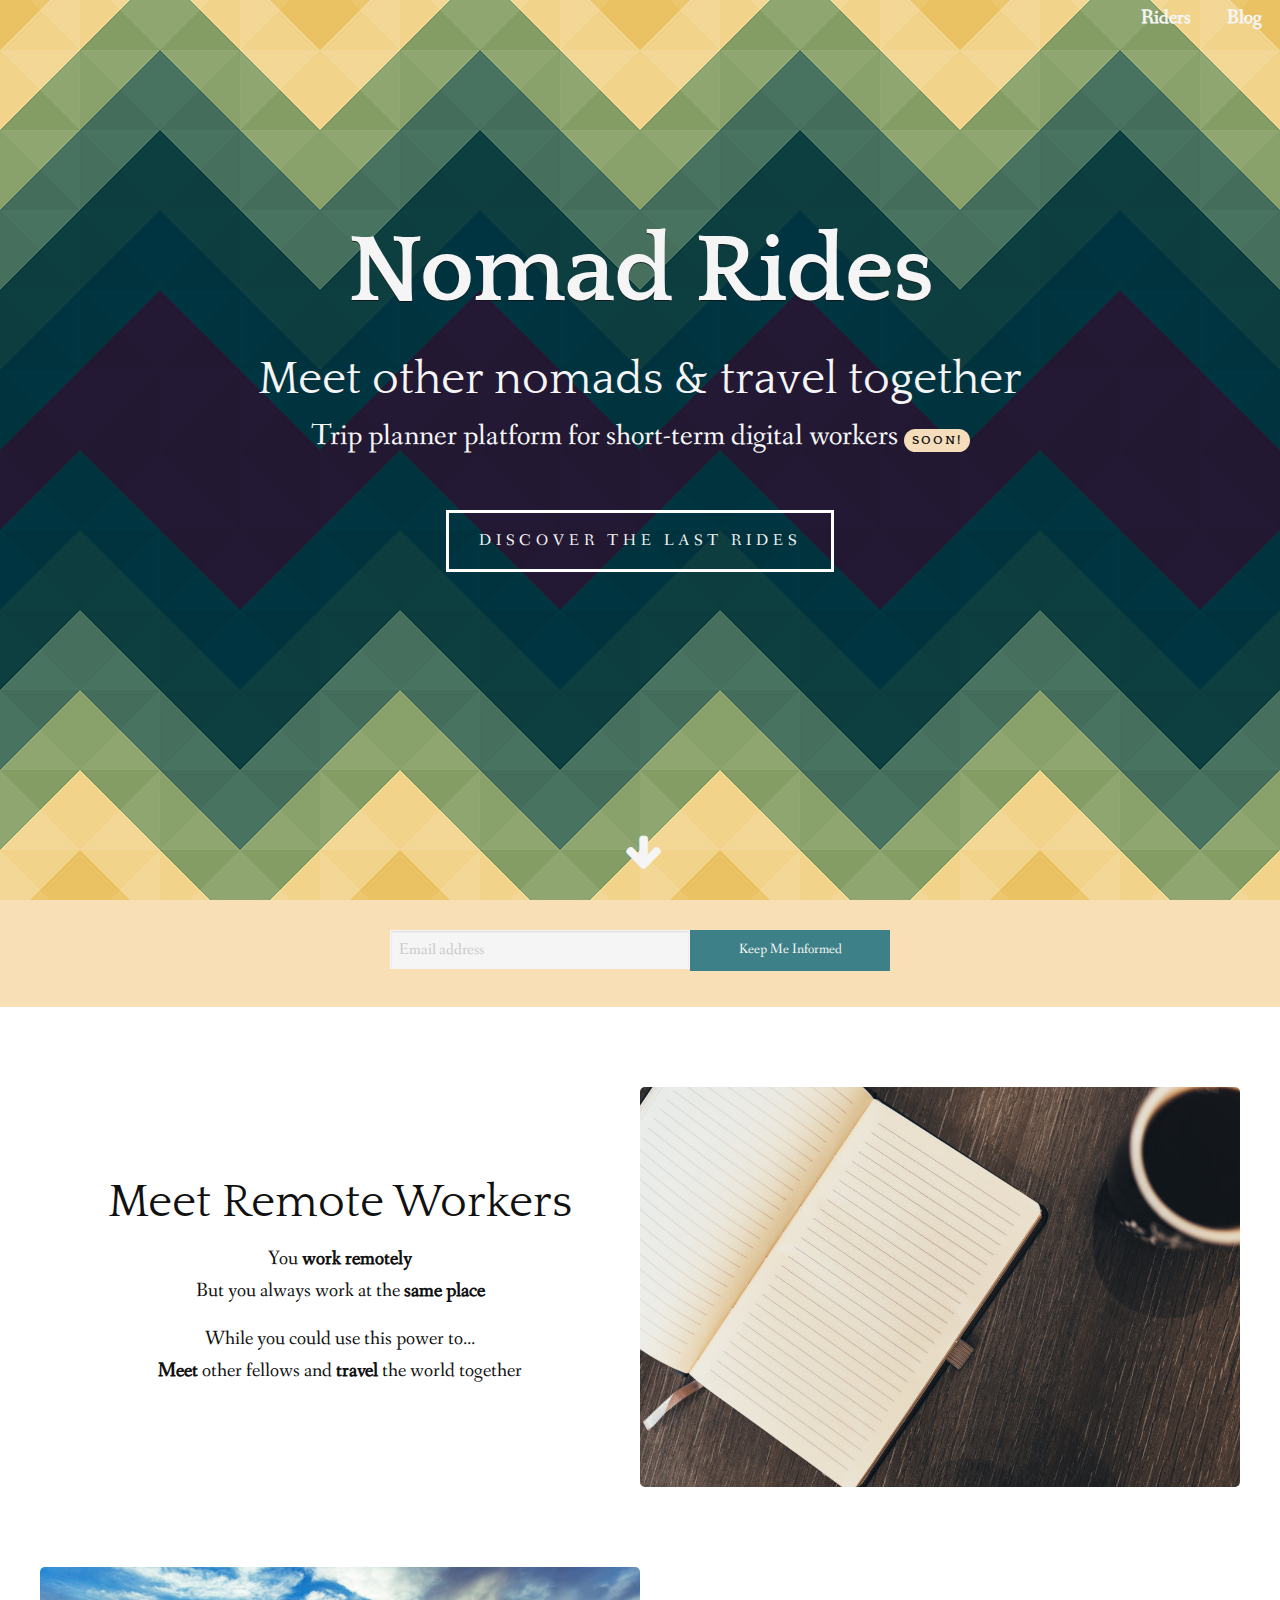
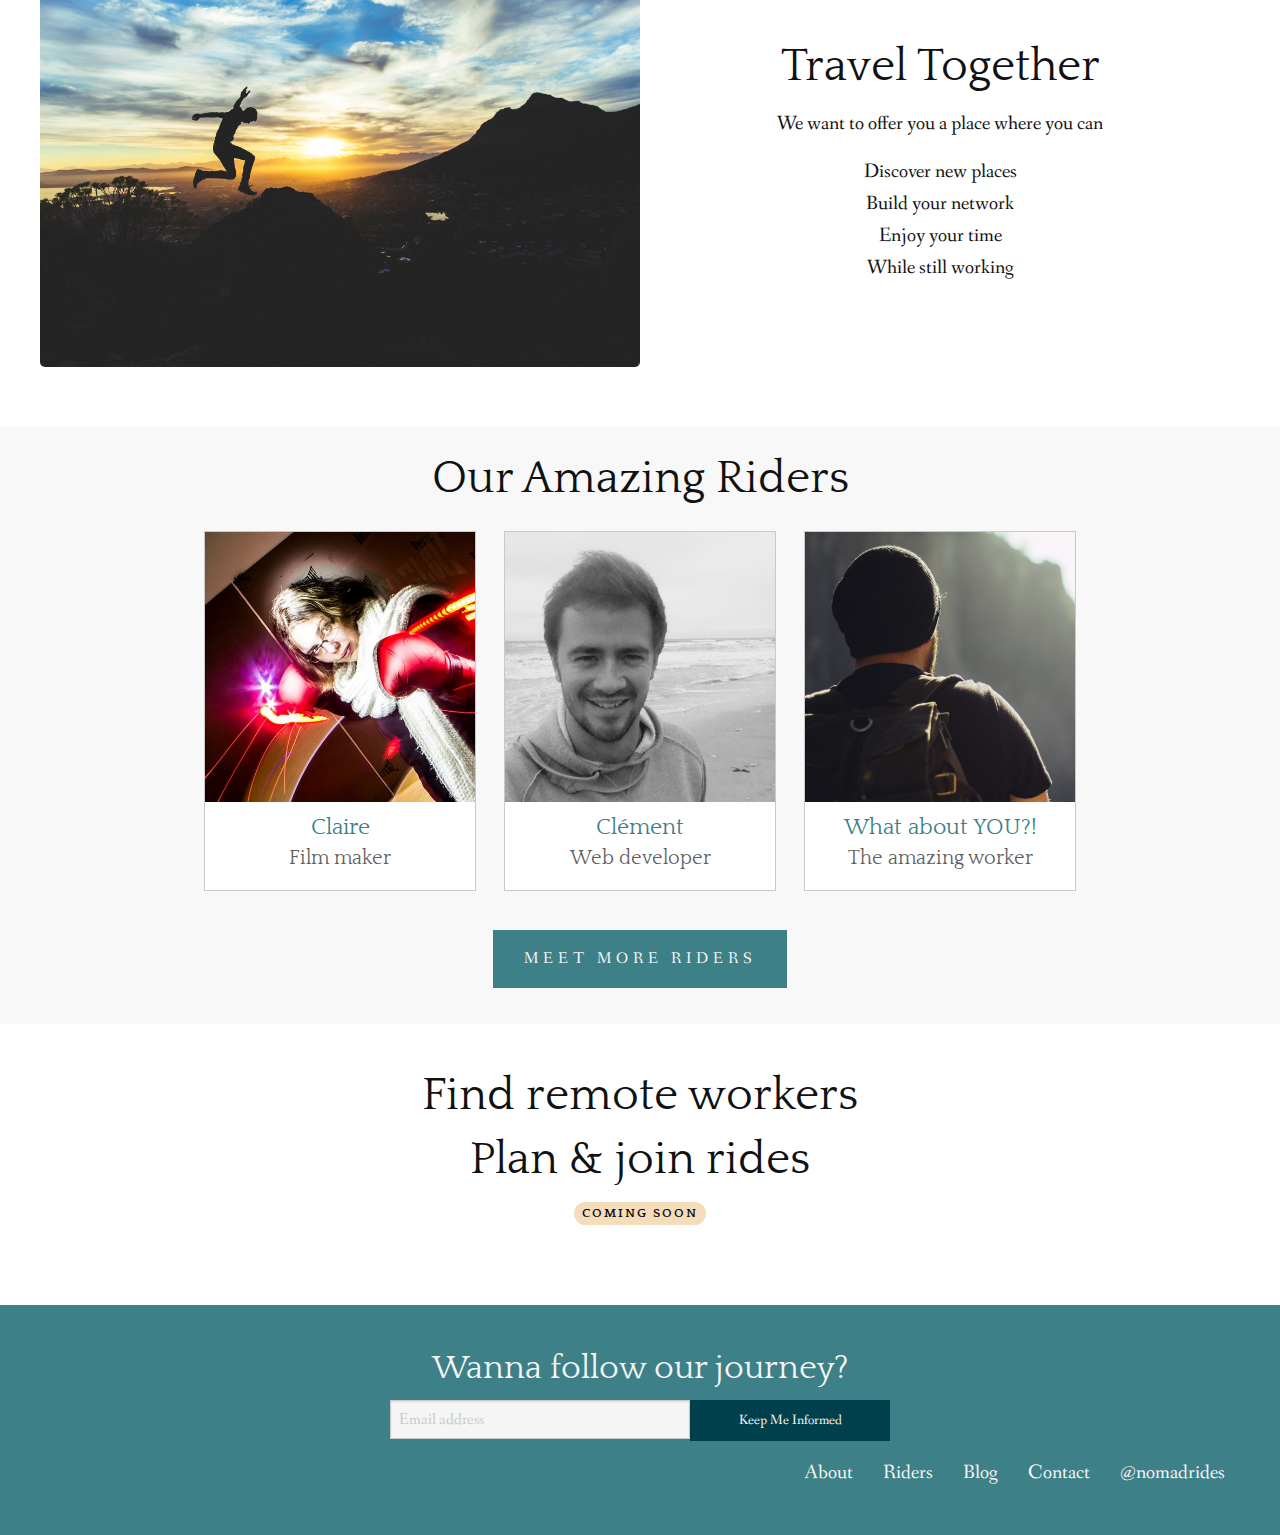
<file: index.html>
<!DOCTYPE html><html><head><link href="/assets/images/logo-75d45f53.jpg" rel=icon type="image/jpg"/><meta charset=utf-8 /><meta content="IE=edge,chrome=1" http-equiv=X-UA-Compatible /><meta content="width=device-width, initial-scale=1.0" name=viewport /><title>Meet nomads and travel together - Nomad Rides</title><meta content="Trip planner platform for short-term digital workers. Propose, join & organise rides with other remote workers." name=description /><meta content="Lille, Nord" name="geo.placename"/><meta content="50.629250;3.057256" name="geo.position"/><meta content=FR-59 name="geo.region"/><meta content="Meet nomads and travel together" itemprop=name /><meta content="Trip planner platform for short-term digital workers. Propose, join & organise rides with other remote workers." itemprop=description /><meta content="http://nomadrides.com/assets/images/home/notebook-02581d99.jpg" itemprop=image /><meta content="Nomad Rides" property="og:site_name"/><meta content="Meet nomads and travel together" property="og:title"/><meta content="Trip planner platform for short-term digital workers. Propose, join & organise rides with other remote workers." property="og:description"/><meta content="http://nomadrides.com/assets/images/home/notebook-02581d99.jpg" property="og:image"/><meta content=website property="og:type"/><meta content="http://nomadrides.com/" property="og:url"/><meta content="Meet nomads and travel together" itemprop=name /><meta content="Trip planner platform for short-term digital workers. Propose, join & organise rides with other remote workers." itemprop=description /><meta content="http://nomadrides.com/assets/images/home/notebook-02581d99.jpg" itemprop=image /><meta content=summary_large_image name="twitter:card"/><meta content="@nomadrides" name="twitter:site"/><meta content="Meet nomads and travel together" name="twitter:title"/><meta content="Trip planner platform for short-term digital workers. Propose, join & organise rides with other remote workers." name="twitter:description"/><meta content="http://nomadrides.com/assets/images/home/notebook-02581d99.jpg" name="twitter:image"/><link href="/blog/feed.xml" rel=alternate title="Nomad Rides" type="application/rss+xml"/><link href="//fonts.googleapis.com/css?family=Quattrocento:400,700|Fanwood+Text" rel=stylesheet /><link href="//maxcdn.bootstrapcdn.com/font-awesome/4.3.0/css/font-awesome.min.css" rel=stylesheet /><link href="/assets/stylesheets/all-450f544a.css" rel=stylesheet /></head><body class="index home--index"><div class=l-hero><div class=top-bar><div class=top-bar-right><ul class="menu align-right"><li><a href="/riders">Riders</a></li><li><a href="/blog">Blog</a></li></ul></div></div><div class="row align-middle baseline"><div class="large-12 columns"><h1>Nomad Rides</h1><h2 class=show-for-medium>Meet other nomads & travel together</h2><p class=sub-baseline>Trip planner platform for short-term digital workers <span class=label-coming-soon>SOON!</span></p><p><a class="button ghost fat" href="/blog">Discover the last rides</a></p></div></div><div class="row show-for-medium"><div class="large-12 columns"><p><a class=learn-more-link href="#pitch"><i class="fa fa-arrow-down"></i></a></p></div></div></div><div class="l-section--intro show-for-medium"><div class=row><div class="small-12 columns newsletter--form"> <div id=mc_embed_signup> <form action="//cecilitse.us10.list-manage.com/subscribe/post?u=f77e0a5b25c5500f2d37c34fe&amp;id=2d41df52e5" method=post id=mc-embedded-subscribe-form name=mc-embedded-subscribe-form class=validate target=_blank novalidate> <div id=mc_embed_signup_scroll> <div class="row collapse large-collapse medium-collapse align-center"> <div class="small-12 medium-3 columns mc-field-group"> <input type=email value="" name=EMAIL class=email id=mce-EMAIL placeholder="Email address"> </div> <div class="small-12 medium-2 columns"> <input type=submit value="Keep Me Informed" name=subscribe id=mc-embedded-subscribe class="button expanded postfix"> </div> </div> <div id=mce-responses class=row> <div class="small-12 columns"> <div class=response id=mce-error-response style="display:none"></div> <div class=response id=mce-success-response style="display:none"></div> </div> </div> <div style="position: absolute; left: -5000px;"><input name=b_f77e0a5b25c5500f2d37c34fe_2d41df52e5 tabindex=-1 value=""></div> </div> </form> </div> </div></div></div><div class=l-section--pitch id=pitch><div class="row collapse l-section--content"><div class="small-12 medium-6 columns"><h2>Meet Remote Workers</h2><ul class=no-bullet><li>You <strong>work remotely</strong></li><li>But you always work at the <strong>same place</strong></li></ul><ul class=no-bullet><li>While you could use this power to...</li><li><strong>Meet </strong>other fellows and <strong>travel </strong>the world together </li></ul></div><div class="small-12 medium-6 columns"><img alt="Remote working in coffee shop" class="image round" src="/assets/images/home/notebook-02581d99.jpg"/></div></div></div><div class=l-section--pitch><div class="row collapse l-section--content"><div class="small-12 medium-6 medium-order-2 columns"><h2>Travel Together</h2><p>We want to offer you a place where you can </p><ul class=no-bullet><li>Discover new places</li><li>Build your network</li><li>Enjoy your time</li><li>While still working</li></ul></div><div class="small-12 medium-6 medium-order-1 columns"><img alt="Travel with remote workers" class="image round" src="/assets/images/home/travel-63aefe9e.jpg"/></div></div></div><div class=l-section--riders id=riders><div class=row><div class="small-12 columns text-center"><h2>Our Amazing Riders</h2></div></div><div class="row align-center"><div class="small-12 medium-4 large-3 columns"><div class=l-rider><div class=biography-container><img alt="Claire Jeandroz, film maker" src="/assets/images/riders/claire-4a7d57e4.jpg"/><div class=biography><p>She launched in 2009 an association dedicated to teaching the art of film making.</p> </div></div><div class=details><h3><a href="http://lesfilmsdesdeuxmains.com/">Claire</a></h3><p class=activity>Film maker</p></div></div></div><div class="small-12 medium-4 large-3 columns"><div class=l-rider><div class=biography-container><img alt="Clément, Le Wagon alumni" src="/assets/images/riders/clement-13271a3b.jpg"/><div class=biography><p>He decided to learn Ruby on Rails and now he is passionated about web development.</p> </div></div><div class=details><h3><a href="http://clemldy.com/">Clément</a></h3><p class=activity>Web developer</p></div></div></div><div class="small-12 medium-4 large-3 columns"><div class=l-rider><div class=biography-container><img alt="Travel with us" src="/assets/images/riders/traveler-e3a00f21.jpg"/><div class=biography><p>Join us in this adventure! </p></div></div><div class=details><h3>What about YOU?!</h3><p class=activity>The amazing worker</p></div></div></div></div><div class=row><div class="small-12 columns text-center"><a class="button fat" href="/riders">Meet more riders</a></div></div></div><div class="row l-section--pitch"><div class="small-12 columns text-center"><p class=vador>Find remote workers <br/>Plan & join rides </p><span class=label-coming-soon>COMING SOON</span></div></div><div class=l-footer><div class=row><div class="small-12 columns newsletter--form"><div class=row><div class="small-12 columns text-center"><p class=maul>Wanna follow our journey?</p></div></div> <div id=mc_embed_signup> <form action="//cecilitse.us10.list-manage.com/subscribe/post?u=f77e0a5b25c5500f2d37c34fe&amp;id=2d41df52e5" method=post id=mc-embedded-subscribe-form name=mc-embedded-subscribe-form class=validate target=_blank novalidate> <div id=mc_embed_signup_scroll> <div class="row collapse large-collapse medium-collapse align-center"> <div class="small-12 medium-3 columns mc-field-group"> <input type=email value="" name=EMAIL class=email id=mce-EMAIL placeholder="Email address"> </div> <div class="small-12 medium-2 columns"> <input type=submit value="Keep Me Informed" name=subscribe id=mc-embedded-subscribe class="button expanded postfix"> </div> </div> <div id=mce-responses class=row> <div class="small-12 columns"> <div class=response id=mce-error-response style="display:none"></div> <div class=response id=mce-success-response style="display:none"></div> </div> </div> <div style="position: absolute; left: -5000px;"><input name=b_f77e0a5b25c5500f2d37c34fe_2d41df52e5 tabindex=-1 value=""></div> </div> </form> </div> </div></div><footer class=row><div class="large-12 columns"><ul class="inline-list text-right"><li><a href="/about.html">About</a></li><li><a href="/riders">Riders</a></li><li><a href="/blog">Blog</a></li><li><a href="#email-protection-url@abznqevqrf.pbz">Contact</a></li><li><a href="https://twitter.com/nomadrides/">@nomadrides</a></li></ul></div></footer></div><script src="/assets/javascripts/all-414a9b36.js"></script> <script src='//s3.amazonaws.com/downloads.mailchimp.com/js/mc-validate.js'></script><script>(function($) {window.fnames = new Array(); window.ftypes = new Array();fnames[0]='EMAIL';ftypes[0]='email';fnames[1]='FNAME';ftypes[1]='text';fnames[2]='LNAME';ftypes[2]='text';}(jQuery));var $mcj = jQuery.noConflict(true);</script> <script src='//s3.amazonaws.com/downloads.mailchimp.com/js/mc-validate.js'></script><script>(function($) {window.fnames = new Array(); window.ftypes = new Array();fnames[0]='EMAIL';ftypes[0]='email';fnames[1]='FNAME';ftypes[1]='text';fnames[2]='LNAME';ftypes[2]='text';}(jQuery));var $mcj = jQuery.noConflict(true);</script> <script type="text/javascript">!function(){try{var a,b,c,d,g=document.getElementsByTagName("a");for(c=0;g.length-c;c++)try{b=g[c].getAttribute("href"),b&&b.indexOf("#email-protection-")>-1&&b.length>19&&(a="",d=19+b.indexOf("#email-protection-"),b.length>d&&(a=b.substr(18).replace(/[a-zA-Z]/g,function(a){return String.fromCharCode(("Z">=a?90:122)>=(a=a.charCodeAt(0)+13)?a:a-26)})),g[c].setAttribute("href","mailto:"+a))}catch(h){}}catch(h){}}();</script>
</body></html>
</file>
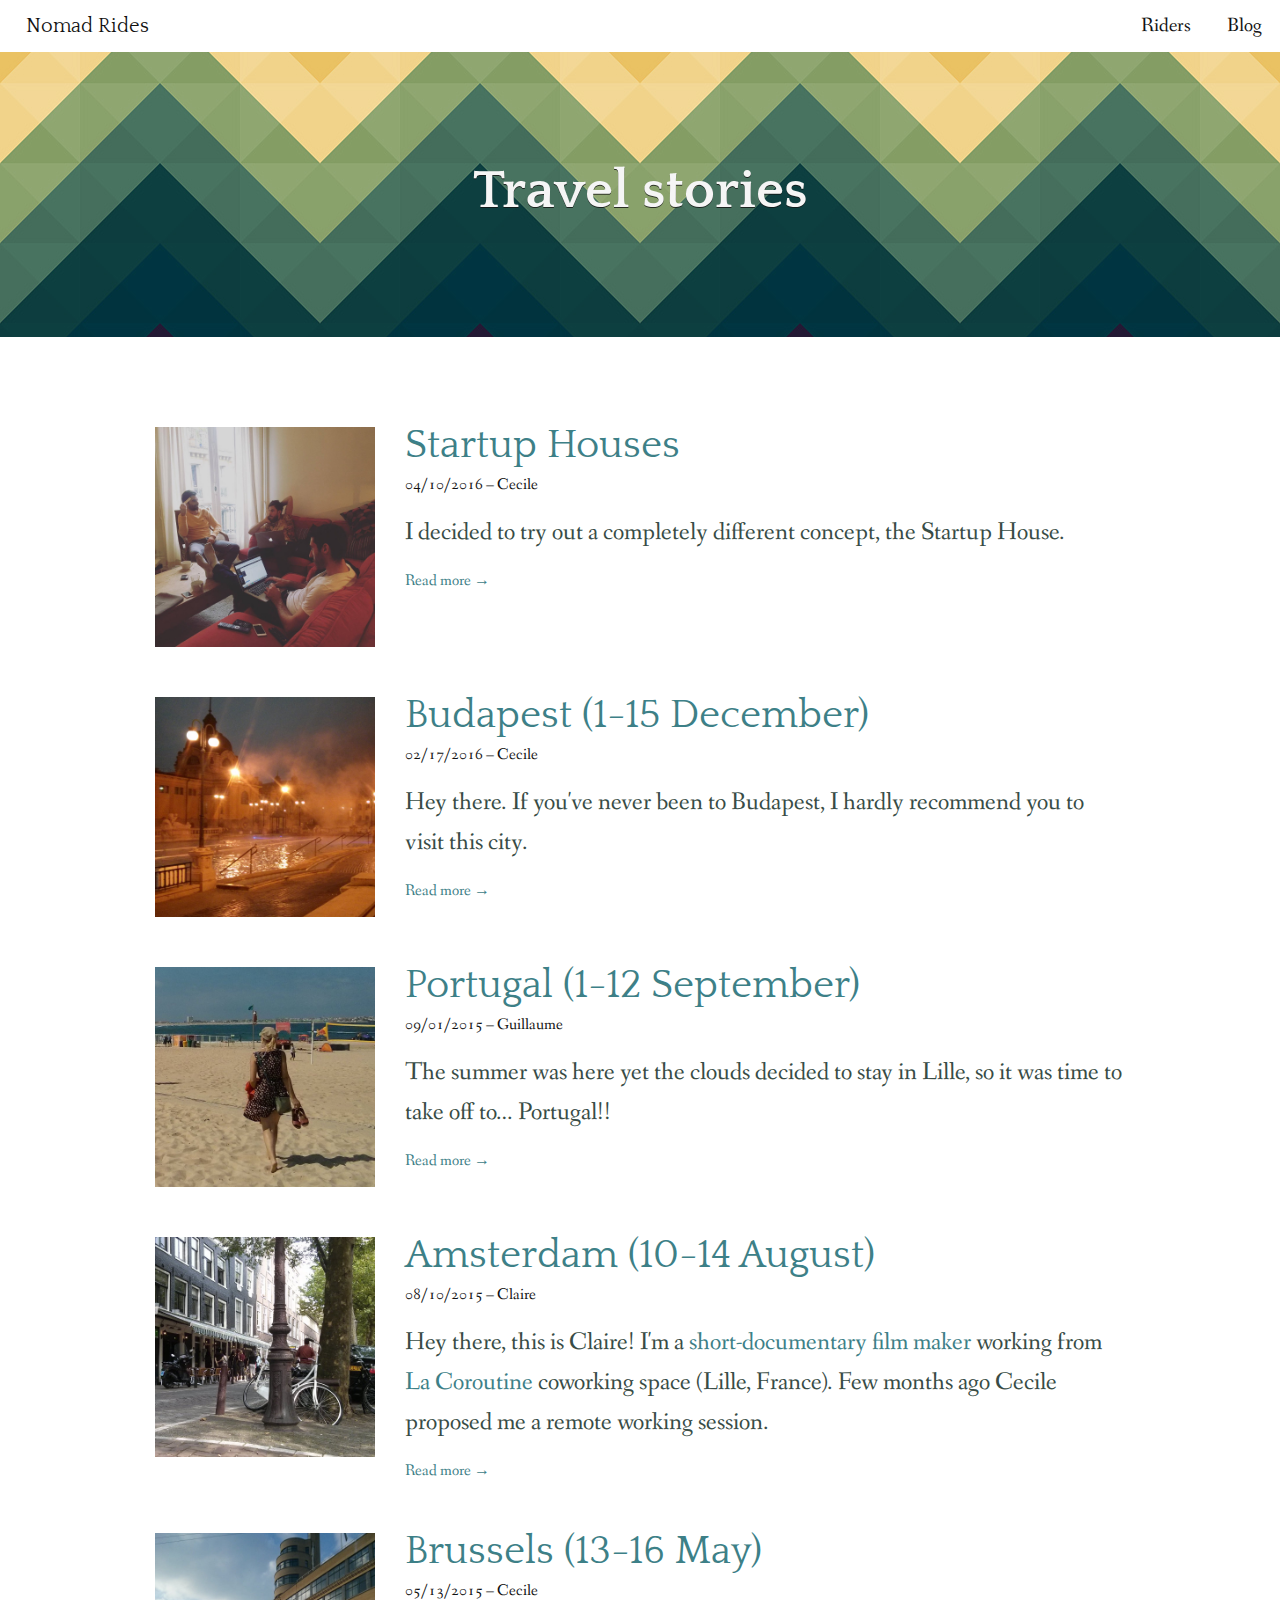
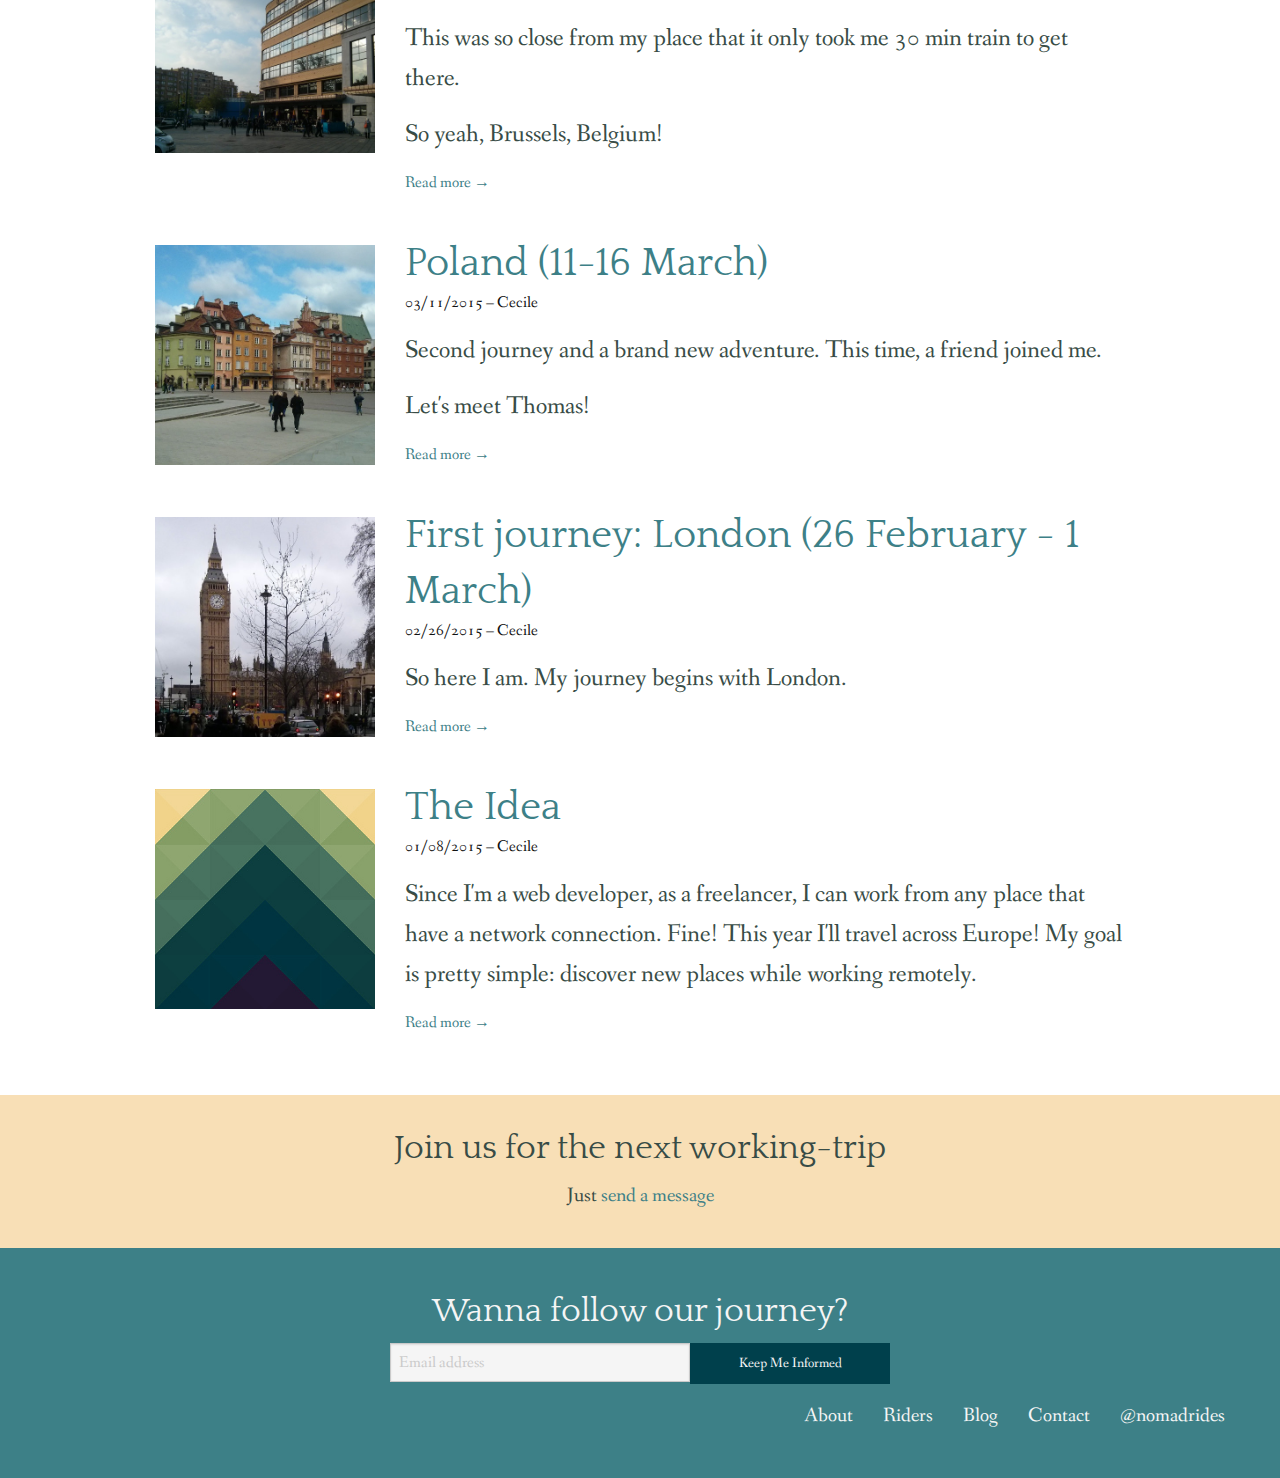
<file: blog/index.html>
<!DOCTYPE html><html><head><link href="/assets/images/logo-75d45f53.jpg" rel=icon type="image/jpg"/><meta charset=utf-8 /><meta content="IE=edge,chrome=1" http-equiv=X-UA-Compatible /><meta content="width=device-width, initial-scale=1.0" name=viewport /><title>All our nomad travel stories - Nomad Rides</title><meta content="Discover all the working destinations we've been so far!" name=description /><meta content="Lille, Nord" name="geo.placename"/><meta content="50.629250;3.057256" name="geo.position"/><meta content=FR-59 name="geo.region"/><meta content="All our nomad travel stories" itemprop=name /><meta content="Discover all the working destinations we've been so far!" itemprop=description /><meta content="http://nomadrides.com/assets/images/logo-75d45f53.jpg" itemprop=image /><meta content="Nomad Rides" property="og:site_name"/><meta content="All our nomad travel stories" property="og:title"/><meta content="Discover all the working destinations we've been so far!" property="og:description"/><meta content="http://nomadrides.com/assets/images/logo-75d45f53.jpg" property="og:image"/><meta content=website property="og:type"/><meta content="http://nomadrides.com/blog/" property="og:url"/><meta content="All our nomad travel stories" itemprop=name /><meta content="Discover all the working destinations we've been so far!" itemprop=description /><meta content="http://nomadrides.com/assets/images/logo-75d45f53.jpg" itemprop=image /><meta content=summary_large_image name="twitter:card"/><meta content="@nomadrides" name="twitter:site"/><meta content="All our nomad travel stories" name="twitter:title"/><meta content="Discover all the working destinations we've been so far!" name="twitter:description"/><meta content="http://nomadrides.com/assets/images/logo-75d45f53.jpg" name="twitter:image"/><link href="/blog/feed.xml" rel=alternate title="Nomad Rides" type="application/rss+xml"/><link href="//fonts.googleapis.com/css?family=Quattrocento:400,700|Fanwood+Text" rel=stylesheet /><link href="//maxcdn.bootstrapcdn.com/font-awesome/4.3.0/css/font-awesome.min.css" rel=stylesheet /><link href="/assets/stylesheets/all-450f544a.css" rel=stylesheet /><link rel=alternate type="application/atom+xml" title="Atom Feed" href="/blog/feed.xml"/></head><body class="blog blog_index "><div class=l-navbar><div class=top-bar><div class=top-bar-left><ul class="dropdown menu" data-dropdown-menu=""><li class=menu-text><a class="title acolyte" href="/">Nomad Rides</a></li></ul></div><div class=top-bar-right><span data-hide-for=medium data-responsive-toggle=responsive-menu><button class="menu-icon dark" data-toggle="" type=button></button></span><ul class="menu show-for-medium"><li><a class="name acolyte" href="/riders">Riders</a></li><li><a class="name acolyte" href="/blog">Blog</a></li></ul></div></div><div class=show-for-small-only id=responsive-menu><div class=row><ul class=menu><li><a class="name acolyte" href="/riders">Riders</a></li><li><a class="name acolyte" href="/blog">Blog</a></li></ul></div></div></div><div class=l-banner><div class=row><div class="small-12 columns"><h1>Travel stories</h1></div></div></div><div class="l-page l-blog-article"><div class="row align-center"><div class="small-12 medium-10 columns"><div class=row><div class="small-12 columns"><div class=row><div class="small-12 medium-3 columns l-blog-cover"><img alt="Startup Houses" src="/assets/images/blog/articles/2016-04-10-startup-house/working-from-living-room-a9e54e49.jpg"/></div><div class="small-12 medium-9 columns"><h2><a href="/blog/2016-04-10-startup-house.html">Startup Houses</a></h2><time datetime="2016-04-10 00:00:00 +0200" pubdate="">04/10/2016 </time>– <span class=l-blog-author>Cecile </span><p><p>I decided to try out a completely different concept, the Startup House. </p><a href="/blog/2016-04-10-startup-house.html">Read more →</a></div></div><div class=row><div class="small-12 medium-3 columns l-blog-cover"><img alt="Budapest (1-15 December)" src="/assets/images/blog/articles/2016-02-17-budapest/budapest-therms-ff732259.jpg"/></div><div class="small-12 medium-9 columns"><h2><a href="/blog/2016-02-17-budapest.html">Budapest (1-15 December)</a></h2><time datetime="2016-02-17 00:00:00 +0100" pubdate="">02/17/2016 </time>– <span class=l-blog-author>Cecile </span><p><p>Hey there. If you've never been to Budapest, I hardly recommend you to visit this city. </p><a href="/blog/2016-02-17-budapest.html">Read more →</a></div></div><div class=row><div class="small-12 medium-3 columns l-blog-cover"><img alt="Portugal (1-12 September)" src="/assets/images/blog/articles/2015-09-01-portugal/baleal-beach-0926d389.jpg"/></div><div class="small-12 medium-9 columns"><h2><a href="/blog/2015-09-01-portugal.html">Portugal (1-12 September)</a></h2><time datetime="2015-09-01 00:00:00 +0200" pubdate="">09/01/2015 </time>– <span class=l-blog-author>Guillaume </span><p><p>The summer was here yet the clouds decided to stay in Lille, so it was time to take off to… Portugal!! </p><a href="/blog/2015-09-01-portugal.html">Read more →</a></div></div><div class=row><div class="small-12 medium-3 columns l-blog-cover"><img alt="Amsterdam (10-14 August)" src="/assets/images/blog/articles/2015-08-10-amsterdam/amsterdam-streets-b28818bd.jpg"/></div><div class="small-12 medium-9 columns"><h2><a href="/blog/2015-08-10-amsterdam.html">Amsterdam (10-14 August)</a></h2><time datetime="2015-08-10 00:00:00 +0200" pubdate="">08/10/2015 </time>– <span class=l-blog-author>Claire </span><p><p>Hey there, this is Claire! I'm a <a href="http://www.lesfilmsdesdeuxmains.com/">short-documentary film maker</a> working from <a href="http://lacoroutine.org/">La Coroutine</a> coworking space (Lille, France). Few months ago Cecile proposed me a remote working session. </p><a href="/blog/2015-08-10-amsterdam.html">Read more →</a></div></div><div class=row><div class="small-12 medium-3 columns l-blog-cover"><img alt="Brussels (13-16 May)" src="/assets/images/blog/articles/2015-05-13-brussels/brussels-flagey-building-c5664ff9.jpg"/></div><div class="small-12 medium-9 columns"><h2><a href="/blog/2015-05-13-brussels.html">Brussels (13-16 May)</a></h2><time datetime="2015-05-13 00:00:00 +0200" pubdate="">05/13/2015 </time>– <span class=l-blog-author>Cecile </span><p><p>This was so close from my place that it only took me 30 min train to get there.</p> <p>So yeah, Brussels, Belgium!</p> <p></p><a href="/blog/2015-05-13-brussels.html">Read more →</a></div></div><div class=row><div class="small-12 medium-3 columns l-blog-cover"><img alt="Poland (11-16 March)" src="/assets/images/blog/articles/2015-03-11-poland/visiting-warsaw-a2307819.jpg"/></div><div class="small-12 medium-9 columns"><h2><a href="/blog/2015-03-11-poland.html">Poland (11-16 March)</a></h2><time datetime="2015-03-11 00:00:00 +0100" pubdate="">03/11/2015 </time>– <span class=l-blog-author>Cecile </span><p><p>Second journey and a brand new adventure. This time, a friend joined me.</p> <p>Let's meet Thomas!</p> <p></p><a href="/blog/2015-03-11-poland.html">Read more →</a></div></div><div class=row><div class="small-12 medium-3 columns l-blog-cover"><img alt="First journey: London (26 February - 1 March)" src="/assets/images/blog/articles/2015-02-26-london/london-big-ben-8e7b96dc.jpg"/></div><div class="small-12 medium-9 columns"><h2><a href="/blog/2015-02-26-london.html">First journey: London (26 February - 1 March)</a></h2><time datetime="2015-02-26 00:00:00 +0100" pubdate="">02/26/2015 </time>– <span class=l-blog-author>Cecile </span><p><p>So here I am. My journey begins with London.</p> <p></p><a href="/blog/2015-02-26-london.html">Read more →</a></div></div><div class=row><div class="small-12 medium-3 columns l-blog-cover"><img alt="The Idea" src="/assets/images/blog/default_cover-75d45f53.jpg"/></div><div class="small-12 medium-9 columns"><h2><a href="/blog/2015-01-08-the-idea.html">The Idea</a></h2><time datetime="2015-01-08 00:00:00 +0100" pubdate="">01/08/2015 </time>– <span class=l-blog-author>Cecile </span><p><p>Since I'm a web developer, as a freelancer, I can work from any place that have a network connection. Fine! This year I'll travel across Europe! My goal is pretty simple: discover new places while working remotely.</p> <p></p><a href="/blog/2015-01-08-the-idea.html">Read more →</a></div></div></div></div></div></div></div><div class=l-blog-join-me><div class=row><div class="smal-12 columns"><p class=maul>Join us for the next working-trip</p><p>Just <a href="#email-protection-url@abznqevqrf.pbz">send a message</a></p></div></div></div><div class=l-footer><div class=row><div class="small-12 columns newsletter--form"><div class=row><div class="small-12 columns text-center"><p class=maul>Wanna follow our journey?</p></div></div> <div id=mc_embed_signup> <form action="//cecilitse.us10.list-manage.com/subscribe/post?u=f77e0a5b25c5500f2d37c34fe&amp;id=2d41df52e5" method=post id=mc-embedded-subscribe-form name=mc-embedded-subscribe-form class=validate target=_blank novalidate> <div id=mc_embed_signup_scroll> <div class="row collapse large-collapse medium-collapse align-center"> <div class="small-12 medium-3 columns mc-field-group"> <input type=email value="" name=EMAIL class=email id=mce-EMAIL placeholder="Email address"> </div> <div class="small-12 medium-2 columns"> <input type=submit value="Keep Me Informed" name=subscribe id=mc-embedded-subscribe class="button expanded postfix"> </div> </div> <div id=mce-responses class=row> <div class="small-12 columns"> <div class=response id=mce-error-response style="display:none"></div> <div class=response id=mce-success-response style="display:none"></div> </div> </div> <div style="position: absolute; left: -5000px;"><input name=b_f77e0a5b25c5500f2d37c34fe_2d41df52e5 tabindex=-1 value=""></div> </div> </form> </div> </div></div><footer class=row><div class="large-12 columns"><ul class="inline-list text-right"><li><a href="/about.html">About</a></li><li><a href="/riders">Riders</a></li><li><a href="/blog">Blog</a></li><li><a href="#email-protection-url@abznqevqrf.pbz">Contact</a></li><li><a href="https://twitter.com/nomadrides/">@nomadrides</a></li></ul></div></footer></div><script src="/assets/javascripts/all-414a9b36.js"></script> <script src='//s3.amazonaws.com/downloads.mailchimp.com/js/mc-validate.js'></script><script>(function($) {window.fnames = new Array(); window.ftypes = new Array();fnames[0]='EMAIL';ftypes[0]='email';fnames[1]='FNAME';ftypes[1]='text';fnames[2]='LNAME';ftypes[2]='text';}(jQuery));var $mcj = jQuery.noConflict(true);</script> <script type="text/javascript">!function(){try{var a,b,c,d,g=document.getElementsByTagName("a");for(c=0;g.length-c;c++)try{b=g[c].getAttribute("href"),b&&b.indexOf("#email-protection-")>-1&&b.length>19&&(a="",d=19+b.indexOf("#email-protection-"),b.length>d&&(a=b.substr(18).replace(/[a-zA-Z]/g,function(a){return String.fromCharCode(("Z">=a?90:122)>=(a=a.charCodeAt(0)+13)?a:a-26)})),g[c].setAttribute("href","mailto:"+a))}catch(h){}}catch(h){}}();</script>
</body></html>
</file>
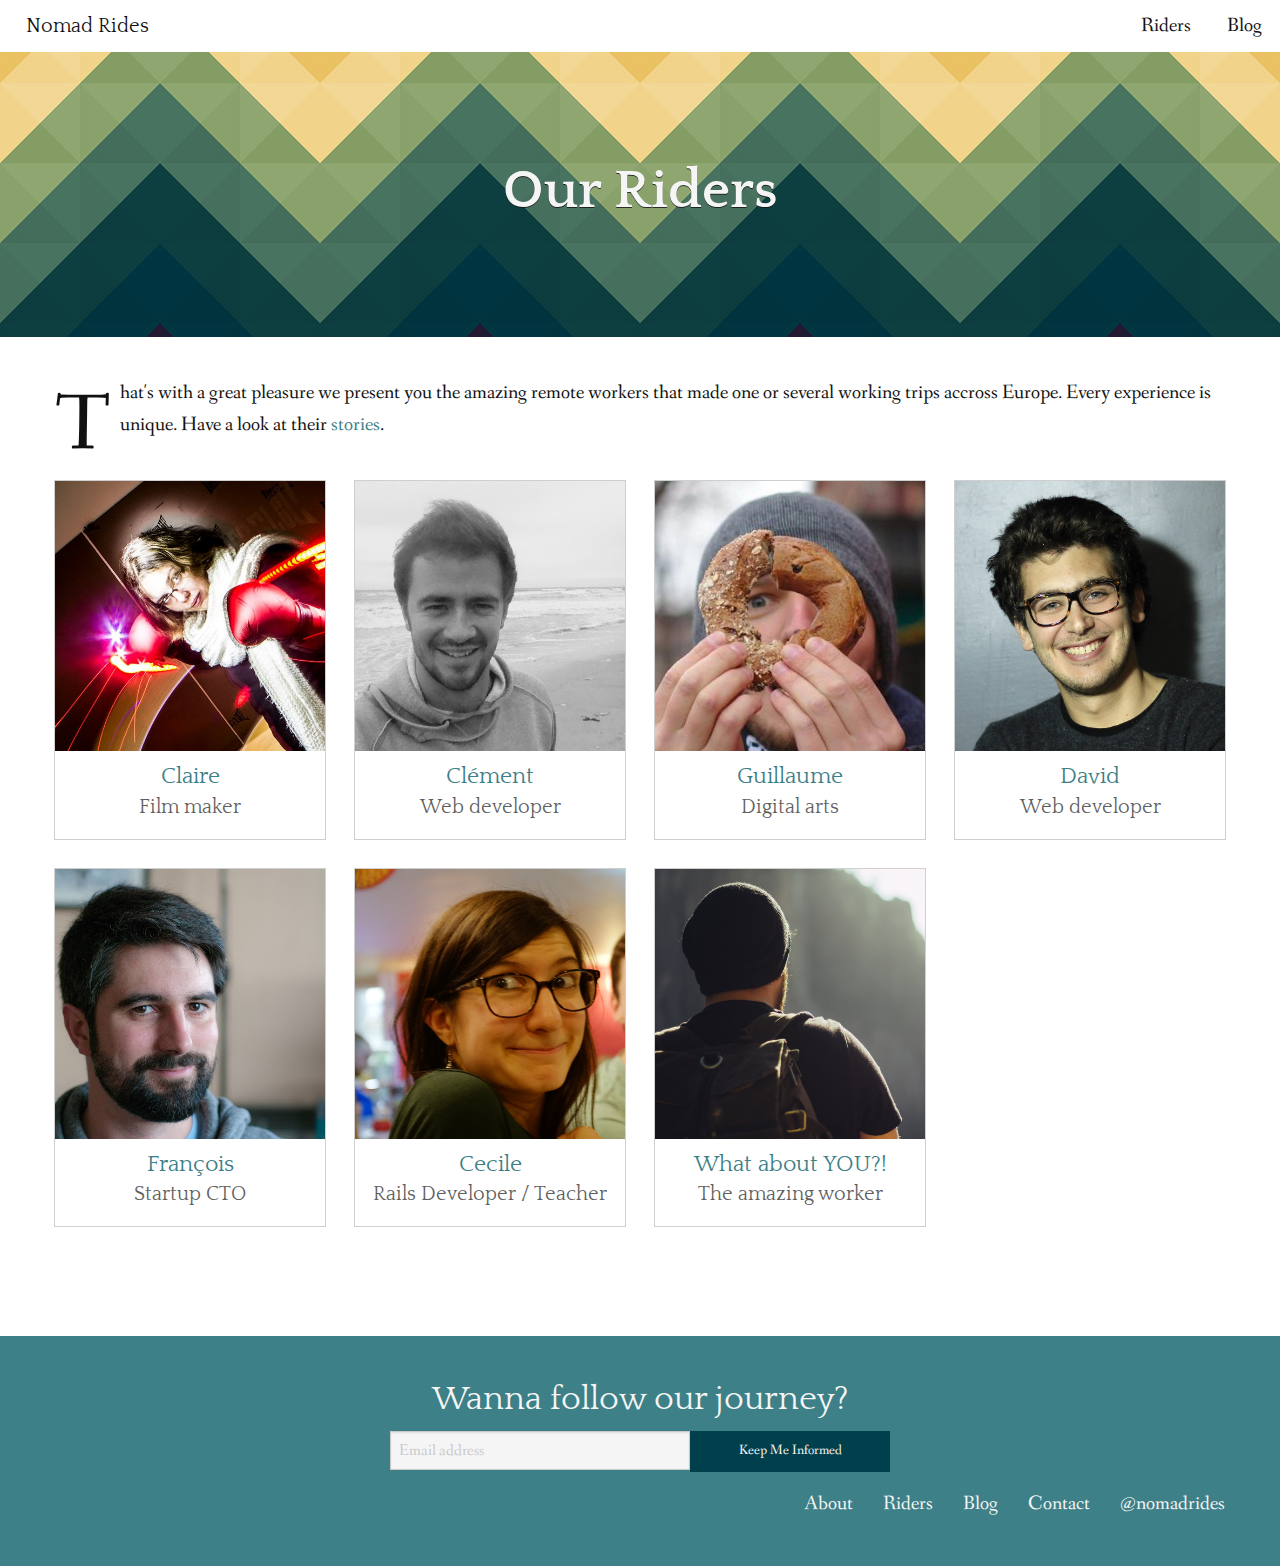
<file: riders/index.html>
<!DOCTYPE html><html><head><link href="/assets/images/logo-75d45f53.jpg" rel=icon type="image/jpg"/><meta charset=utf-8 /><meta content="IE=edge,chrome=1" http-equiv=X-UA-Compatible /><meta content="width=device-width, initial-scale=1.0" name=viewport /><title>Amazing people that work remotely from new places. - Nomad Rides</title><meta content="Meet all the workers that once tried remote working travels." name=description /><meta content="Lille, Nord" name="geo.placename"/><meta content="50.629250;3.057256" name="geo.position"/><meta content=FR-59 name="geo.region"/><meta content="Amazing people that work remotely from new places." itemprop=name /><meta content="Meet all the workers that once tried remote working travels." itemprop=description /><meta content="http://nomadrides.com/assets/images/riders/on-the-rails-to-4e77017b.jpg" itemprop=image /><meta content="Nomad Rides" property="og:site_name"/><meta content="Amazing people that work remotely from new places." property="og:title"/><meta content="Meet all the workers that once tried remote working travels." property="og:description"/><meta content="http://nomadrides.com/assets/images/riders/on-the-rails-to-4e77017b.jpg" property="og:image"/><meta content=website property="og:type"/><meta content="http://nomadrides.com/riders/" property="og:url"/><meta content="Amazing people that work remotely from new places." itemprop=name /><meta content="Meet all the workers that once tried remote working travels." itemprop=description /><meta content="http://nomadrides.com/assets/images/riders/on-the-rails-to-4e77017b.jpg" itemprop=image /><meta content=summary_large_image name="twitter:card"/><meta content="@nomadrides" name="twitter:site"/><meta content="Amazing people that work remotely from new places." name="twitter:title"/><meta content="Meet all the workers that once tried remote working travels." name="twitter:description"/><meta content="http://nomadrides.com/assets/images/riders/on-the-rails-to-4e77017b.jpg" name="twitter:image"/><link href="/blog/feed.xml" rel=alternate title="Nomad Rides" type="application/rss+xml"/><link href="//fonts.googleapis.com/css?family=Quattrocento:400,700|Fanwood+Text" rel=stylesheet /><link href="//maxcdn.bootstrapcdn.com/font-awesome/4.3.0/css/font-awesome.min.css" rel=stylesheet /><link href="/assets/stylesheets/all-450f544a.css" rel=stylesheet /></head><body class="riders riders_index "><div class=l-navbar><div class=top-bar><div class=top-bar-left><ul class="dropdown menu" data-dropdown-menu=""><li class=menu-text><a class="title acolyte" href="/">Nomad Rides</a></li></ul></div><div class=top-bar-right><span data-hide-for=medium data-responsive-toggle=responsive-menu><button class="menu-icon dark" data-toggle="" type=button></button></span><ul class="menu show-for-medium"><li><a class="name acolyte" href="/riders">Riders</a></li><li><a class="name acolyte" href="/blog">Blog</a></li></ul></div></div><div class=show-for-small-only id=responsive-menu><div class=row><ul class=menu><li><a class="name acolyte" href="/riders">Riders</a></li><li><a class="name acolyte" href="/blog">Blog</a></li></ul></div></div></div><div class=l-banner><div class=row><div class="small-12 columns"><h1>Our Riders</h1></div></div></div><div class=l-page><div class=row><div class="medium-12 columns"><p class=l-riders--intro>That's with a great pleasure we present you the amazing remote workers that made one or several working trips accross Europe. Every experience is unique. Have a look at their <a href="/blog">stories</a>. </p></div></div><div class=row><div class="small-12 medium-6 large-3 columns"><div class=l-rider><div class=biography-container><img alt="Claire Jeandroz, film maker" src="/assets/images/riders/claire-4a7d57e4.jpg"/><div class=biography><p>She launched in 2009 an association dedicated to teaching the art of film making.</p> </div></div><div class=details><h3><a href="http://lesfilmsdesdeuxmains.com/">Claire</a></h3><p class=activity>Film maker</p></div></div></div><div class="small-12 medium-6 large-3 columns"><div class=l-rider><div class=biography-container><img alt="Clément, Le Wagon alumni" src="/assets/images/riders/clement-13271a3b.jpg"/><div class=biography><p>He decided to learn Ruby on Rails and now he is passionated about web development.</p> </div></div><div class=details><h3><a href="http://clemldy.com/">Clément</a></h3><p class=activity>Web developer</p></div></div></div><div class="small-12 medium-6 large-3 columns"><div class=l-rider><div class=biography-container><img alt="Guillaume, digital arts" src="/assets/images/riders/guillaume-a678d5c0.jpg"/><div class=biography><p>Backpacker, traveler, he also co-founded La Coroutine, coworking space in Lille, France.</p> </div></div><div class=details><h3><a href="http://lacoroutine.org/en.html">Guillaume</a></h3><p class=activity>Digital arts</p></div></div></div><div class="small-12 medium-6 large-3 columns"><div class=l-rider><div class=biography-container><img alt="David, Le Wagon alumni" src="/assets/images/riders/david-1062bf4e.jpg"/><div class=biography><p>Learned how to code & launched a web app that helps judges to manage tennis tournaments.</p> </div></div><div class=details><h3><a href="http://www.wetennis.fr/">David</a></h3><p class=activity>Web developer</p></div></div></div><div class="small-12 medium-6 large-3 columns"><div class=l-rider><div class=biography-container><img alt="François, Talkus co-founder" src="/assets/images/riders/francois-91da9a14.jpg"/><div class=biography><p>He co-founded Talkus, an embedded website chat tool connected to Slack.</p> </div></div><div class=details><h3><a href="https://www.talkus.io/">François</a></h3><p class=activity>Startup CTO</p></div></div></div><div class="small-12 medium-6 large-3 columns"><div class=l-rider><div class=biography-container><img alt="Cecile, remote working addict" src="/assets/images/riders/cecile-35c6ed71.jpg"/><div class=biography><p>Cecile is visiting Europe while working remotely for her clients. She decided to get on board folks in her trips! </p> </div></div><div class=details><h3><a href="http://cecilitse.org/">Cecile</a></h3><p class=activity>Rails Developer / Teacher</p></div></div></div><div class="small-12 medium-6 large-3 columns"><div class=l-rider><div class=biography-container><img alt="Travel with us" src="/assets/images/riders/traveler-e3a00f21.jpg"/><div class=biography><p>Join us in this adventure! </p></div></div><div class=details><h3>What about YOU?!</h3><p class=activity>The amazing worker</p></div></div></div></div></div><div class=l-footer><div class=row><div class="small-12 columns newsletter--form"><div class=row><div class="small-12 columns text-center"><p class=maul>Wanna follow our journey?</p></div></div> <div id=mc_embed_signup> <form action="//cecilitse.us10.list-manage.com/subscribe/post?u=f77e0a5b25c5500f2d37c34fe&amp;id=2d41df52e5" method=post id=mc-embedded-subscribe-form name=mc-embedded-subscribe-form class=validate target=_blank novalidate> <div id=mc_embed_signup_scroll> <div class="row collapse large-collapse medium-collapse align-center"> <div class="small-12 medium-3 columns mc-field-group"> <input type=email value="" name=EMAIL class=email id=mce-EMAIL placeholder="Email address"> </div> <div class="small-12 medium-2 columns"> <input type=submit value="Keep Me Informed" name=subscribe id=mc-embedded-subscribe class="button expanded postfix"> </div> </div> <div id=mce-responses class=row> <div class="small-12 columns"> <div class=response id=mce-error-response style="display:none"></div> <div class=response id=mce-success-response style="display:none"></div> </div> </div> <div style="position: absolute; left: -5000px;"><input name=b_f77e0a5b25c5500f2d37c34fe_2d41df52e5 tabindex=-1 value=""></div> </div> </form> </div> </div></div><footer class=row><div class="large-12 columns"><ul class="inline-list text-right"><li><a href="/about.html">About</a></li><li><a href="/riders">Riders</a></li><li><a href="/blog">Blog</a></li><li><a href="#email-protection-url@abznqevqrf.pbz">Contact</a></li><li><a href="https://twitter.com/nomadrides/">@nomadrides</a></li></ul></div></footer></div><script src="/assets/javascripts/all-414a9b36.js"></script> <script src='//s3.amazonaws.com/downloads.mailchimp.com/js/mc-validate.js'></script><script>(function($) {window.fnames = new Array(); window.ftypes = new Array();fnames[0]='EMAIL';ftypes[0]='email';fnames[1]='FNAME';ftypes[1]='text';fnames[2]='LNAME';ftypes[2]='text';}(jQuery));var $mcj = jQuery.noConflict(true);</script> <script type="text/javascript">!function(){try{var a,b,c,d,g=document.getElementsByTagName("a");for(c=0;g.length-c;c++)try{b=g[c].getAttribute("href"),b&&b.indexOf("#email-protection-")>-1&&b.length>19&&(a="",d=19+b.indexOf("#email-protection-"),b.length>d&&(a=b.substr(18).replace(/[a-zA-Z]/g,function(a){return String.fromCharCode(("Z">=a?90:122)>=(a=a.charCodeAt(0)+13)?a:a-26)})),g[c].setAttribute("href","mailto:"+a))}catch(h){}}catch(h){}}();</script>
</body></html>
</file>
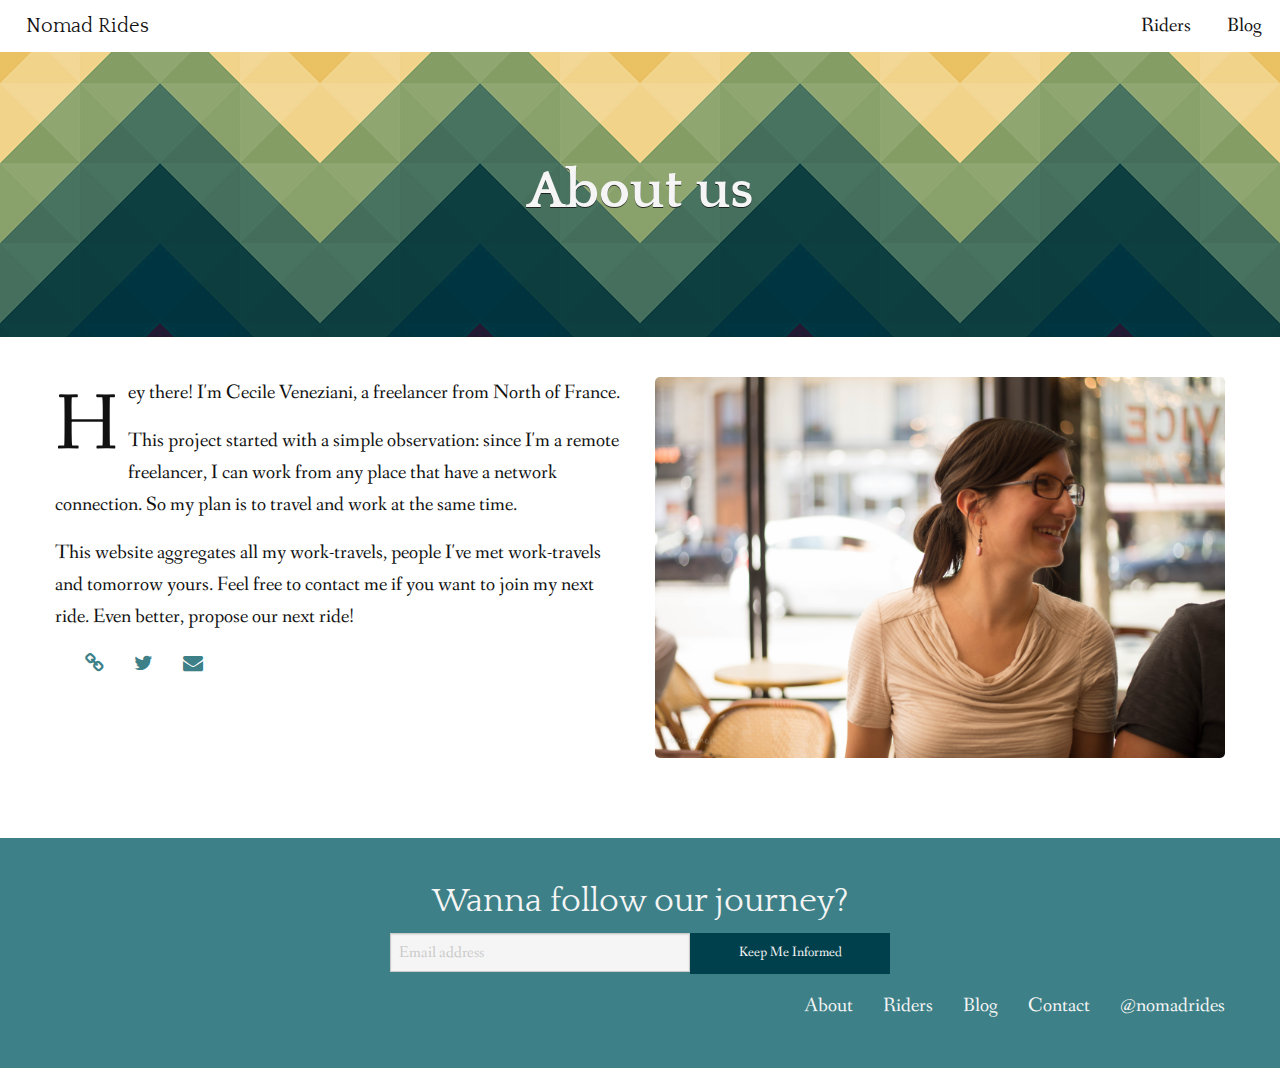
<file: about.html>
<!DOCTYPE html><html><head><link href="/assets/images/logo-75d45f53.jpg" rel=icon type="image/jpg"/><meta charset=utf-8 /><meta content="IE=edge,chrome=1" http-equiv=X-UA-Compatible /><meta content="width=device-width, initial-scale=1.0" name=viewport /><title>Why traveling together - Nomad Rides</title><meta content="Meet Cecile and join her for the next remote working session because you only need a laptop and internet." name=description /><meta content="Lille, Nord" name="geo.placename"/><meta content="50.629250;3.057256" name="geo.position"/><meta content=FR-59 name="geo.region"/><meta content="Why traveling together" itemprop=name /><meta content="Meet Cecile and join her for the next remote working session because you only need a laptop and internet." itemprop=description /><meta content="http://nomadrides.com/assets/images/about/cecile-715e38b9.jpg" itemprop=image /><meta content="Nomad Rides" property="og:site_name"/><meta content="Why traveling together" property="og:title"/><meta content="Meet Cecile and join her for the next remote working session because you only need a laptop and internet." property="og:description"/><meta content="http://nomadrides.com/assets/images/about/cecile-715e38b9.jpg" property="og:image"/><meta content=website property="og:type"/><meta content="http://nomadrides.com/about.html" property="og:url"/><meta content="Why traveling together" itemprop=name /><meta content="Meet Cecile and join her for the next remote working session because you only need a laptop and internet." itemprop=description /><meta content="http://nomadrides.com/assets/images/about/cecile-715e38b9.jpg" itemprop=image /><meta content=summary_large_image name="twitter:card"/><meta content="@nomadrides" name="twitter:site"/><meta content="Why traveling together" name="twitter:title"/><meta content="Meet Cecile and join her for the next remote working session because you only need a laptop and internet." name="twitter:description"/><meta content="http://nomadrides.com/assets/images/about/cecile-715e38b9.jpg" name="twitter:image"/><link href="/blog/feed.xml" rel=alternate title="Nomad Rides" type="application/rss+xml"/><link href="//fonts.googleapis.com/css?family=Quattrocento:400,700|Fanwood+Text" rel=stylesheet /><link href="//maxcdn.bootstrapcdn.com/font-awesome/4.3.0/css/font-awesome.min.css" rel=stylesheet /><link href="/assets/stylesheets/all-450f544a.css" rel=stylesheet /></head><body class="about "><div class=l-navbar><div class=top-bar><div class=top-bar-left><ul class="dropdown menu" data-dropdown-menu=""><li class=menu-text><a class="title acolyte" href="/">Nomad Rides</a></li></ul></div><div class=top-bar-right><span data-hide-for=medium data-responsive-toggle=responsive-menu><button class="menu-icon dark" data-toggle="" type=button></button></span><ul class="menu show-for-medium"><li><a class="name acolyte" href="/riders">Riders</a></li><li><a class="name acolyte" href="/blog">Blog</a></li></ul></div></div><div class=show-for-small-only id=responsive-menu><div class=row><ul class=menu><li><a class="name acolyte" href="/riders">Riders</a></li><li><a class="name acolyte" href="/blog">Blog</a></li></ul></div></div></div><div class=l-banner><div class=row><div class="small-12 columns"><h1>About us</h1></div></div></div><div class=l-page><div class=row><div class="medium-6 medium-push-6 columns"><p class=typl8-drop-cap>Hey there! I'm Cecile Veneziani, a freelancer from North of France.</p><p>This project started with a simple observation: since I'm a remote freelancer, I can work from any place that have a network connection. So my plan is to travel and work at the same time.</p><p>This website aggregates all my work-travels, people I've met work-travels and tomorrow yours. Feel free to contact me if you want to join my next ride. Even better, propose our next ride!</p><ul class=inline-list><li><a href="http://cecilitse.org/"><i class="fa fa-link"></i></a></li><li><a href="https://twitter.com/cecilitse/"><i class="fa fa-twitter"></i></a></li><li><a href="#email-protection-url@abznqevqrf.pbz"><i class="fa fa-envelope"></i></a></li></ul></div><div class="small-12 medium-6 medium-pull-6 columns"><img alt=Cecile class="image round" src="/assets/images/about/cecile-715e38b9.jpg"/></div></div></div><div class=l-footer><div class=row><div class="small-12 columns newsletter--form"><div class=row><div class="small-12 columns text-center"><p class=maul>Wanna follow our journey?</p></div></div> <div id=mc_embed_signup> <form action="//cecilitse.us10.list-manage.com/subscribe/post?u=f77e0a5b25c5500f2d37c34fe&amp;id=2d41df52e5" method=post id=mc-embedded-subscribe-form name=mc-embedded-subscribe-form class=validate target=_blank novalidate> <div id=mc_embed_signup_scroll> <div class="row collapse large-collapse medium-collapse align-center"> <div class="small-12 medium-3 columns mc-field-group"> <input type=email value="" name=EMAIL class=email id=mce-EMAIL placeholder="Email address"> </div> <div class="small-12 medium-2 columns"> <input type=submit value="Keep Me Informed" name=subscribe id=mc-embedded-subscribe class="button expanded postfix"> </div> </div> <div id=mce-responses class=row> <div class="small-12 columns"> <div class=response id=mce-error-response style="display:none"></div> <div class=response id=mce-success-response style="display:none"></div> </div> </div> <div style="position: absolute; left: -5000px;"><input name=b_f77e0a5b25c5500f2d37c34fe_2d41df52e5 tabindex=-1 value=""></div> </div> </form> </div> </div></div><footer class=row><div class="large-12 columns"><ul class="inline-list text-right"><li><a href="/about.html">About</a></li><li><a href="/riders">Riders</a></li><li><a href="/blog">Blog</a></li><li><a href="#email-protection-url@abznqevqrf.pbz">Contact</a></li><li><a href="https://twitter.com/nomadrides/">@nomadrides</a></li></ul></div></footer></div><script src="/assets/javascripts/all-414a9b36.js"></script> <script src='//s3.amazonaws.com/downloads.mailchimp.com/js/mc-validate.js'></script><script>(function($) {window.fnames = new Array(); window.ftypes = new Array();fnames[0]='EMAIL';ftypes[0]='email';fnames[1]='FNAME';ftypes[1]='text';fnames[2]='LNAME';ftypes[2]='text';}(jQuery));var $mcj = jQuery.noConflict(true);</script> <script type="text/javascript">!function(){try{var a,b,c,d,g=document.getElementsByTagName("a");for(c=0;g.length-c;c++)try{b=g[c].getAttribute("href"),b&&b.indexOf("#email-protection-")>-1&&b.length>19&&(a="",d=19+b.indexOf("#email-protection-"),b.length>d&&(a=b.substr(18).replace(/[a-zA-Z]/g,function(a){return String.fromCharCode(("Z">=a?90:122)>=(a=a.charCodeAt(0)+13)?a:a-26)})),g[c].setAttribute("href","mailto:"+a))}catch(h){}}catch(h){}}();</script>
</body></html>
</file>
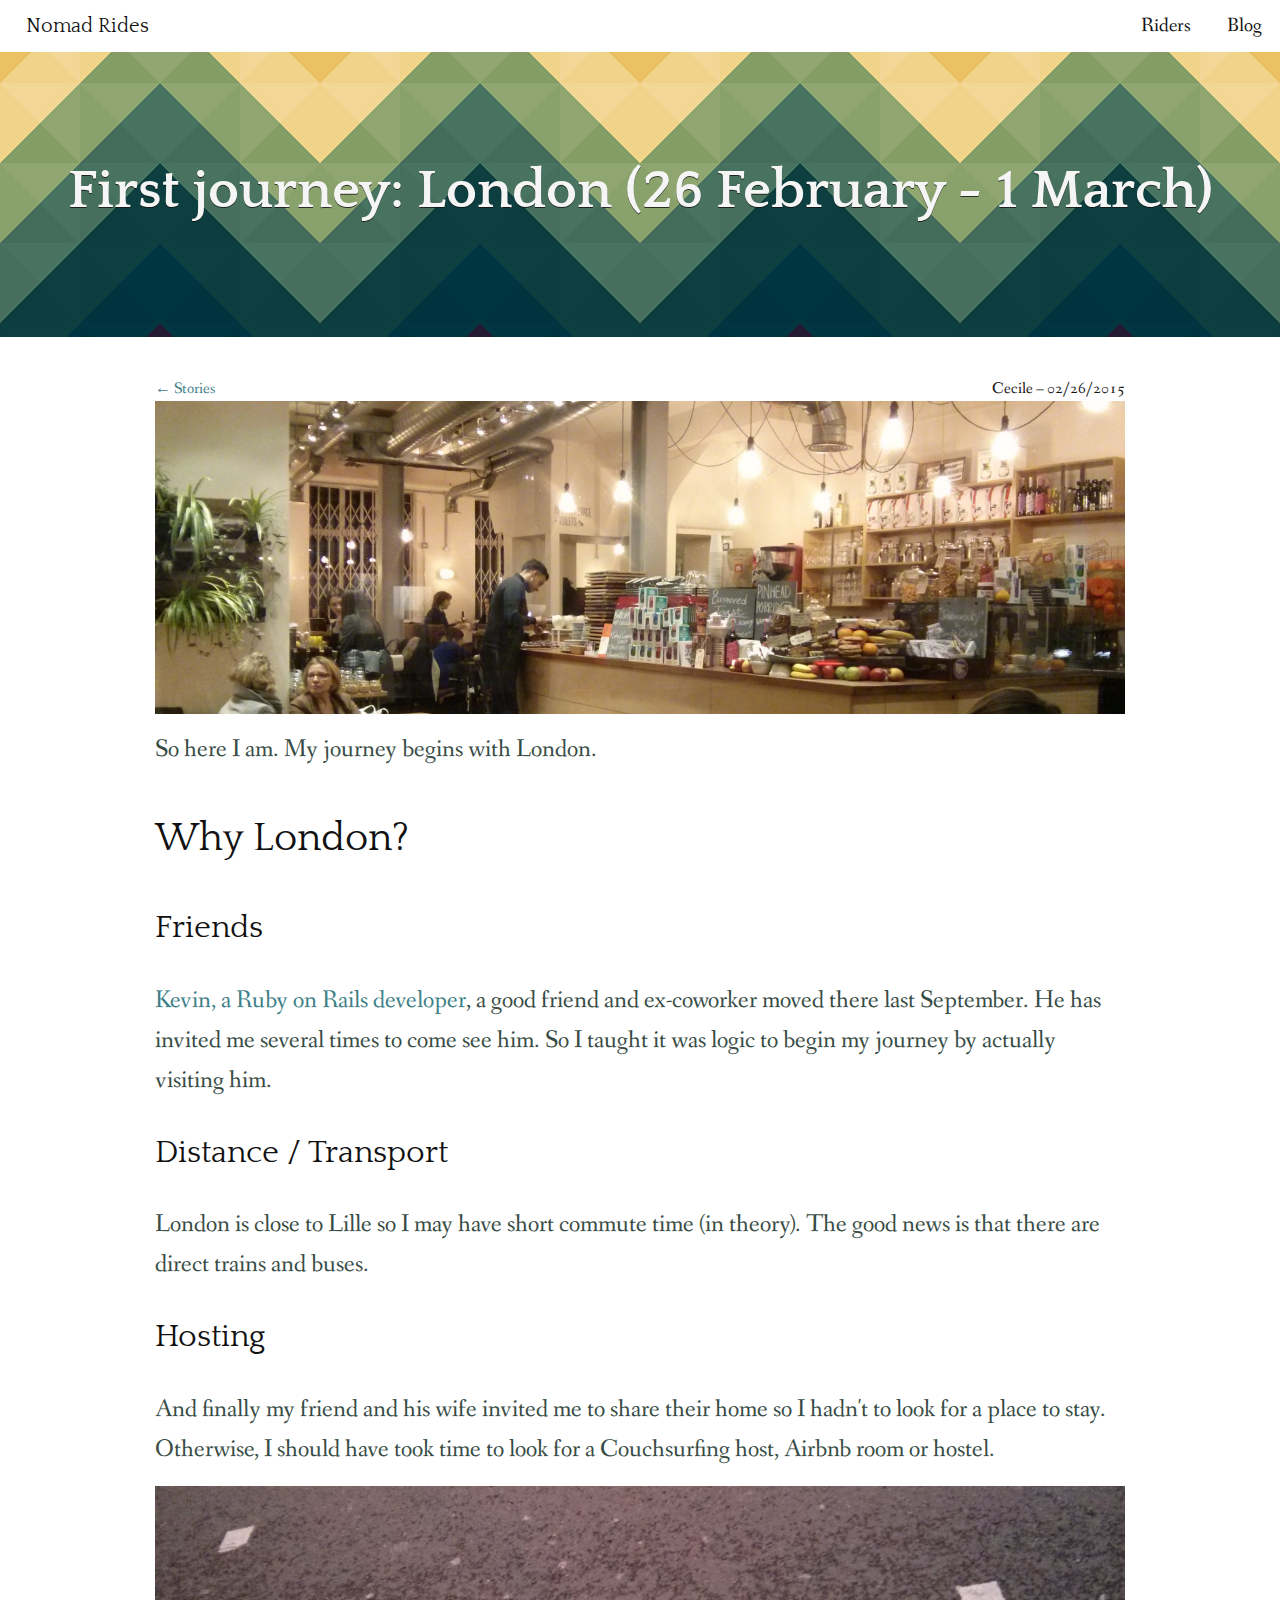
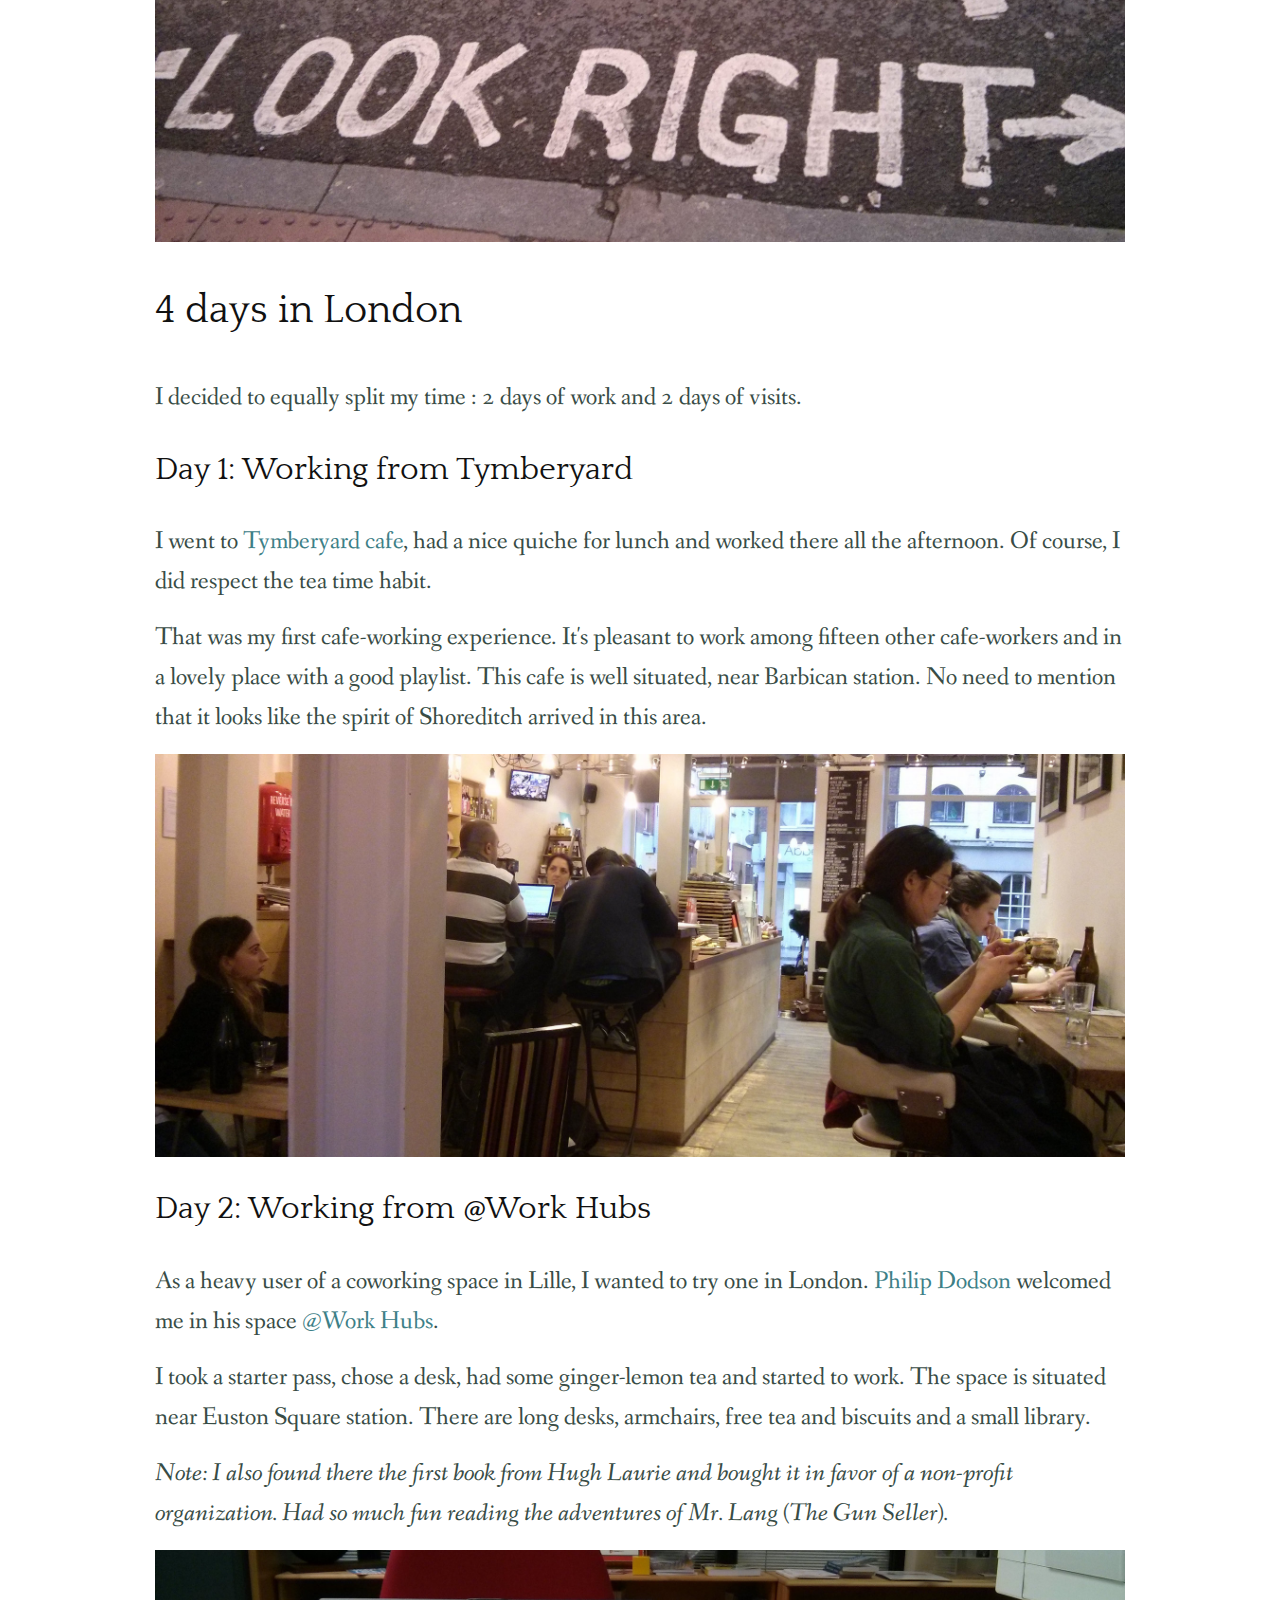
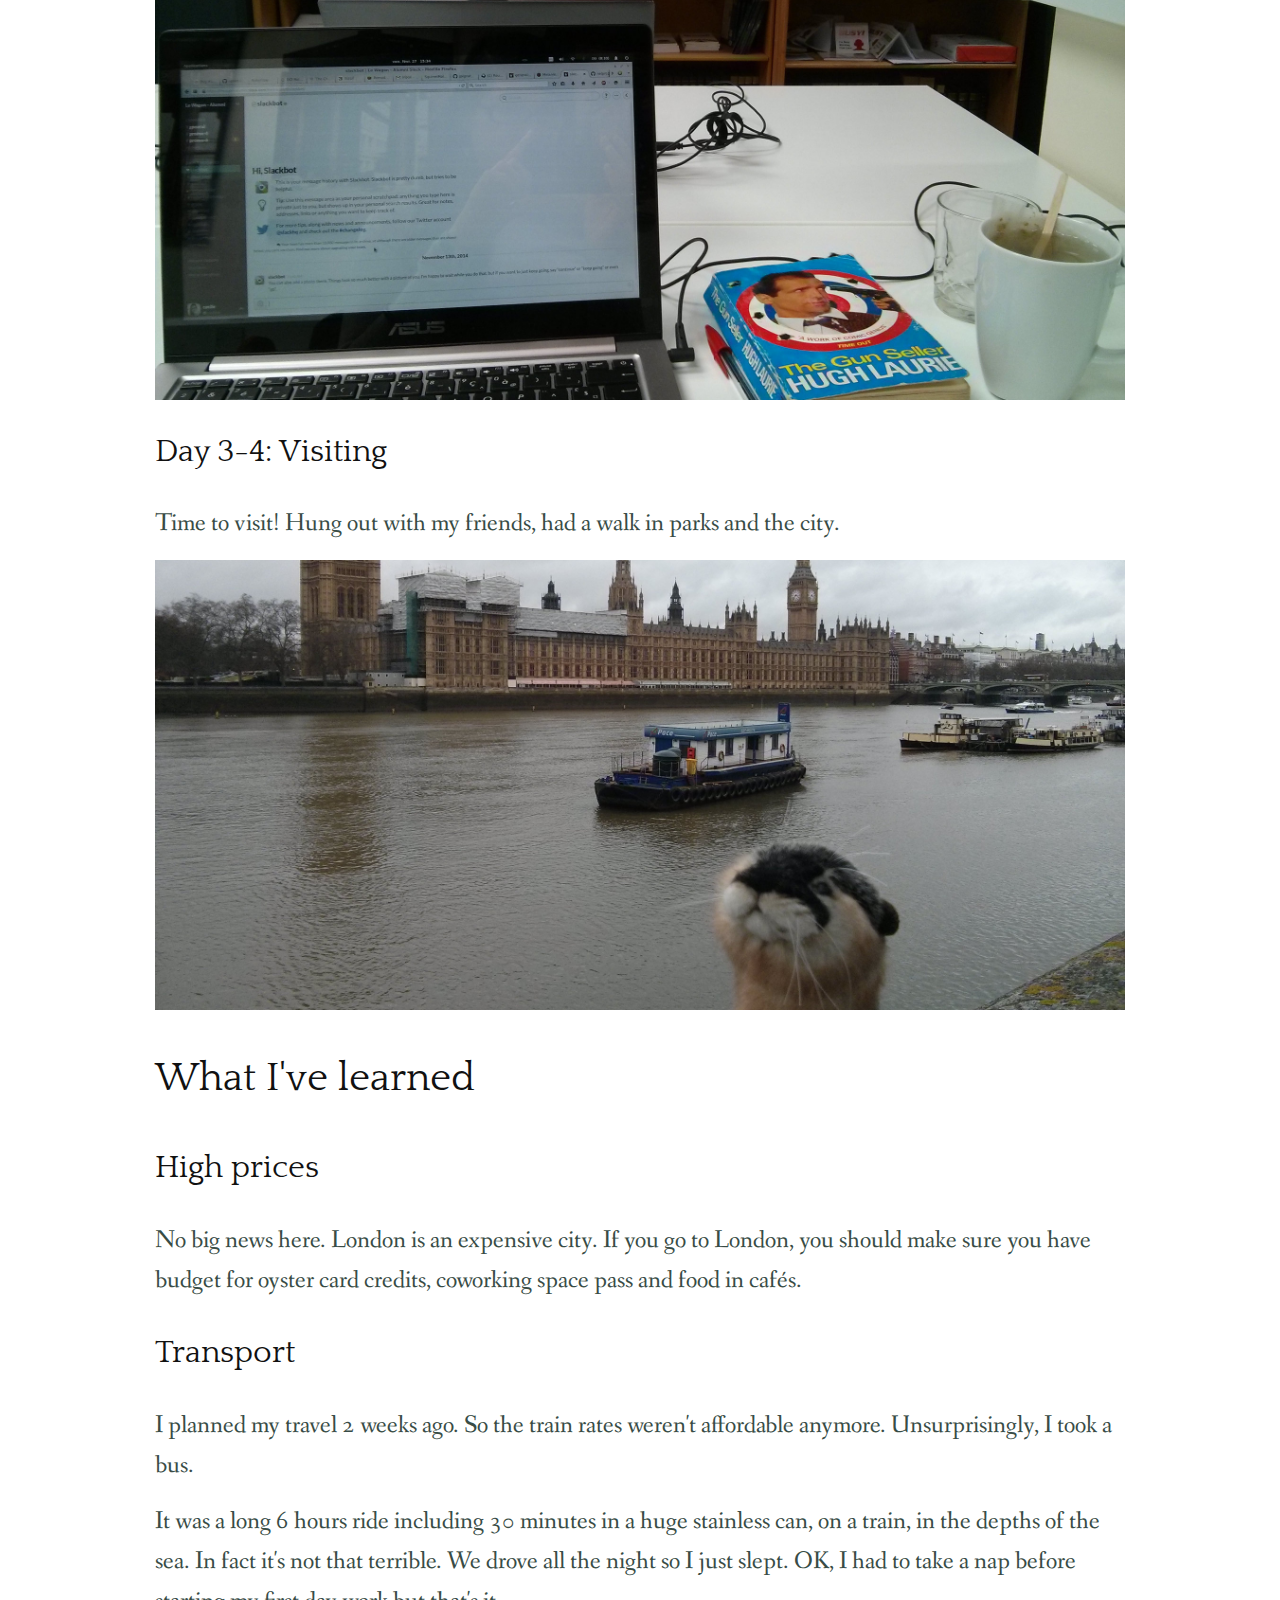
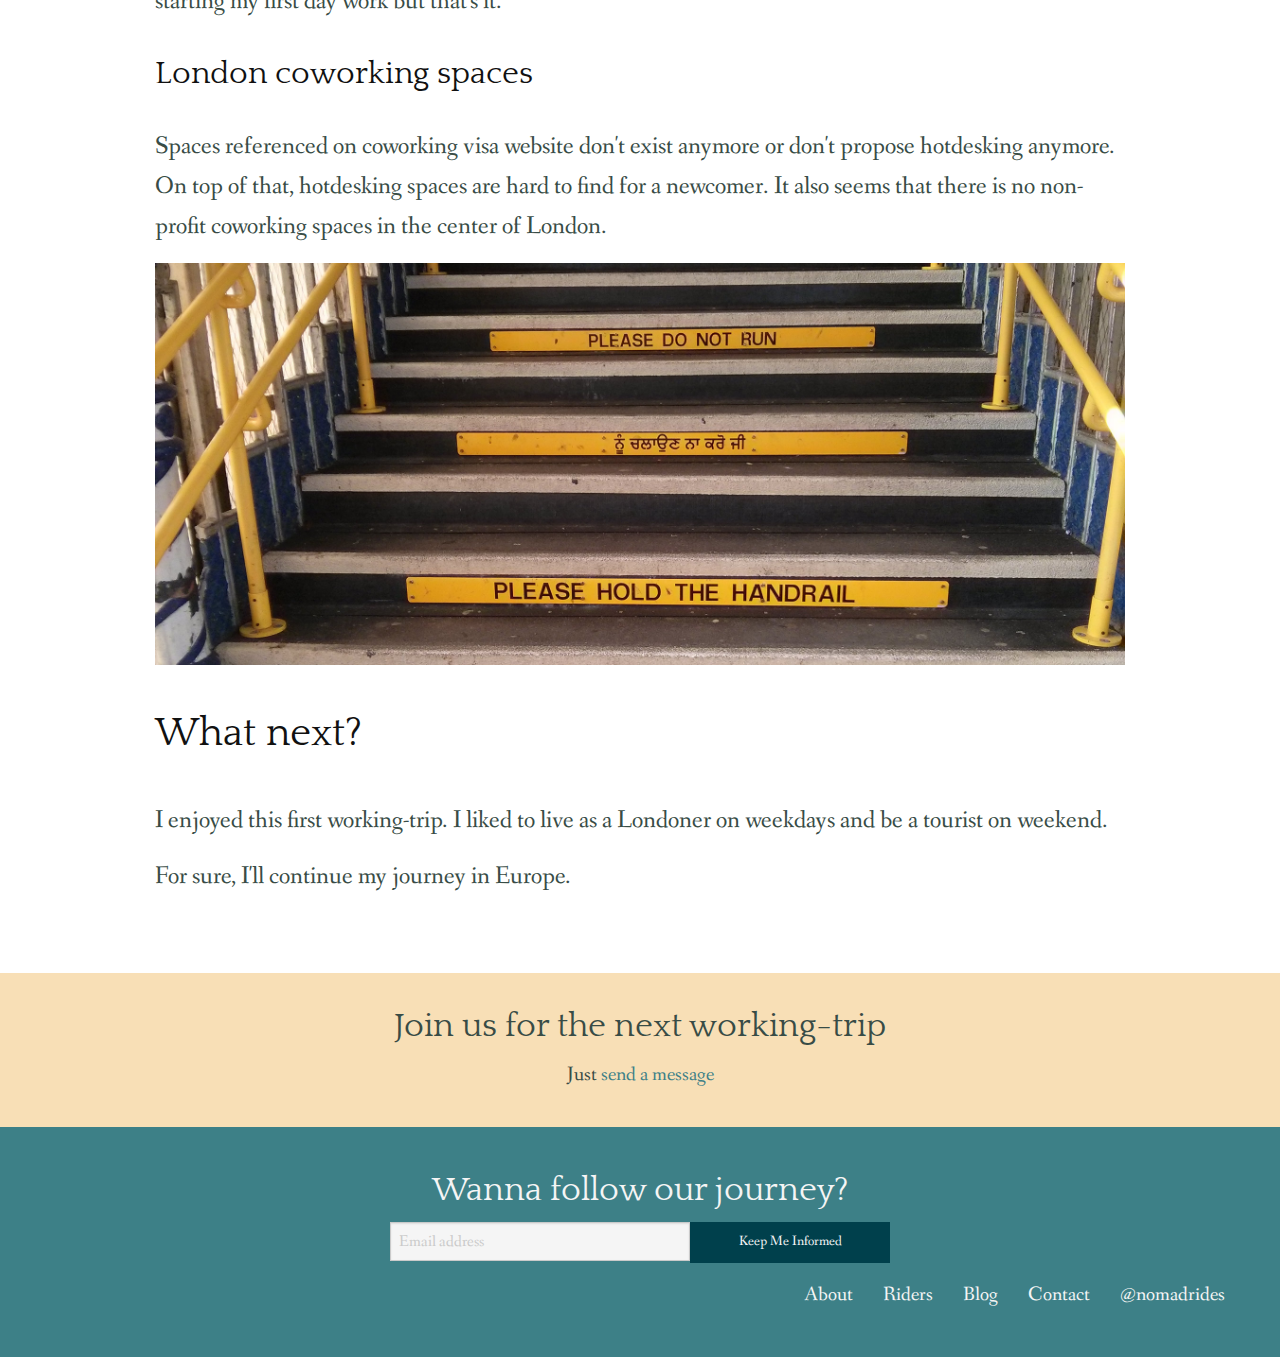
<file: blog/2015-02-26-london.html>
<!DOCTYPE html><html><head><link href="/assets/images/logo-75d45f53.jpg" rel=icon type="image/jpg"/><meta charset=utf-8 /><meta content="IE=edge,chrome=1" http-equiv=X-UA-Compatible /><meta content="width=device-width, initial-scale=1.0" name=viewport /><title>London, the first ride - Nomad Rides</title><meta content="4 days in London discovering work sessions from cafés and coworking space." name=description /><meta content="Lille, Nord" name="geo.placename"/><meta content="50.629250;3.057256" name="geo.position"/><meta content=FR-59 name="geo.region"/><meta content="London, the first ride" itemprop=name /><meta content="4 days in London discovering work sessions from cafés and coworking space." itemprop=description /><meta content="http://nomadrides.com/assets/images/blog/articles/2015-02-26-london/tymberyard-cafe-39aabc17.jpg" itemprop=image /><meta content="Nomad Rides" property="og:site_name"/><meta content="London, the first ride" property="og:title"/><meta content="4 days in London discovering work sessions from cafés and coworking space." property="og:description"/><meta content="http://nomadrides.com/assets/images/blog/articles/2015-02-26-london/tymberyard-cafe-39aabc17.jpg" property="og:image"/><meta content=website property="og:type"/><meta content="http://nomadrides.com/blog/2015-02-26-london.html" property="og:url"/><meta content="London, the first ride" itemprop=name /><meta content="4 days in London discovering work sessions from cafés and coworking space." itemprop=description /><meta content="http://nomadrides.com/assets/images/blog/articles/2015-02-26-london/tymberyard-cafe-39aabc17.jpg" itemprop=image /><meta content=summary_large_image name="twitter:card"/><meta content="@nomadrides" name="twitter:site"/><meta content="London, the first ride" name="twitter:title"/><meta content="4 days in London discovering work sessions from cafés and coworking space." name="twitter:description"/><meta content="http://nomadrides.com/assets/images/blog/articles/2015-02-26-london/tymberyard-cafe-39aabc17.jpg" name="twitter:image"/><link href="/blog/feed.xml" rel=alternate title="Nomad Rides" type="application/rss+xml"/><link href="//fonts.googleapis.com/css?family=Quattrocento:400,700|Fanwood+Text" rel=stylesheet /><link href="//maxcdn.bootstrapcdn.com/font-awesome/4.3.0/css/font-awesome.min.css" rel=stylesheet /><link href="/assets/stylesheets/all-450f544a.css" rel=stylesheet /><link rel=alternate type="application/atom+xml" title="Atom Feed" href="/blog/feed.xml"/></head><body class="blog blog_2015-02-26-london "><div class=l-navbar><div class=top-bar><div class=top-bar-left><ul class="dropdown menu" data-dropdown-menu=""><li class=menu-text><a class="title acolyte" href="/">Nomad Rides</a></li></ul></div><div class=top-bar-right><span data-hide-for=medium data-responsive-toggle=responsive-menu><button class="menu-icon dark" data-toggle="" type=button></button></span><ul class="menu show-for-medium"><li><a class="name acolyte" href="/riders">Riders</a></li><li><a class="name acolyte" href="/blog">Blog</a></li></ul></div></div><div class=show-for-small-only id=responsive-menu><div class=row><ul class=menu><li><a class="name acolyte" href="/riders">Riders</a></li><li><a class="name acolyte" href="/blog">Blog</a></li></ul></div></div></div><div class=l-banner><div class=row><div class="small-12 columns"><h1>First journey: London (26 February - 1 March)</h1></div></div></div><div class="l-page l-blog-article"><div class="row align-center"><div class="small-12 medium-5 columns"><a href="/blog">&larr; Stories</a></div><div class="small-12 medium-5 columns"><div class=l-blog-authoring><span class=l-blog-author>Cecile – </span><span class=l-blog-date><time datetime=2015-02-26 pubdate="">02/26/2015</time></span></div></div></div><div class="row align-center"><div class="small-12 medium-10 columns"><p><img src="/assets/images/blog/articles/2015-02-26-london/tymberyard-cafe-39aabc17.jpg"/></p></div></div><div class="row align-center"><div class="small-12 medium-10 columns"><p>So here I am. My journey begins with London.</p> <p></p> <h2 id=why-london>Why London?</h2> <h3 id=friends>Friends</h3> <p><a href="https://kevin.disneur.me/">Kevin, a Ruby on Rails developer</a>, a good friend and ex-coworker moved there last September. He has invited me several times to come see him. So I taught it was logic to begin my journey by actually visiting him.</p> <h3 id=distance--transport>Distance / Transport</h3> <p>London is close to Lille so I may have short commute time (in theory). The good news is that there are direct trains and buses.</p> <h3 id=hosting>Hosting</h3> <p>And finally my friend and his wife invited me to share their home so I hadn't to look for a place to stay. Otherwise, I should have took time to look for a Couchsurfing host, Airbnb room or hostel.</p> <p><img alt="Look Right" src="/assets/images/blog/articles/2015-02-26-london/london-look-right-0b690db8.jpg"/></p> <h2 id=days-in-london>4 days in London</h2> <p>I decided to equally split my time : 2 days of work and 2 days of visits.</p> <h3 id=day-1-working-from-tymberyard>Day 1: Working from Tymberyard</h3> <p>I went to <a href="https://tyuk.com/">Tymberyard cafe</a>, had a nice quiche for lunch and worked there all the afternoon. Of course, I did respect the tea time habit.</p> <p>That was my first cafe-working experience. It's pleasant to work among fifteen other cafe-workers and in a lovely place with a good playlist. This cafe is well situated, near Barbican station. No need to mention that it looks like the spirit of Shoreditch arrived in this area.</p> <p><img alt="Tymberyard Café" src="/assets/images/blog/articles/2015-02-26-london/tymberyard-cafe-london-uk-65172a6d.jpg"/></p> <h3 id=day-2-working-from-work-hubs>Day 2: Working from @Work Hubs</h3> <p>As a heavy user of a coworking space in Lille, I wanted to try one in London. <a href="https://twitter.com/philip_dodson">Philip Dodson</a> welcomed me in his space <a href="http://atworkhubs.co.uk/">@Work Hubs</a>.</p> <p>I took a starter pass, chose a desk, had some ginger-lemon tea and started to work. The space is situated near Euston Square station. There are long desks, armchairs, free tea and biscuits and a small library.</p> <p><em>Note: I also found there the first book from Hugh Laurie and bought it in favor of a non-profit organization. Had so much fun reading the adventures of Mr. Lang (The Gun Seller).</em></p> <p><img alt="@Work Hubs coworking space" src="/assets/images/blog/articles/2015-02-26-london/at-work-hubs-coworking-space-cb275531.jpg"/></p> <h3 id=day-3-4-visiting>Day 3-4: Visiting</h3> <p>Time to visit! Hung out with my friends, had a walk in parks and the city.</p> <p><img alt="Visiting, Tower Bridge" src="/assets/images/blog/articles/2015-02-26-london/jean-michel-mascot-lewagon-paris-38b2e93c.jpg"/></p> <h2 id=what-ive-learned>What I've learned</h2> <h3 id=high-prices>High prices</h3> <p>No big news here. London is an expensive city. If you go to London, you should make sure you have budget for oyster card credits, coworking space pass and food in cafés.</p> <h3 id=transport>Transport</h3> <p>I planned my travel 2 weeks ago. So the train rates weren't affordable anymore. Unsurprisingly, I took a bus.</p> <p>It was a long 6 hours ride including 30 minutes in a huge stainless can, on a train, in the depths of the sea. In fact it's not that terrible. We drove all the night so I just slept. OK, I had to take a nap before starting my first day work but that's it.</p> <h3 id=london-coworking-spaces>London coworking spaces</h3> <p>Spaces referenced on coworking visa website don't exist anymore or don't propose hotdesking anymore. On top of that, hotdesking spaces are hard to find for a newcomer. It also seems that there is no non-profit coworking spaces in the center of London.</p> <p><img alt="London Rules" src="/assets/images/blog/articles/2015-02-26-london/london-rules-995dbf05.jpg"/></p> <h2 id=what-next>What next?</h2> <p>I enjoyed this first working-trip. I liked to live as a Londoner on weekdays and be a tourist on weekend.</p> <p>For sure, I'll continue my journey in Europe.</p> </div></div></div><div class=l-blog-join-me><div class=row><div class="smal-12 columns"><p class=maul>Join us for the next working-trip</p><p>Just <a href="#email-protection-url@abznqevqrf.pbz">send a message</a></p></div></div></div><div class=l-footer><div class=row><div class="small-12 columns newsletter--form"><div class=row><div class="small-12 columns text-center"><p class=maul>Wanna follow our journey?</p></div></div> <div id=mc_embed_signup> <form action="//cecilitse.us10.list-manage.com/subscribe/post?u=f77e0a5b25c5500f2d37c34fe&amp;id=2d41df52e5" method=post id=mc-embedded-subscribe-form name=mc-embedded-subscribe-form class=validate target=_blank novalidate> <div id=mc_embed_signup_scroll> <div class="row collapse large-collapse medium-collapse align-center"> <div class="small-12 medium-3 columns mc-field-group"> <input type=email value="" name=EMAIL class=email id=mce-EMAIL placeholder="Email address"> </div> <div class="small-12 medium-2 columns"> <input type=submit value="Keep Me Informed" name=subscribe id=mc-embedded-subscribe class="button expanded postfix"> </div> </div> <div id=mce-responses class=row> <div class="small-12 columns"> <div class=response id=mce-error-response style="display:none"></div> <div class=response id=mce-success-response style="display:none"></div> </div> </div> <div style="position: absolute; left: -5000px;"><input name=b_f77e0a5b25c5500f2d37c34fe_2d41df52e5 tabindex=-1 value=""></div> </div> </form> </div> </div></div><footer class=row><div class="large-12 columns"><ul class="inline-list text-right"><li><a href="/about.html">About</a></li><li><a href="/riders">Riders</a></li><li><a href="/blog">Blog</a></li><li><a href="#email-protection-url@abznqevqrf.pbz">Contact</a></li><li><a href="https://twitter.com/nomadrides/">@nomadrides</a></li></ul></div></footer></div><script src="/assets/javascripts/all-414a9b36.js"></script> <script src='//s3.amazonaws.com/downloads.mailchimp.com/js/mc-validate.js'></script><script>(function($) {window.fnames = new Array(); window.ftypes = new Array();fnames[0]='EMAIL';ftypes[0]='email';fnames[1]='FNAME';ftypes[1]='text';fnames[2]='LNAME';ftypes[2]='text';}(jQuery));var $mcj = jQuery.noConflict(true);</script> <script type="text/javascript">!function(){try{var a,b,c,d,g=document.getElementsByTagName("a");for(c=0;g.length-c;c++)try{b=g[c].getAttribute("href"),b&&b.indexOf("#email-protection-")>-1&&b.length>19&&(a="",d=19+b.indexOf("#email-protection-"),b.length>d&&(a=b.substr(18).replace(/[a-zA-Z]/g,function(a){return String.fromCharCode(("Z">=a?90:122)>=(a=a.charCodeAt(0)+13)?a:a-26)})),g[c].setAttribute("href","mailto:"+a))}catch(h){}}catch(h){}}();</script>
</body></html>
</file>
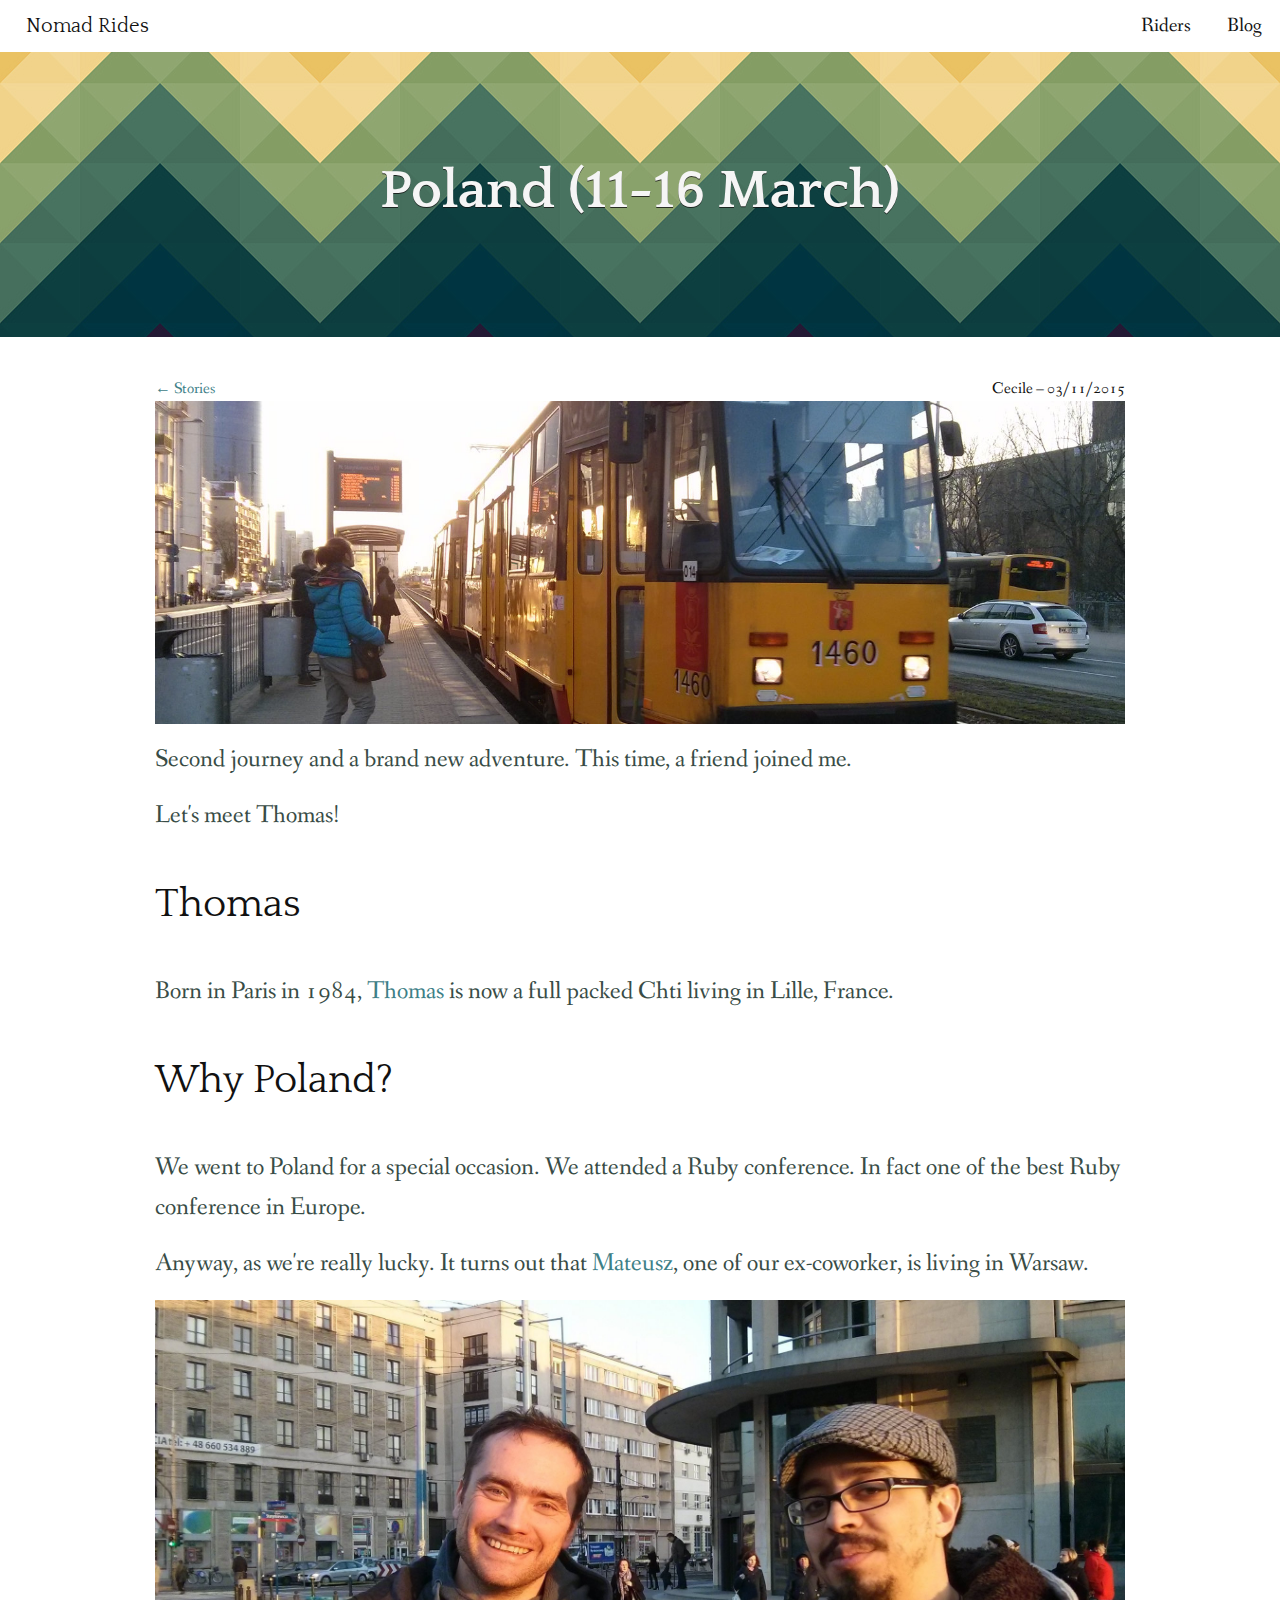
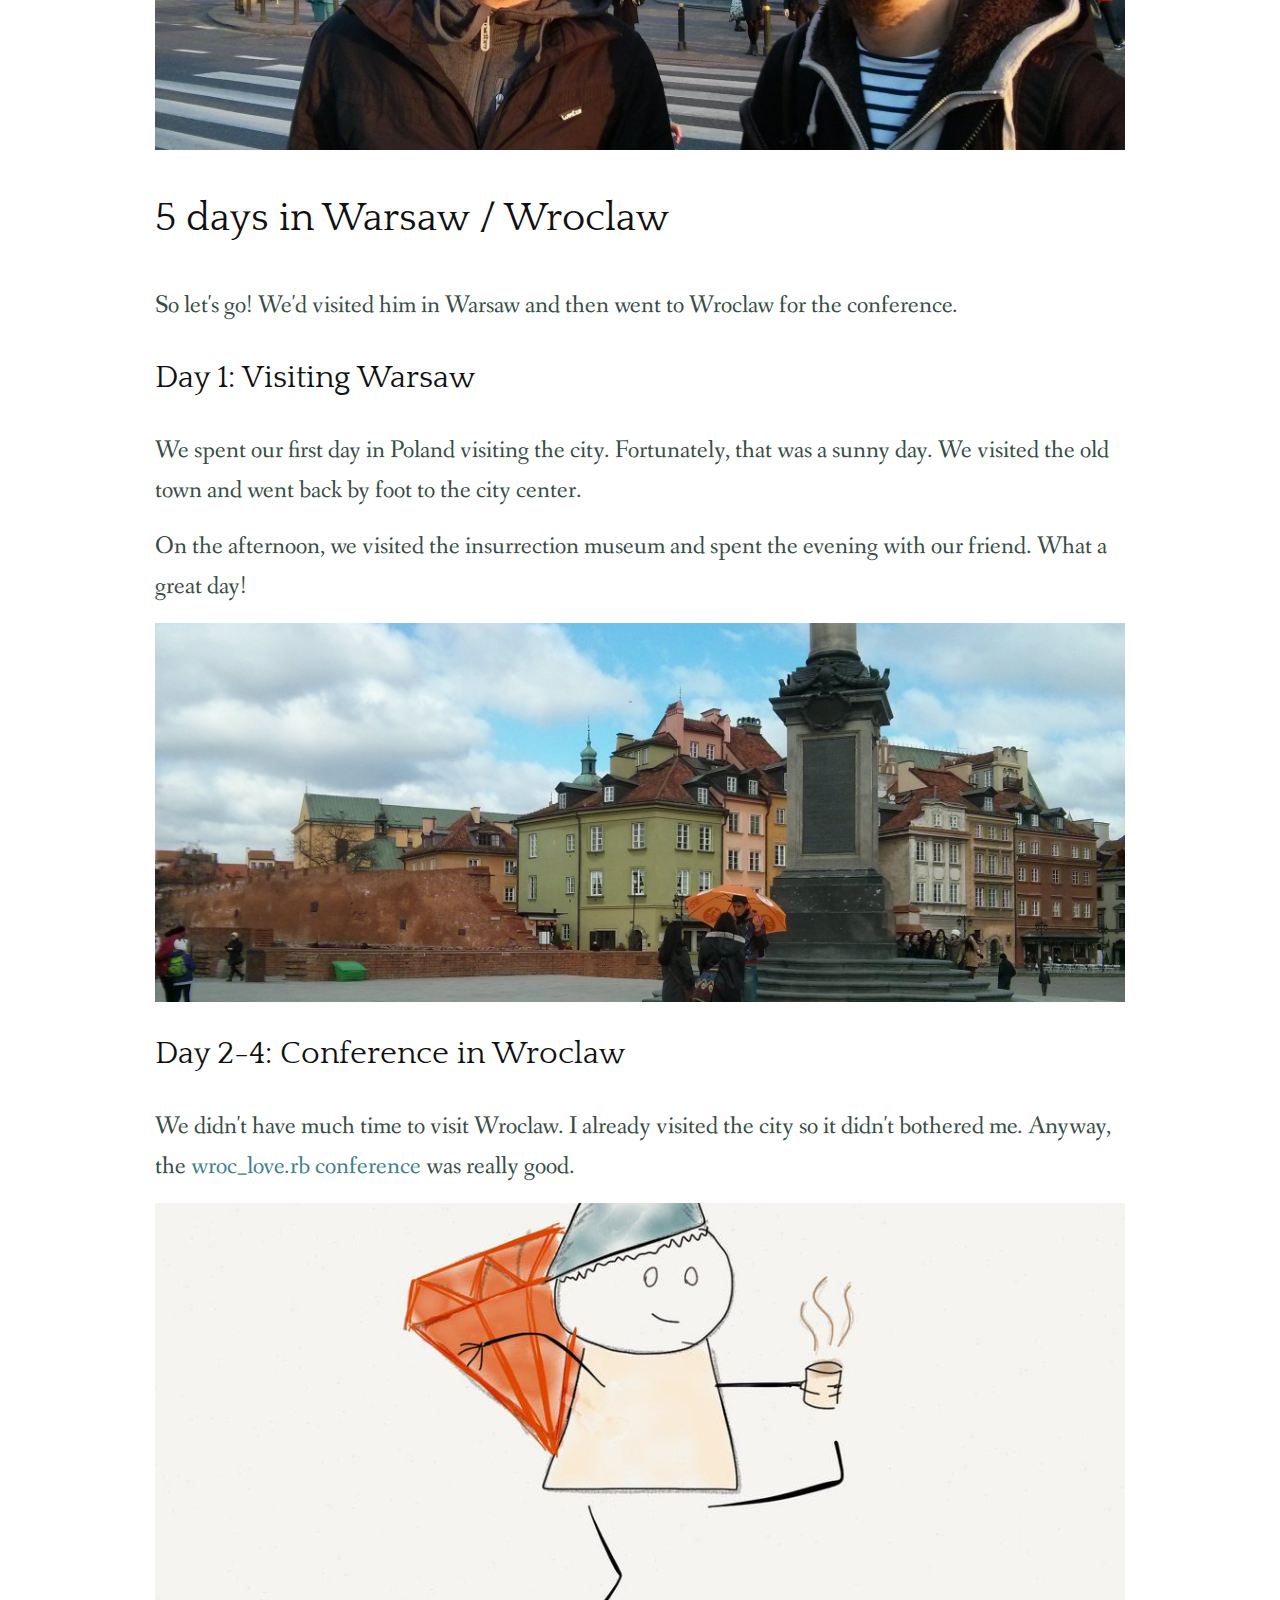
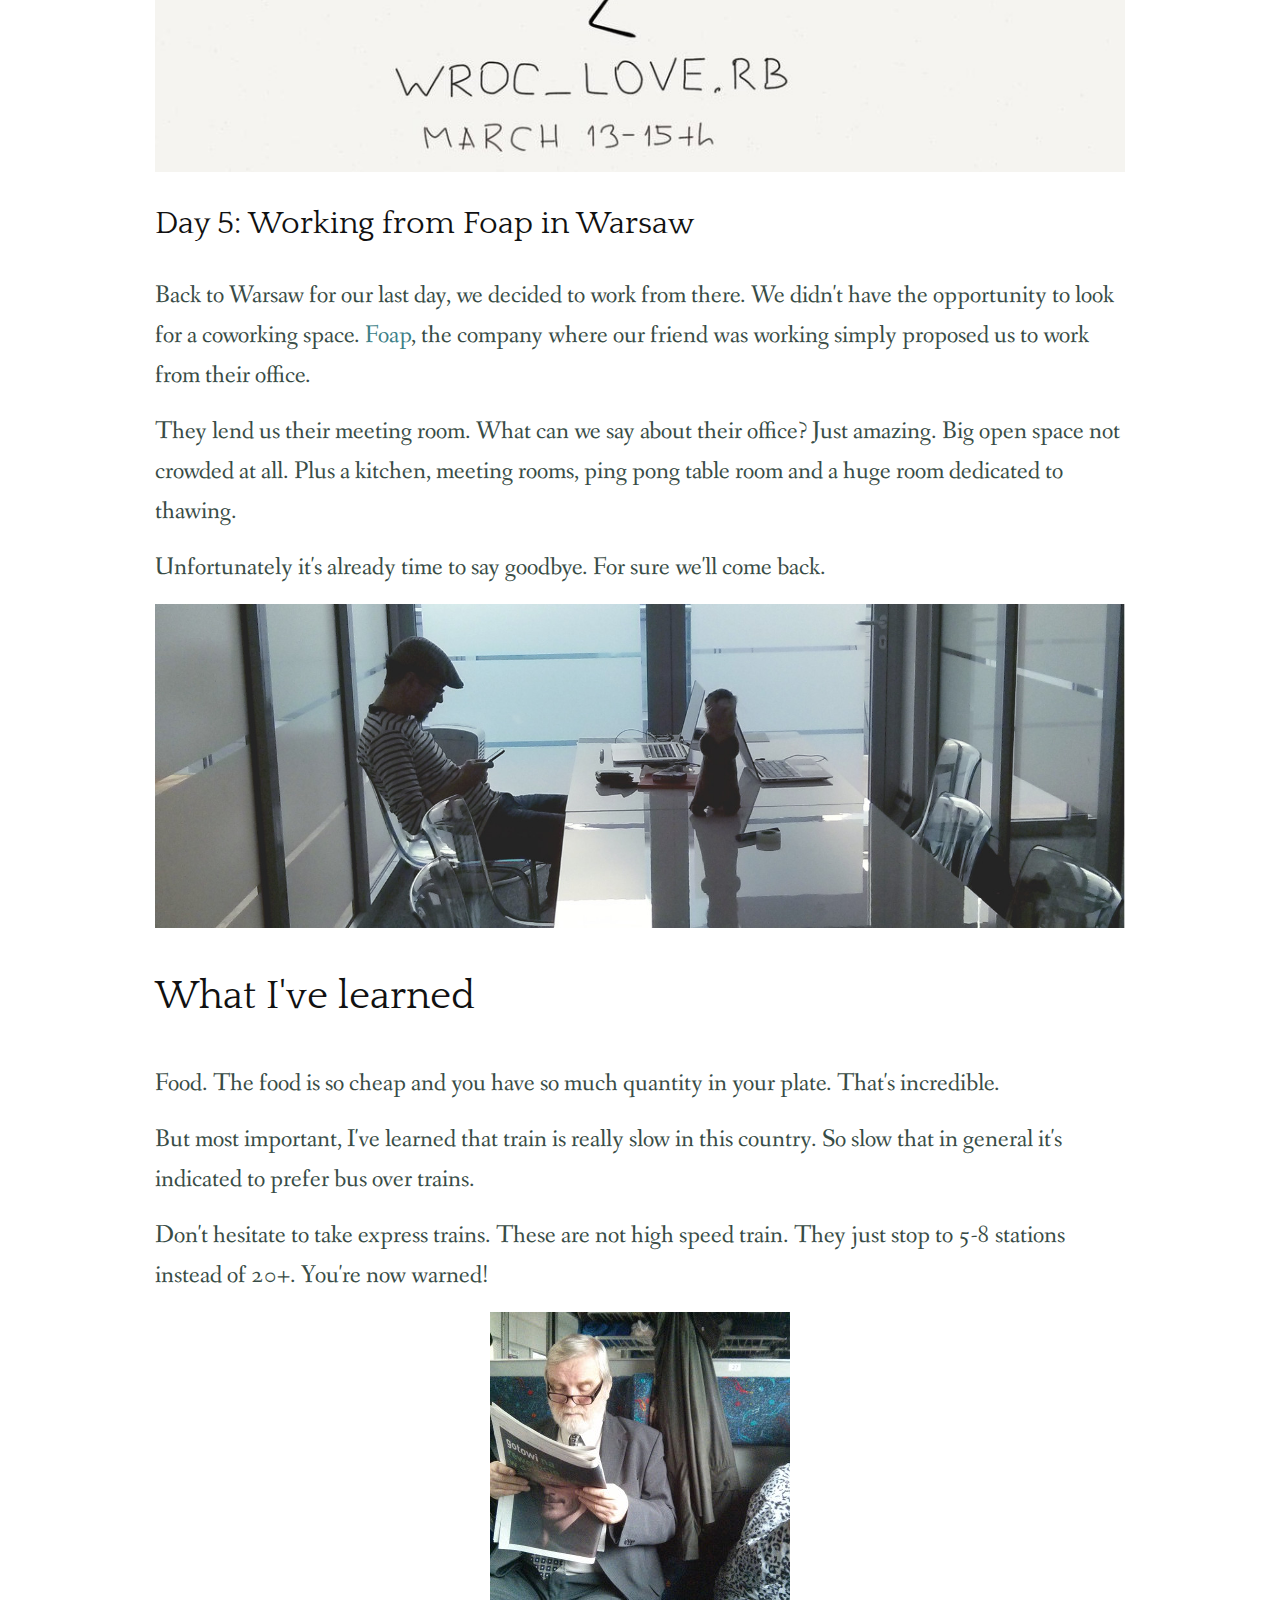
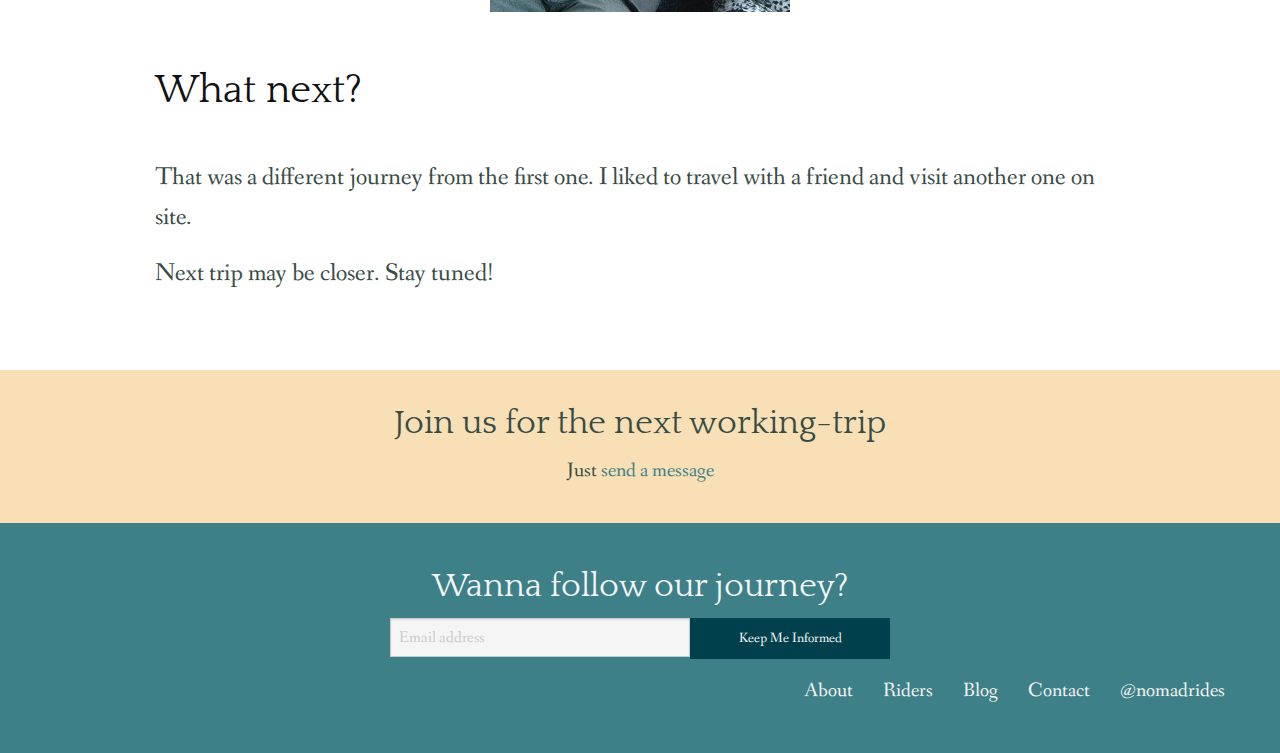
<file: blog/2015-03-11-poland.html>
<!DOCTYPE html><html><head><link href="/assets/images/logo-75d45f53.jpg" rel=icon type="image/jpg"/><meta charset=utf-8 /><meta content="IE=edge,chrome=1" http-equiv=X-UA-Compatible /><meta content="width=device-width, initial-scale=1.0" name=viewport /><title>Poland, from conference to musuems - Nomad Rides</title><meta content="6 days in Poland from Warsaw to Wroclaw, working from company offices and attending a Ruby conference." name=description /><meta content="Lille, Nord" name="geo.placename"/><meta content="50.629250;3.057256" name="geo.position"/><meta content=FR-59 name="geo.region"/><meta content="Poland, from conference to musuems" itemprop=name /><meta content="6 days in Poland from Warsaw to Wroclaw, working from company offices and attending a Ruby conference." itemprop=description /><meta content="http://nomadrides.com/assets/images/blog/articles/2015-03-11-poland/warsaw-old-tram-28f9c896.jpg" itemprop=image /><meta content="Nomad Rides" property="og:site_name"/><meta content="Poland, from conference to musuems" property="og:title"/><meta content="6 days in Poland from Warsaw to Wroclaw, working from company offices and attending a Ruby conference." property="og:description"/><meta content="http://nomadrides.com/assets/images/blog/articles/2015-03-11-poland/warsaw-old-tram-28f9c896.jpg" property="og:image"/><meta content=website property="og:type"/><meta content="http://nomadrides.com/blog/2015-03-11-poland.html" property="og:url"/><meta content="Poland, from conference to musuems" itemprop=name /><meta content="6 days in Poland from Warsaw to Wroclaw, working from company offices and attending a Ruby conference." itemprop=description /><meta content="http://nomadrides.com/assets/images/blog/articles/2015-03-11-poland/warsaw-old-tram-28f9c896.jpg" itemprop=image /><meta content=summary_large_image name="twitter:card"/><meta content="@nomadrides" name="twitter:site"/><meta content="Poland, from conference to musuems" name="twitter:title"/><meta content="6 days in Poland from Warsaw to Wroclaw, working from company offices and attending a Ruby conference." name="twitter:description"/><meta content="http://nomadrides.com/assets/images/blog/articles/2015-03-11-poland/warsaw-old-tram-28f9c896.jpg" name="twitter:image"/><link href="/blog/feed.xml" rel=alternate title="Nomad Rides" type="application/rss+xml"/><link href="//fonts.googleapis.com/css?family=Quattrocento:400,700|Fanwood+Text" rel=stylesheet /><link href="//maxcdn.bootstrapcdn.com/font-awesome/4.3.0/css/font-awesome.min.css" rel=stylesheet /><link href="/assets/stylesheets/all-450f544a.css" rel=stylesheet /><link rel=alternate type="application/atom+xml" title="Atom Feed" href="/blog/feed.xml"/></head><body class="blog blog_2015-03-11-poland "><div class=l-navbar><div class=top-bar><div class=top-bar-left><ul class="dropdown menu" data-dropdown-menu=""><li class=menu-text><a class="title acolyte" href="/">Nomad Rides</a></li></ul></div><div class=top-bar-right><span data-hide-for=medium data-responsive-toggle=responsive-menu><button class="menu-icon dark" data-toggle="" type=button></button></span><ul class="menu show-for-medium"><li><a class="name acolyte" href="/riders">Riders</a></li><li><a class="name acolyte" href="/blog">Blog</a></li></ul></div></div><div class=show-for-small-only id=responsive-menu><div class=row><ul class=menu><li><a class="name acolyte" href="/riders">Riders</a></li><li><a class="name acolyte" href="/blog">Blog</a></li></ul></div></div></div><div class=l-banner><div class=row><div class="small-12 columns"><h1>Poland (11-16 March)</h1></div></div></div><div class="l-page l-blog-article"><div class="row align-center"><div class="small-12 medium-5 columns"><a href="/blog">&larr; Stories</a></div><div class="small-12 medium-5 columns"><div class=l-blog-authoring><span class=l-blog-author>Cecile – </span><span class=l-blog-date><time datetime=2015-03-11 pubdate="">03/11/2015</time></span></div></div></div><div class="row align-center"><div class="small-12 medium-10 columns"><p><img src="/assets/images/blog/articles/2015-03-11-poland/warsaw-old-tram-28f9c896.jpg"/></p></div></div><div class="row align-center"><div class="small-12 medium-10 columns"><p>Second journey and a brand new adventure. This time, a friend joined me.</p> <p>Let's meet Thomas!</p> <p></p> <h2 id=thomas>Thomas</h2> <p>Born in Paris in 1984, <a href="https://twitter.com/aryko">Thomas</a> is now a full packed Chti living in Lille, France.</p> <h2 id=why-poland>Why Poland?</h2> <p>We went to Poland for a special occasion. We attended a Ruby conference. In fact one of the best Ruby conference in Europe.</p> <p>Anyway, as we're really lucky. It turns out that <a href="https://twitter.com/mkonikowski">Mateusz</a>, one of our ex-coworker, is living in Warsaw.</p> <p><img alt="Mateusz &amp; Thomas" src="/assets/images/blog/articles/2015-03-11-poland/mateusz-and-thomas-a36e60aa.jpg"/></p> <h2 id=days-in-warsaw--wroclaw>5 days in Warsaw / Wroclaw</h2> <p>So let's go! We'd visited him in Warsaw and then went to Wroclaw for the conference.</p> <h3 id=day-1-visiting-warsaw>Day 1: Visiting Warsaw</h3> <p>We spent our first day in Poland visiting the city. Fortunately, that was a sunny day. We visited the old town and went back by foot to the city center.</p> <p>On the afternoon, we visited the insurrection museum and spent the evening with our friend. What a great day!</p> <p><img alt="Visiting Warsaw" src="/assets/images/blog/articles/2015-03-11-poland/warsaw-old-center-efd3e440.jpg"/></p> <h3 id=day-2-4-conference-in-wroclaw>Day 2-4: Conference in Wroclaw</h3> <p>We didn't have much time to visit Wroclaw. I already visited the city so it didn't bothered me. Anyway, the <a href="http://wrocloverb.com/">wroc_love.rb conference</a> was really good.</p> <p><img alt="Attending Wroclove.rb" src="/assets/images/blog/articles/2015-03-11-poland/wrocloverb-conference-c057c2d7.jpg"/></p> <h3 id=day-5-working-from-foap-in-warsaw>Day 5: Working from Foap in Warsaw</h3> <p>Back to Warsaw for our last day, we decided to work from there. We didn't have the opportunity to look for a coworking space. <a href="https://foap.com/">Foap</a>, the company where our friend was working simply proposed us to work from their office.</p> <p>They lend us their meeting room. What can we say about their office? Just amazing. Big open space not crowded at all. Plus a kitchen, meeting rooms, ping pong table room and a huge room dedicated to thawing.</p> <p>Unfortunately it's already time to say goodbye. For sure we'll come back.</p> <p><img alt="Working from Foap office" src="/assets/images/blog/articles/2015-03-11-poland/foap-office-996a1d2d.jpg"/></p> <h2 id=what-ive-learned>What I've learned</h2> <p>Food. The food is so cheap and you have so much quantity in your plate. That's incredible.</p> <p>But most important, I've learned that train is really slow in this country. So slow that in general it's indicated to prefer bus over trains.</p> <p>Don't hesitate to take express trains. These are not high speed train. They just stop to 5-8 stations instead of 20+. You're now warned!</p> <p class=l-blog-image--centered><img alt="Old man killing time in so slow Polish train" src="/assets/images/blog/articles/2015-03-11-poland/polish-train-1cdc2983.jpg"/></p> <h2 id=what-next>What next?</h2> <p>That was a different journey from the first one. I liked to travel with a friend and visit another one on site.</p> <p>Next trip may be closer. Stay tuned!</p> </div></div></div><div class=l-blog-join-me><div class=row><div class="smal-12 columns"><p class=maul>Join us for the next working-trip</p><p>Just <a href="#email-protection-url@abznqevqrf.pbz">send a message</a></p></div></div></div><div class=l-footer><div class=row><div class="small-12 columns newsletter--form"><div class=row><div class="small-12 columns text-center"><p class=maul>Wanna follow our journey?</p></div></div> <div id=mc_embed_signup> <form action="//cecilitse.us10.list-manage.com/subscribe/post?u=f77e0a5b25c5500f2d37c34fe&amp;id=2d41df52e5" method=post id=mc-embedded-subscribe-form name=mc-embedded-subscribe-form class=validate target=_blank novalidate> <div id=mc_embed_signup_scroll> <div class="row collapse large-collapse medium-collapse align-center"> <div class="small-12 medium-3 columns mc-field-group"> <input type=email value="" name=EMAIL class=email id=mce-EMAIL placeholder="Email address"> </div> <div class="small-12 medium-2 columns"> <input type=submit value="Keep Me Informed" name=subscribe id=mc-embedded-subscribe class="button expanded postfix"> </div> </div> <div id=mce-responses class=row> <div class="small-12 columns"> <div class=response id=mce-error-response style="display:none"></div> <div class=response id=mce-success-response style="display:none"></div> </div> </div> <div style="position: absolute; left: -5000px;"><input name=b_f77e0a5b25c5500f2d37c34fe_2d41df52e5 tabindex=-1 value=""></div> </div> </form> </div> </div></div><footer class=row><div class="large-12 columns"><ul class="inline-list text-right"><li><a href="/about.html">About</a></li><li><a href="/riders">Riders</a></li><li><a href="/blog">Blog</a></li><li><a href="#email-protection-url@abznqevqrf.pbz">Contact</a></li><li><a href="https://twitter.com/nomadrides/">@nomadrides</a></li></ul></div></footer></div><script src="/assets/javascripts/all-414a9b36.js"></script> <script src='//s3.amazonaws.com/downloads.mailchimp.com/js/mc-validate.js'></script><script>(function($) {window.fnames = new Array(); window.ftypes = new Array();fnames[0]='EMAIL';ftypes[0]='email';fnames[1]='FNAME';ftypes[1]='text';fnames[2]='LNAME';ftypes[2]='text';}(jQuery));var $mcj = jQuery.noConflict(true);</script> <script type="text/javascript">!function(){try{var a,b,c,d,g=document.getElementsByTagName("a");for(c=0;g.length-c;c++)try{b=g[c].getAttribute("href"),b&&b.indexOf("#email-protection-")>-1&&b.length>19&&(a="",d=19+b.indexOf("#email-protection-"),b.length>d&&(a=b.substr(18).replace(/[a-zA-Z]/g,function(a){return String.fromCharCode(("Z">=a?90:122)>=(a=a.charCodeAt(0)+13)?a:a-26)})),g[c].setAttribute("href","mailto:"+a))}catch(h){}}catch(h){}}();</script>
</body></html>
</file>
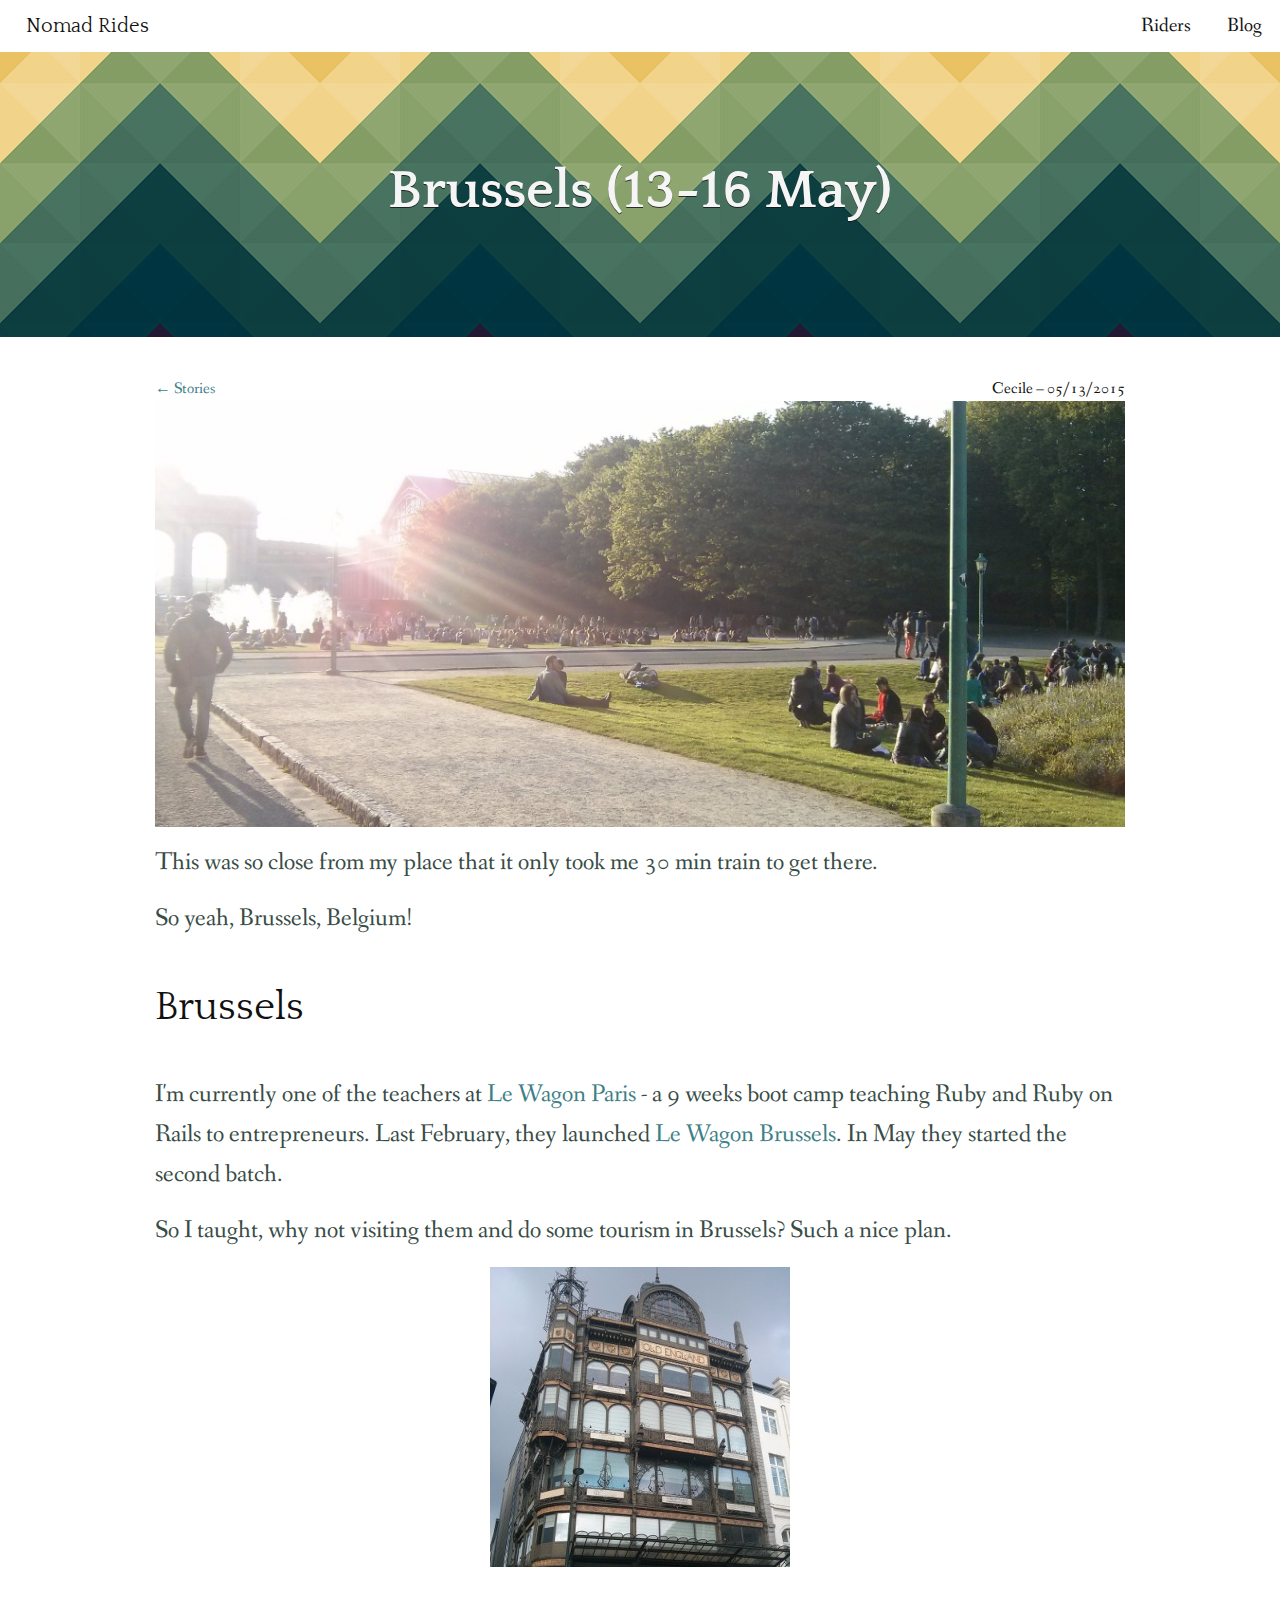
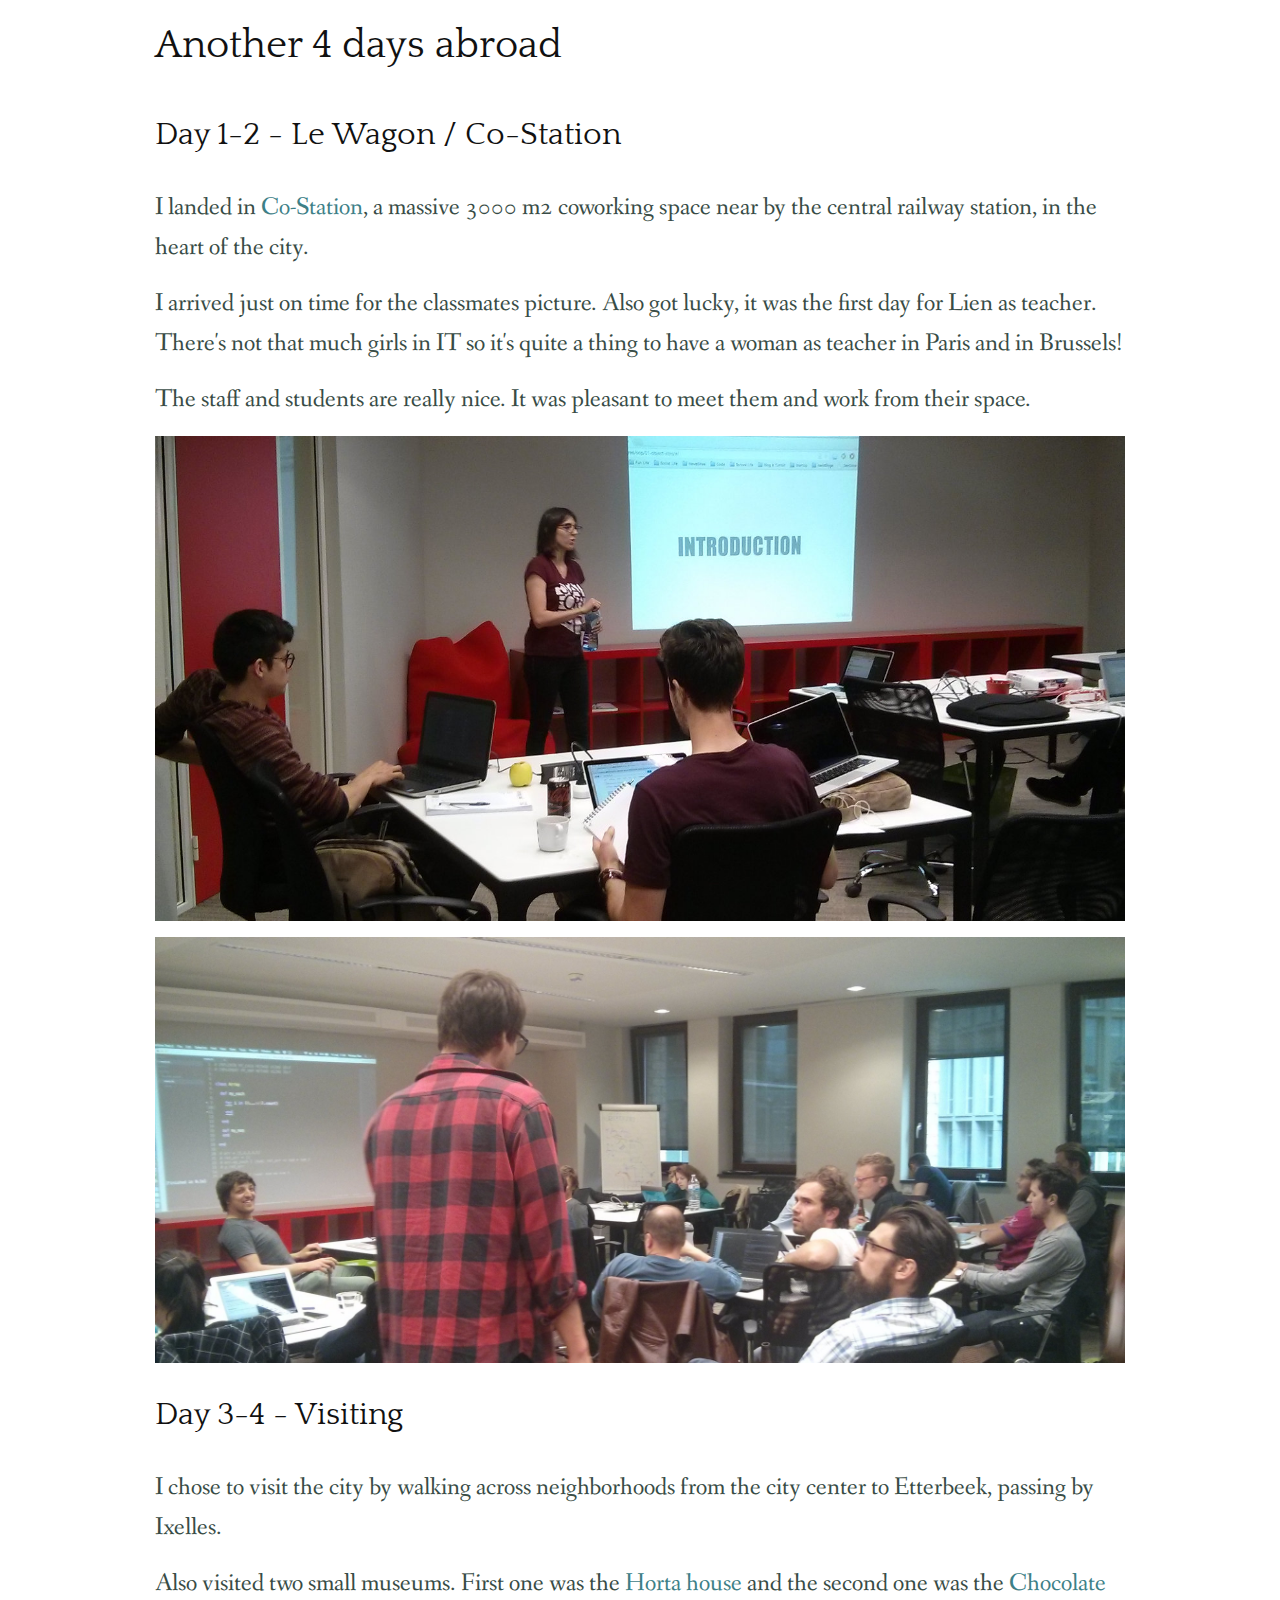
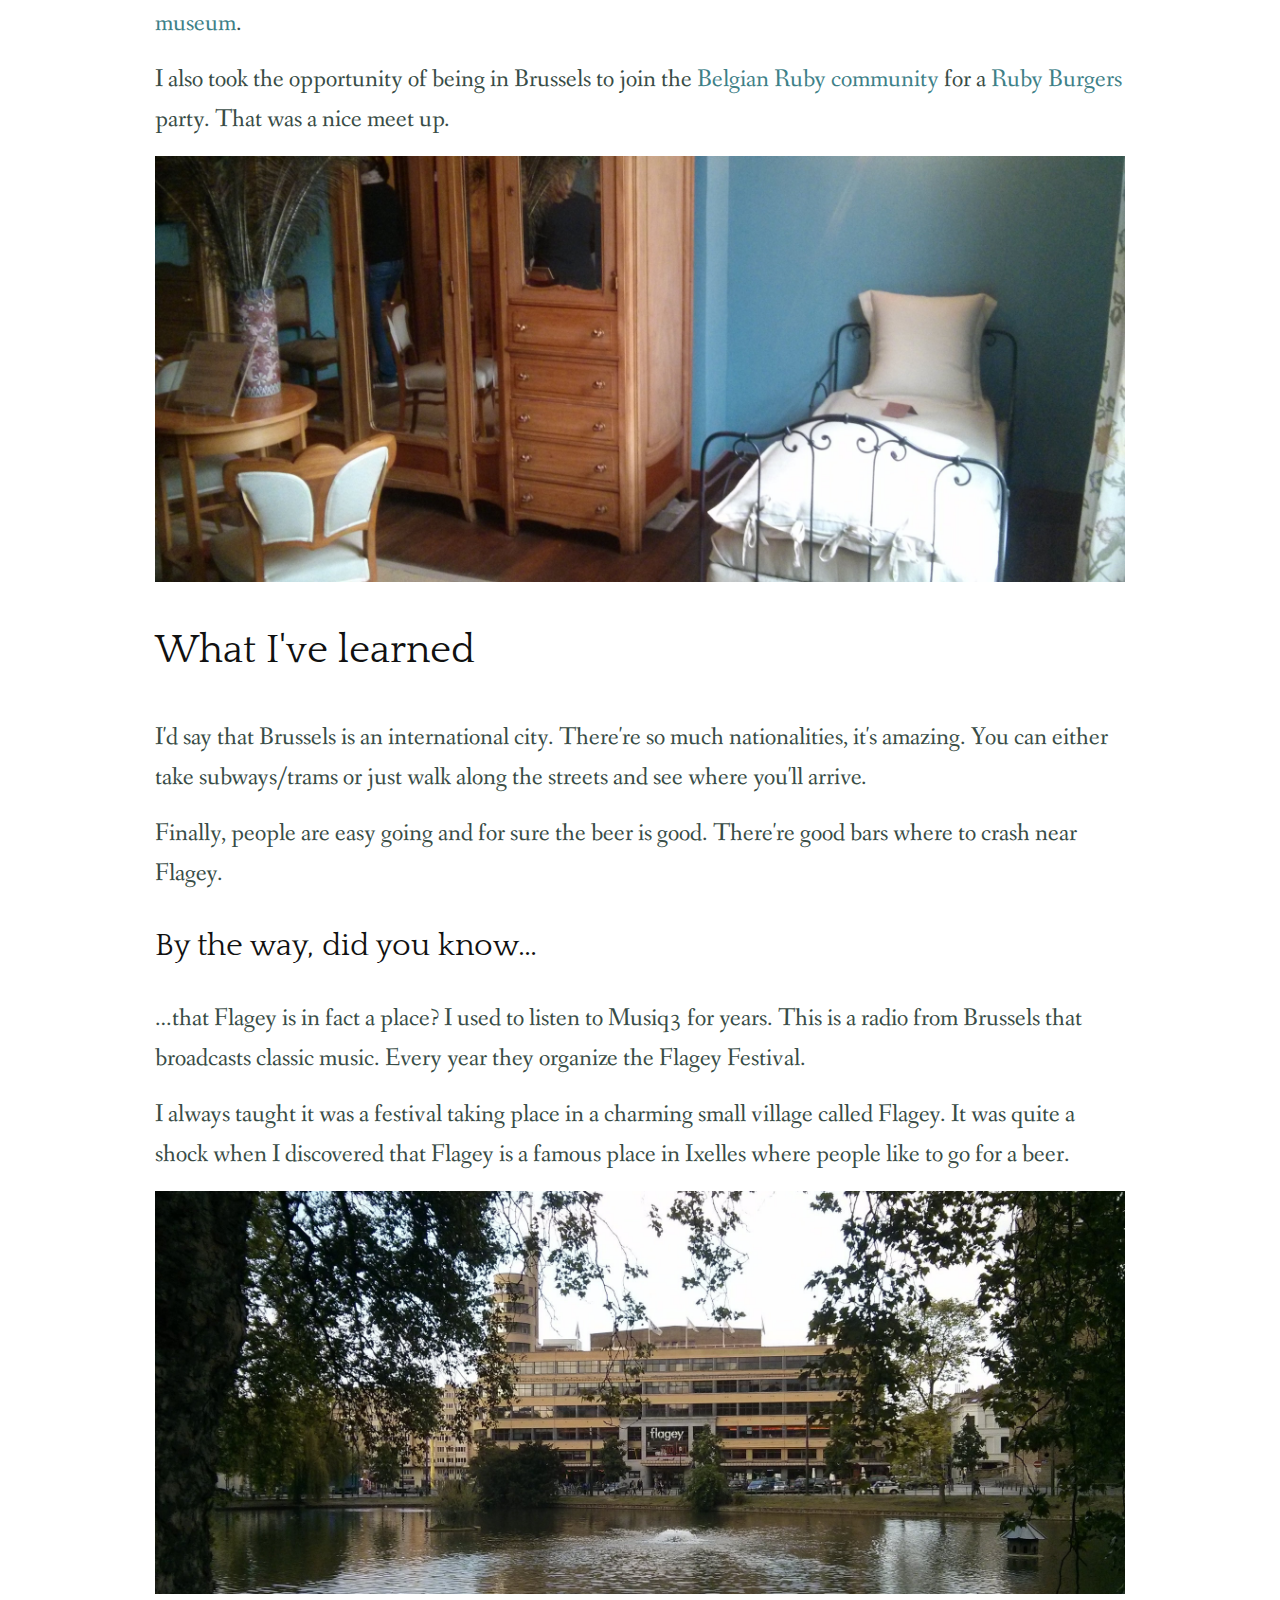
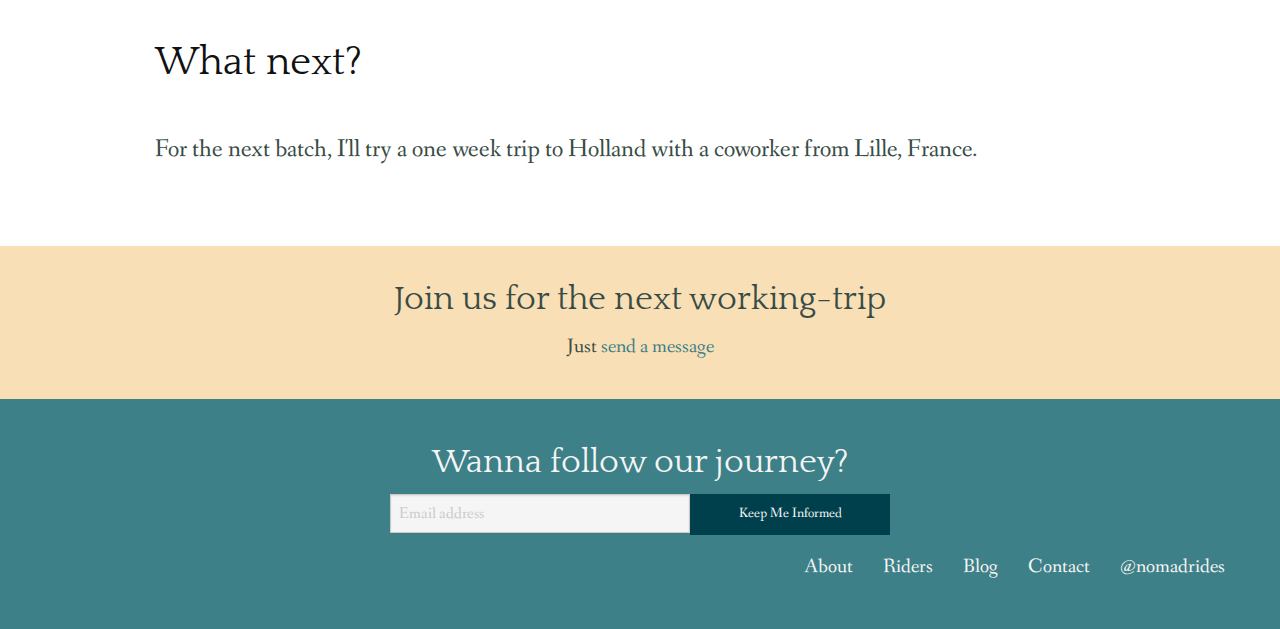
<file: blog/2015-05-13-brussels.html>
<!DOCTYPE html><html><head><link href="/assets/images/logo-75d45f53.jpg" rel=icon type="image/jpg"/><meta charset=utf-8 /><meta content="IE=edge,chrome=1" http-equiv=X-UA-Compatible /><meta content="width=device-width, initial-scale=1.0" name=viewport /><title>Brussels with Co-Station and Le Wagon Brussels - Nomad Rides</title><meta content="4 days working from Co-Station coworking. Meeting last batch of students from Le Wagon Brussels." name=description /><meta content="Lille, Nord" name="geo.placename"/><meta content="50.629250;3.057256" name="geo.position"/><meta content=FR-59 name="geo.region"/><meta content="Brussels with Co-Station and Le Wagon Brussels" itemprop=name /><meta content="4 days working from Co-Station coworking. Meeting last batch of students from Le Wagon Brussels." itemprop=description /><meta content="http://nomadrides.com/assets/images/blog/articles/2015-05-13-brussels/brussels-parc-cinquentenaire-cbfe34e2.jpg" itemprop=image /><meta content="Nomad Rides" property="og:site_name"/><meta content="Brussels with Co-Station and Le Wagon Brussels" property="og:title"/><meta content="4 days working from Co-Station coworking. Meeting last batch of students from Le Wagon Brussels." property="og:description"/><meta content="http://nomadrides.com/assets/images/blog/articles/2015-05-13-brussels/brussels-parc-cinquentenaire-cbfe34e2.jpg" property="og:image"/><meta content=website property="og:type"/><meta content="http://nomadrides.com/blog/2015-05-13-brussels.html" property="og:url"/><meta content="Brussels with Co-Station and Le Wagon Brussels" itemprop=name /><meta content="4 days working from Co-Station coworking. Meeting last batch of students from Le Wagon Brussels." itemprop=description /><meta content="http://nomadrides.com/assets/images/blog/articles/2015-05-13-brussels/brussels-parc-cinquentenaire-cbfe34e2.jpg" itemprop=image /><meta content=summary_large_image name="twitter:card"/><meta content="@nomadrides" name="twitter:site"/><meta content="Brussels with Co-Station and Le Wagon Brussels" name="twitter:title"/><meta content="4 days working from Co-Station coworking. Meeting last batch of students from Le Wagon Brussels." name="twitter:description"/><meta content="http://nomadrides.com/assets/images/blog/articles/2015-05-13-brussels/brussels-parc-cinquentenaire-cbfe34e2.jpg" name="twitter:image"/><link href="/blog/feed.xml" rel=alternate title="Nomad Rides" type="application/rss+xml"/><link href="//fonts.googleapis.com/css?family=Quattrocento:400,700|Fanwood+Text" rel=stylesheet /><link href="//maxcdn.bootstrapcdn.com/font-awesome/4.3.0/css/font-awesome.min.css" rel=stylesheet /><link href="/assets/stylesheets/all-450f544a.css" rel=stylesheet /><link rel=alternate type="application/atom+xml" title="Atom Feed" href="/blog/feed.xml"/></head><body class="blog blog_2015-05-13-brussels "><div class=l-navbar><div class=top-bar><div class=top-bar-left><ul class="dropdown menu" data-dropdown-menu=""><li class=menu-text><a class="title acolyte" href="/">Nomad Rides</a></li></ul></div><div class=top-bar-right><span data-hide-for=medium data-responsive-toggle=responsive-menu><button class="menu-icon dark" data-toggle="" type=button></button></span><ul class="menu show-for-medium"><li><a class="name acolyte" href="/riders">Riders</a></li><li><a class="name acolyte" href="/blog">Blog</a></li></ul></div></div><div class=show-for-small-only id=responsive-menu><div class=row><ul class=menu><li><a class="name acolyte" href="/riders">Riders</a></li><li><a class="name acolyte" href="/blog">Blog</a></li></ul></div></div></div><div class=l-banner><div class=row><div class="small-12 columns"><h1>Brussels (13-16 May)</h1></div></div></div><div class="l-page l-blog-article"><div class="row align-center"><div class="small-12 medium-5 columns"><a href="/blog">&larr; Stories</a></div><div class="small-12 medium-5 columns"><div class=l-blog-authoring><span class=l-blog-author>Cecile – </span><span class=l-blog-date><time datetime=2015-05-13 pubdate="">05/13/2015</time></span></div></div></div><div class="row align-center"><div class="small-12 medium-10 columns"><p><img src="/assets/images/blog/articles/2015-05-13-brussels/brussels-parc-cinquentenaire-cbfe34e2.jpg"/></p></div></div><div class="row align-center"><div class="small-12 medium-10 columns"><p>This was so close from my place that it only took me 30 min train to get there.</p> <p>So yeah, Brussels, Belgium!</p> <p></p> <h2 id=brussels>Brussels</h2> <p>I'm currently one of the teachers at <a href="http://lewagon.org/">Le Wagon Paris</a> - a 9 weeks boot camp teaching Ruby and Ruby on Rails to entrepreneurs. Last February, they launched <a href="http://lewagon.org/brussels">Le Wagon Brussels</a>. In May they started the second batch.</p> <p>So I taught, why not visiting them and do some tourism in Brussels? Such a nice plan.</p> <p class=l-blog-image--centered><img alt="Music Instruments Museum, Brussels" src="/assets/images/blog/articles/2015-05-13-brussels/brussels-music-instruments-museum-b6f14ee8.jpg"/></p> <h2 id=another-4-days-abroad>Another 4 days abroad</h2> <h3 id=day-1-2---le-wagon--co-station>Day 1-2 - Le Wagon / Co-Station</h3> <p>I landed in <a href="http://www.co-station.com/">Co-Station</a>, a massive 3000 m2 coworking space near by the central railway station, in the heart of the city.</p> <p>I arrived just on time for the classmates picture. Also got lucky, it was the first day for Lien as teacher. There's not that much girls in IT so it's quite a thing to have a woman as teacher in Paris and in Brussels!</p> <p>The staff and students are really nice. It was pleasant to meet them and work from their space.</p> <p><img alt="Le Wagon Brussels at Co-Station" src="/assets/images/blog/articles/2015-05-13-brussels/lewagon-brussels-c16034c7.jpg"/></p> <p><img alt="Le Wagon Brussels at Co-Station" src="/assets/images/blog/articles/2015-05-13-brussels/lewagon-brussels-co-station-5b0cfb89.jpg"/></p> <h3 id=day-3-4---visiting>Day 3-4 - Visiting</h3> <p>I chose to visit the city by walking across neighborhoods from the city center to Etterbeek, passing by Ixelles.</p> <p>Also visited two small museums. First one was the <a href="http://www.hortamuseum.be/">Horta house</a> and the second one was the <a href="http://choco-story-brussels.be/">Chocolate museum</a>.</p> <p>I also took the opportunity of being in Brussels to join the <a href="http://brug.be/">Belgian Ruby community</a> for a <a href="http://rubyburgers.co/">Ruby Burgers</a> party. That was a nice meet up.</p> <p><img alt="Horta House" src="/assets/images/blog/articles/2015-05-13-brussels/brussels-horta-house-91f47ddb.jpg"/></p> <h2 id=what-ive-learned>What I've learned</h2> <p>I'd say that Brussels is an international city. There're so much nationalities, it's amazing. You can either take subways/trams or just walk along the streets and see where you'll arrive.</p> <p>Finally, people are easy going and for sure the beer is good. There're good bars where to crash near Flagey.</p> <h3 id=by-the-way-did-you-know>By the way, did you know…</h3> <p>…that Flagey is in fact a place? I used to listen to Musiq3 for years. This is a radio from Brussels that broadcasts classic music. Every year they organize the Flagey Festival.</p> <p>I always taught it was a festival taking place in a charming small village called Flagey. It was quite a shock when I discovered that Flagey is a famous place in Ixelles where people like to go for a beer.</p> <p><img alt="Flagey place, Brussels" src="/assets/images/blog/articles/2015-05-13-brussels/brussels-flagey-place-d06f064a.jpg"/></p> <h2 id=what-next>What next?</h2> <p>For the next batch, I'll try a one week trip to Holland with a coworker from Lille, France.</p> </div></div></div><div class=l-blog-join-me><div class=row><div class="smal-12 columns"><p class=maul>Join us for the next working-trip</p><p>Just <a href="#email-protection-url@abznqevqrf.pbz">send a message</a></p></div></div></div><div class=l-footer><div class=row><div class="small-12 columns newsletter--form"><div class=row><div class="small-12 columns text-center"><p class=maul>Wanna follow our journey?</p></div></div> <div id=mc_embed_signup> <form action="//cecilitse.us10.list-manage.com/subscribe/post?u=f77e0a5b25c5500f2d37c34fe&amp;id=2d41df52e5" method=post id=mc-embedded-subscribe-form name=mc-embedded-subscribe-form class=validate target=_blank novalidate> <div id=mc_embed_signup_scroll> <div class="row collapse large-collapse medium-collapse align-center"> <div class="small-12 medium-3 columns mc-field-group"> <input type=email value="" name=EMAIL class=email id=mce-EMAIL placeholder="Email address"> </div> <div class="small-12 medium-2 columns"> <input type=submit value="Keep Me Informed" name=subscribe id=mc-embedded-subscribe class="button expanded postfix"> </div> </div> <div id=mce-responses class=row> <div class="small-12 columns"> <div class=response id=mce-error-response style="display:none"></div> <div class=response id=mce-success-response style="display:none"></div> </div> </div> <div style="position: absolute; left: -5000px;"><input name=b_f77e0a5b25c5500f2d37c34fe_2d41df52e5 tabindex=-1 value=""></div> </div> </form> </div> </div></div><footer class=row><div class="large-12 columns"><ul class="inline-list text-right"><li><a href="/about.html">About</a></li><li><a href="/riders">Riders</a></li><li><a href="/blog">Blog</a></li><li><a href="#email-protection-url@abznqevqrf.pbz">Contact</a></li><li><a href="https://twitter.com/nomadrides/">@nomadrides</a></li></ul></div></footer></div><script src="/assets/javascripts/all-414a9b36.js"></script> <script src='//s3.amazonaws.com/downloads.mailchimp.com/js/mc-validate.js'></script><script>(function($) {window.fnames = new Array(); window.ftypes = new Array();fnames[0]='EMAIL';ftypes[0]='email';fnames[1]='FNAME';ftypes[1]='text';fnames[2]='LNAME';ftypes[2]='text';}(jQuery));var $mcj = jQuery.noConflict(true);</script> <script type="text/javascript">!function(){try{var a,b,c,d,g=document.getElementsByTagName("a");for(c=0;g.length-c;c++)try{b=g[c].getAttribute("href"),b&&b.indexOf("#email-protection-")>-1&&b.length>19&&(a="",d=19+b.indexOf("#email-protection-"),b.length>d&&(a=b.substr(18).replace(/[a-zA-Z]/g,function(a){return String.fromCharCode(("Z">=a?90:122)>=(a=a.charCodeAt(0)+13)?a:a-26)})),g[c].setAttribute("href","mailto:"+a))}catch(h){}}catch(h){}}();</script>
</body></html>
</file>
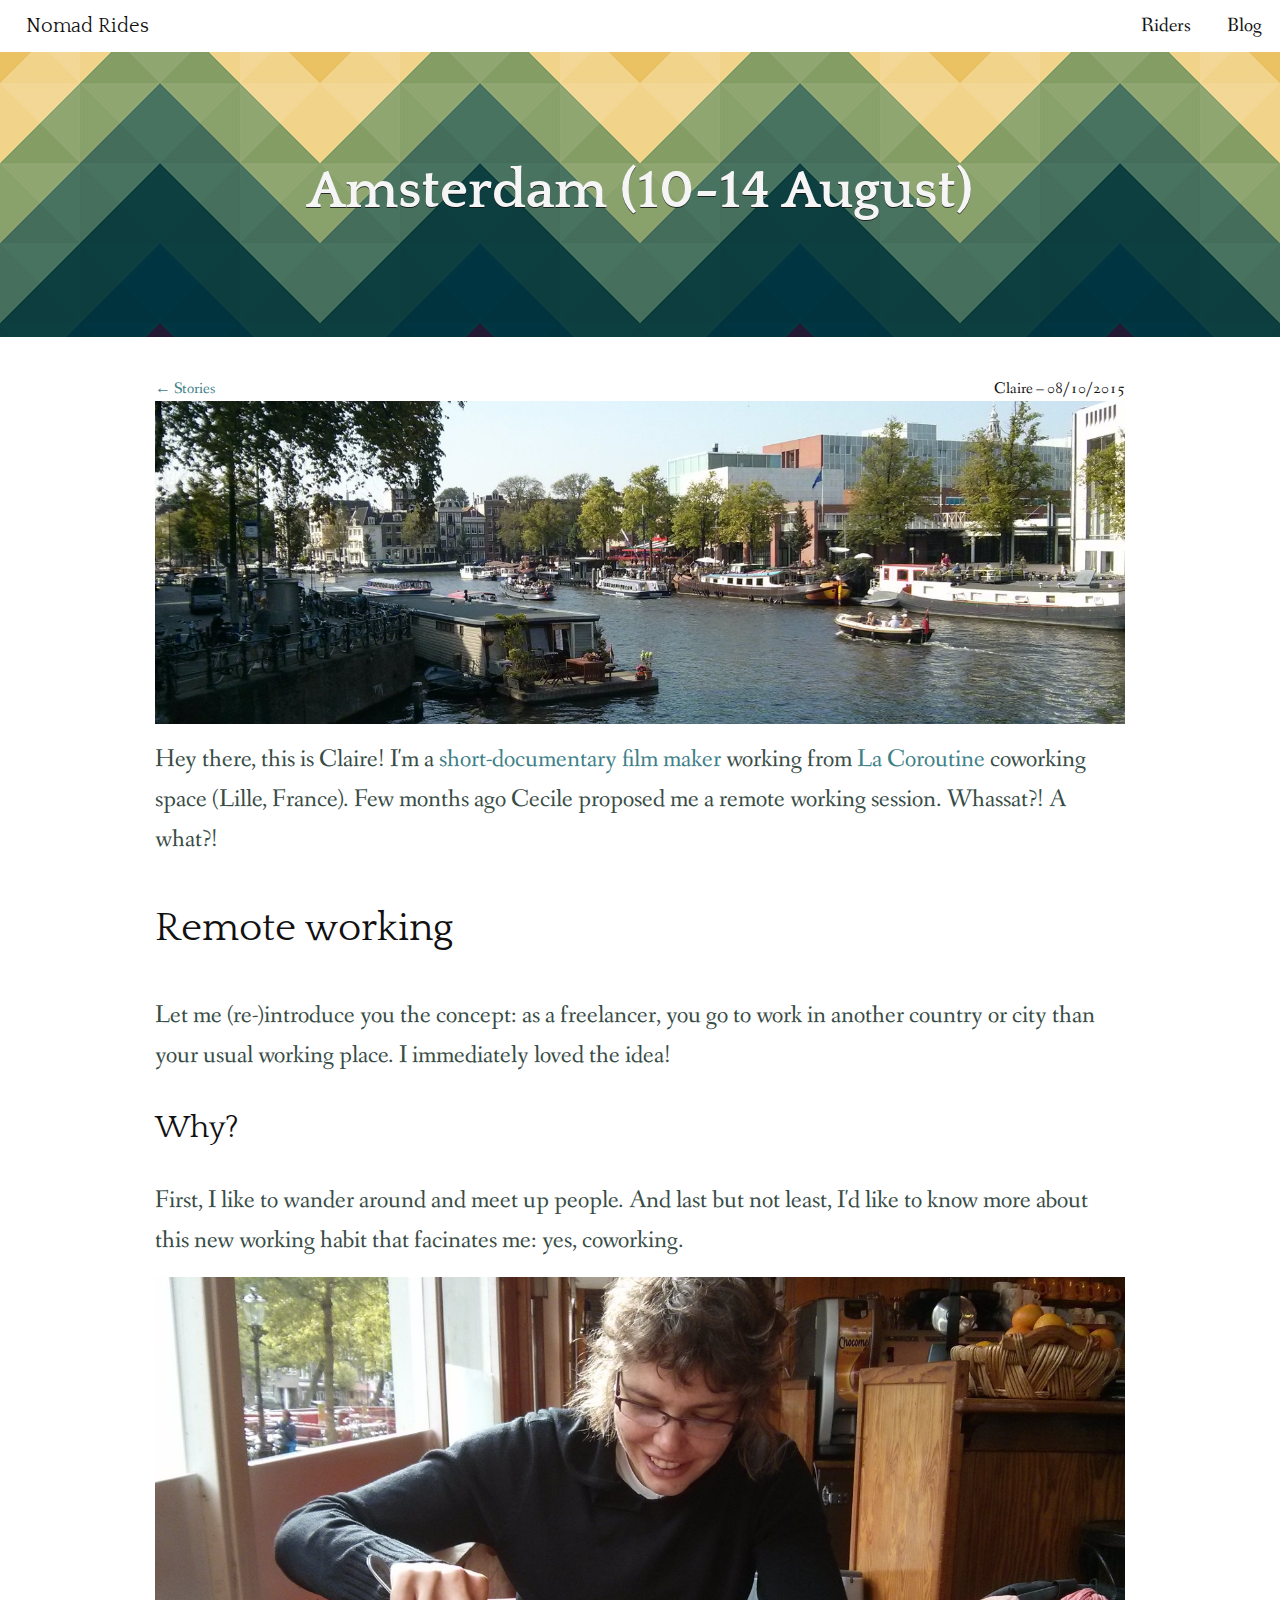
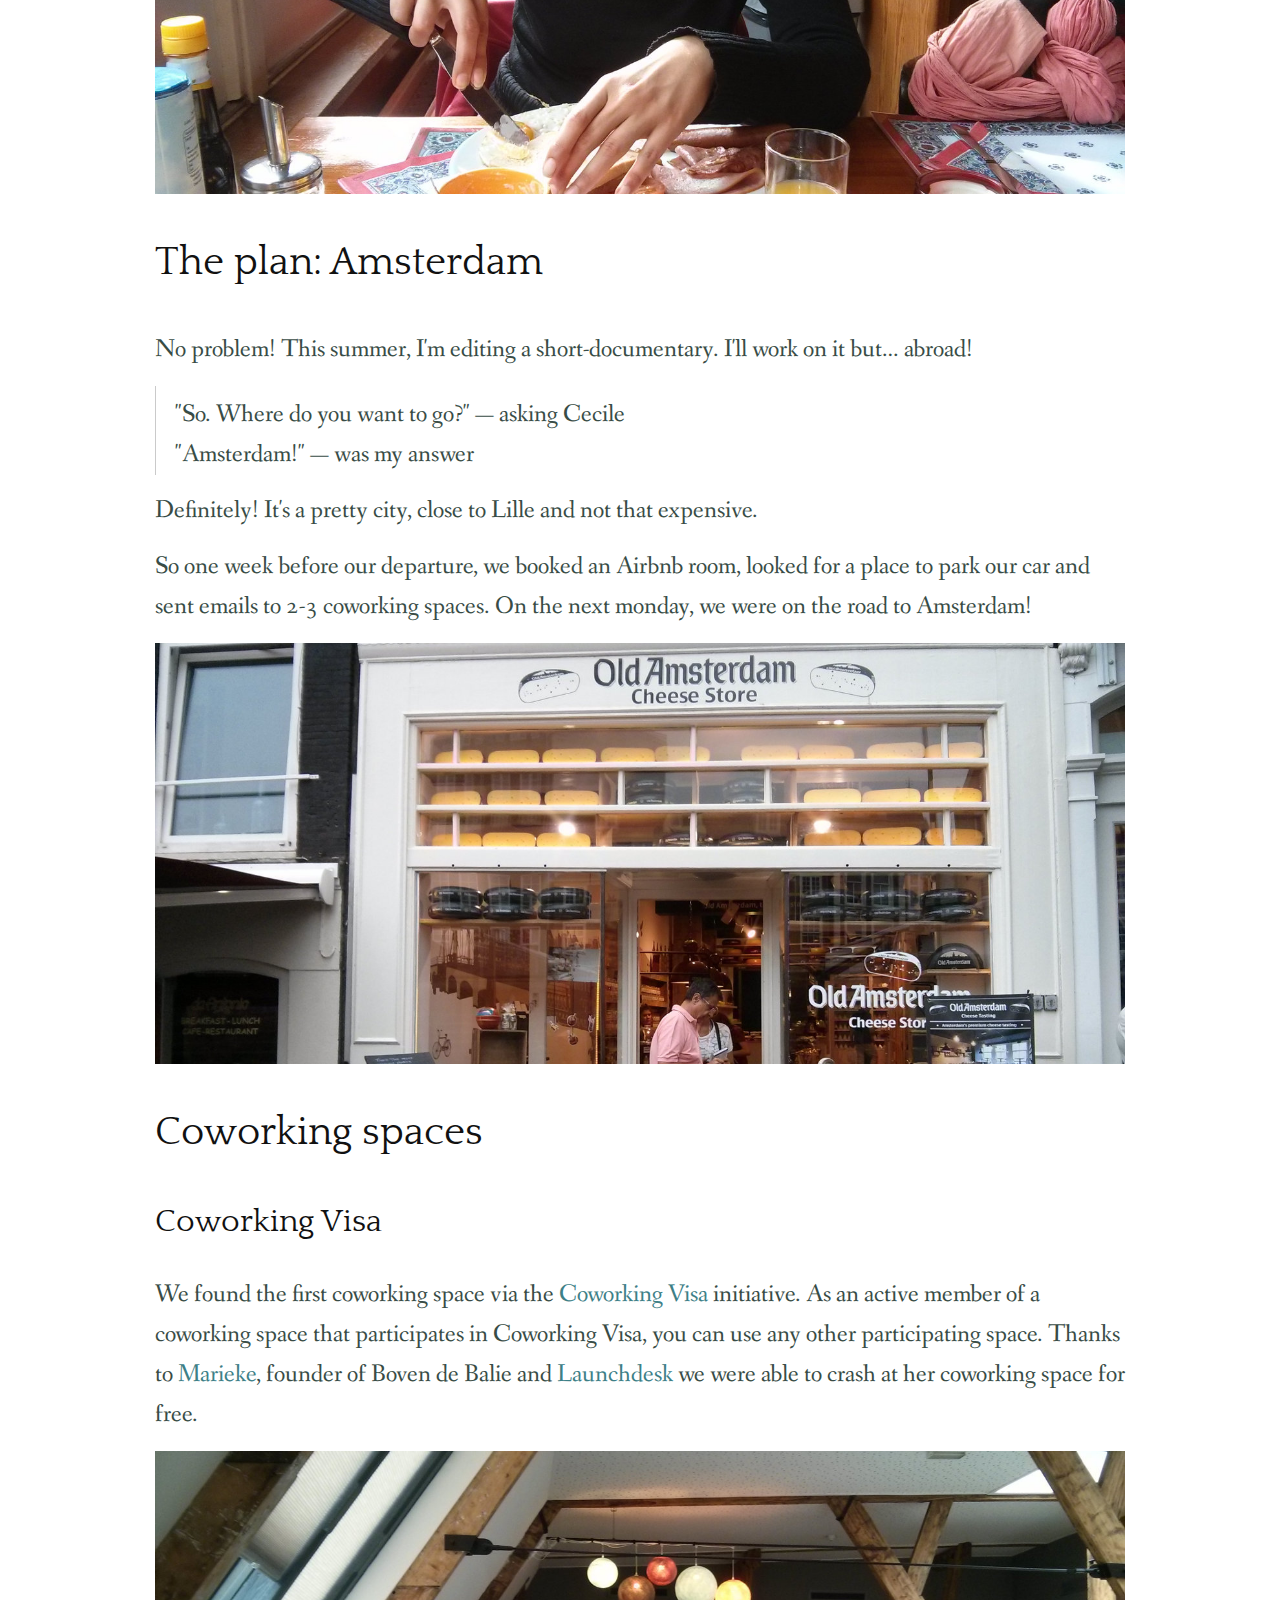
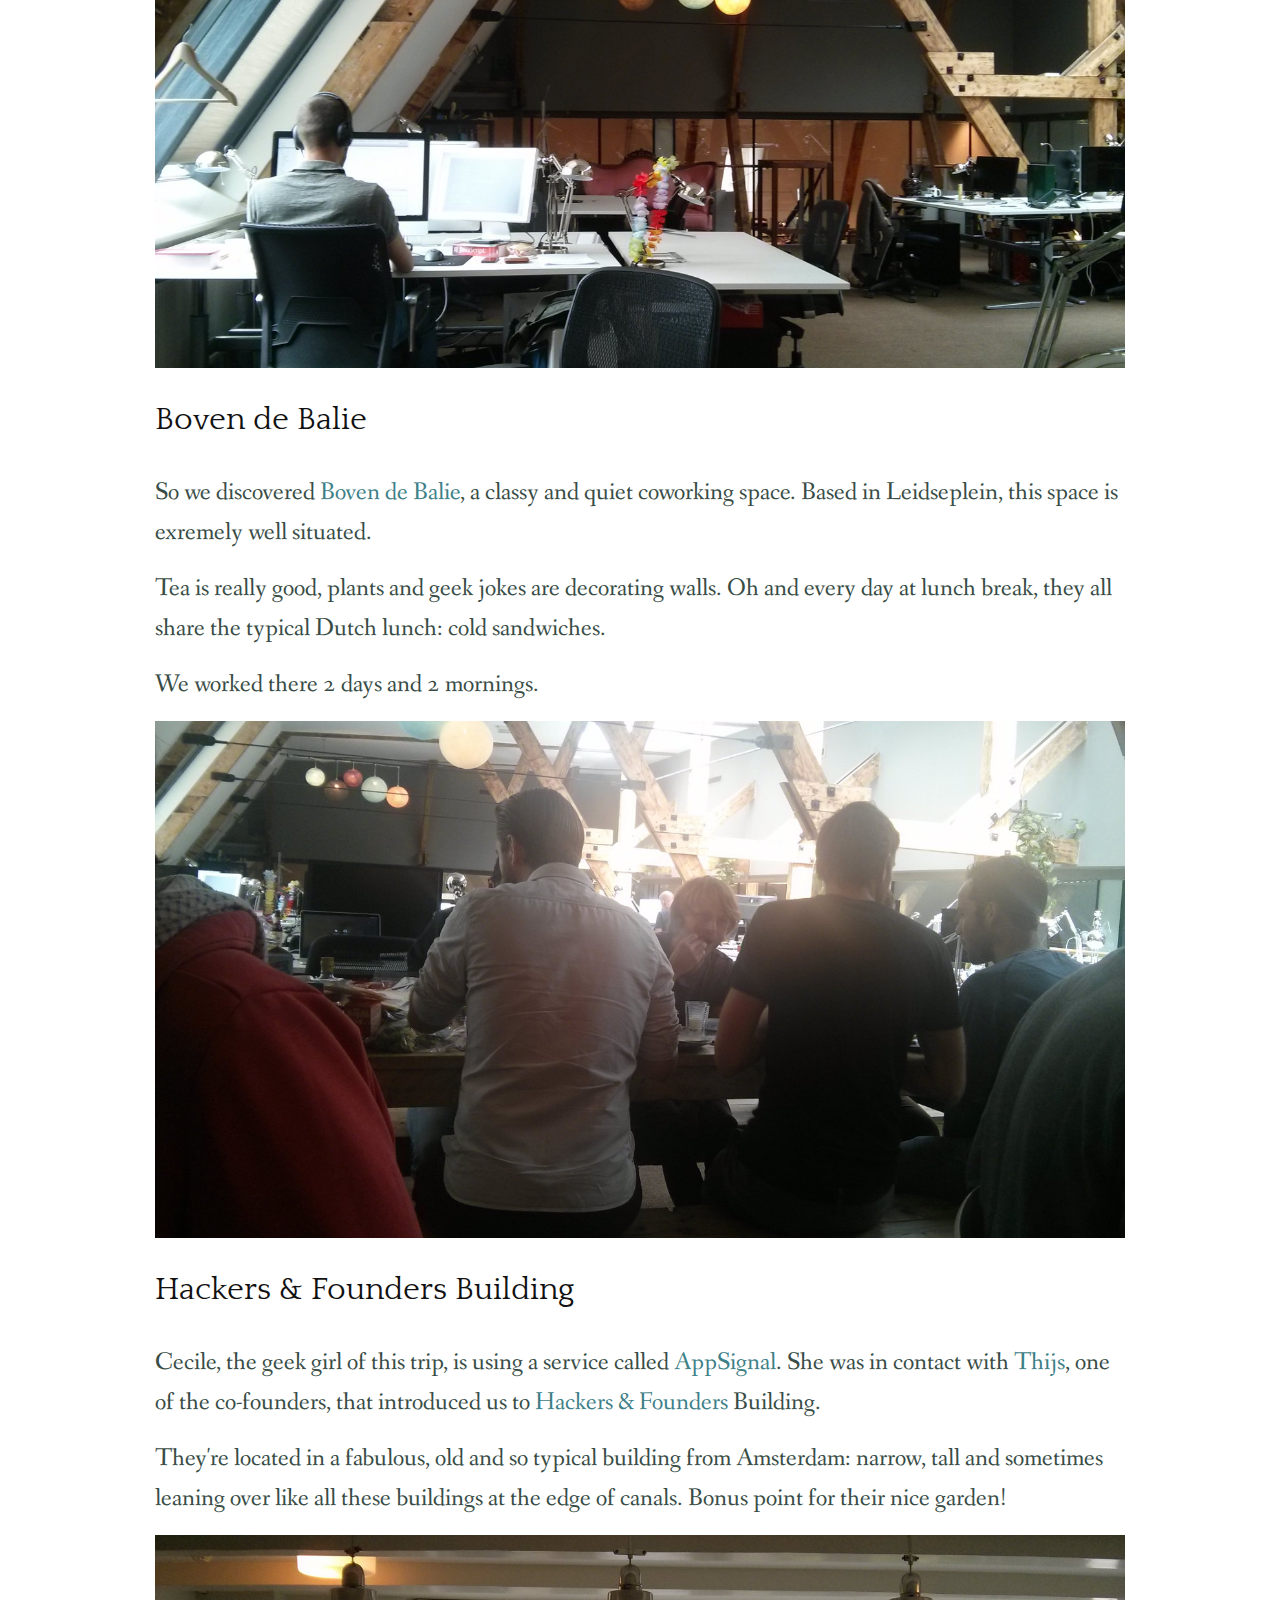
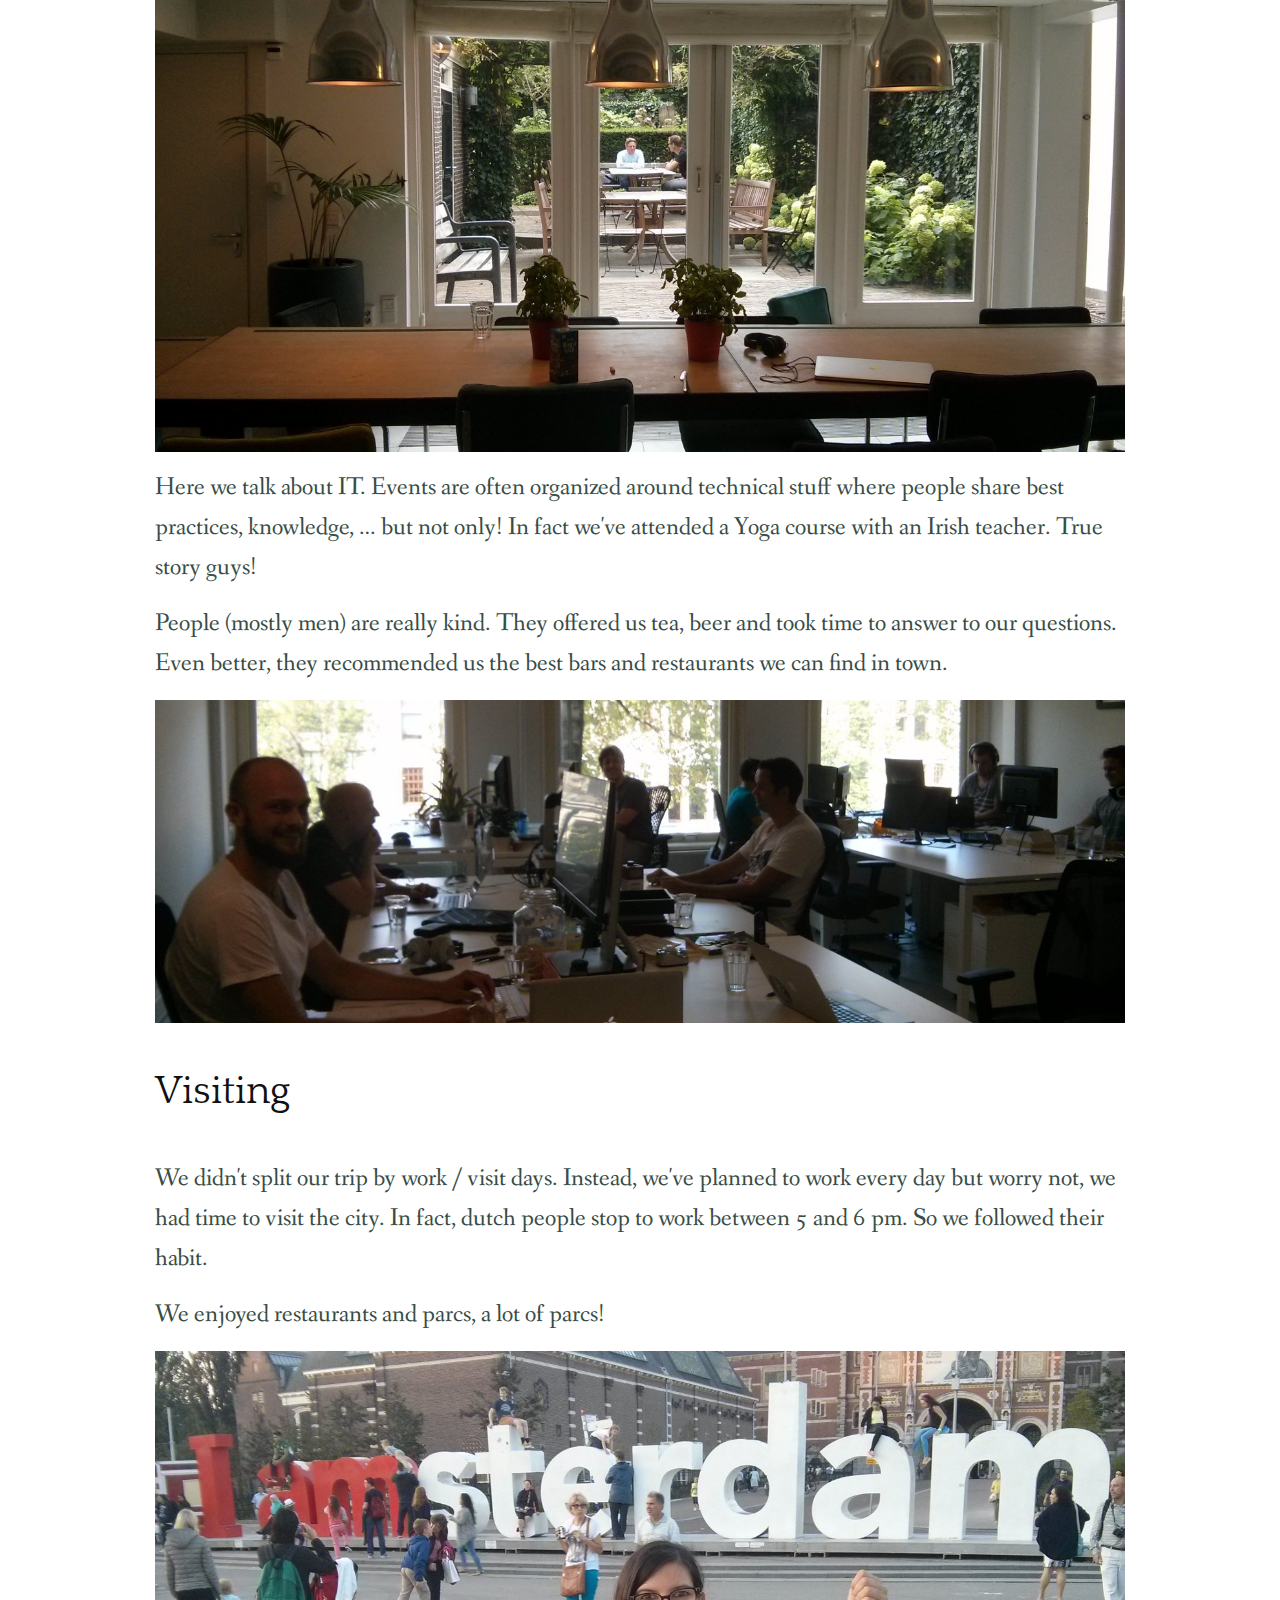
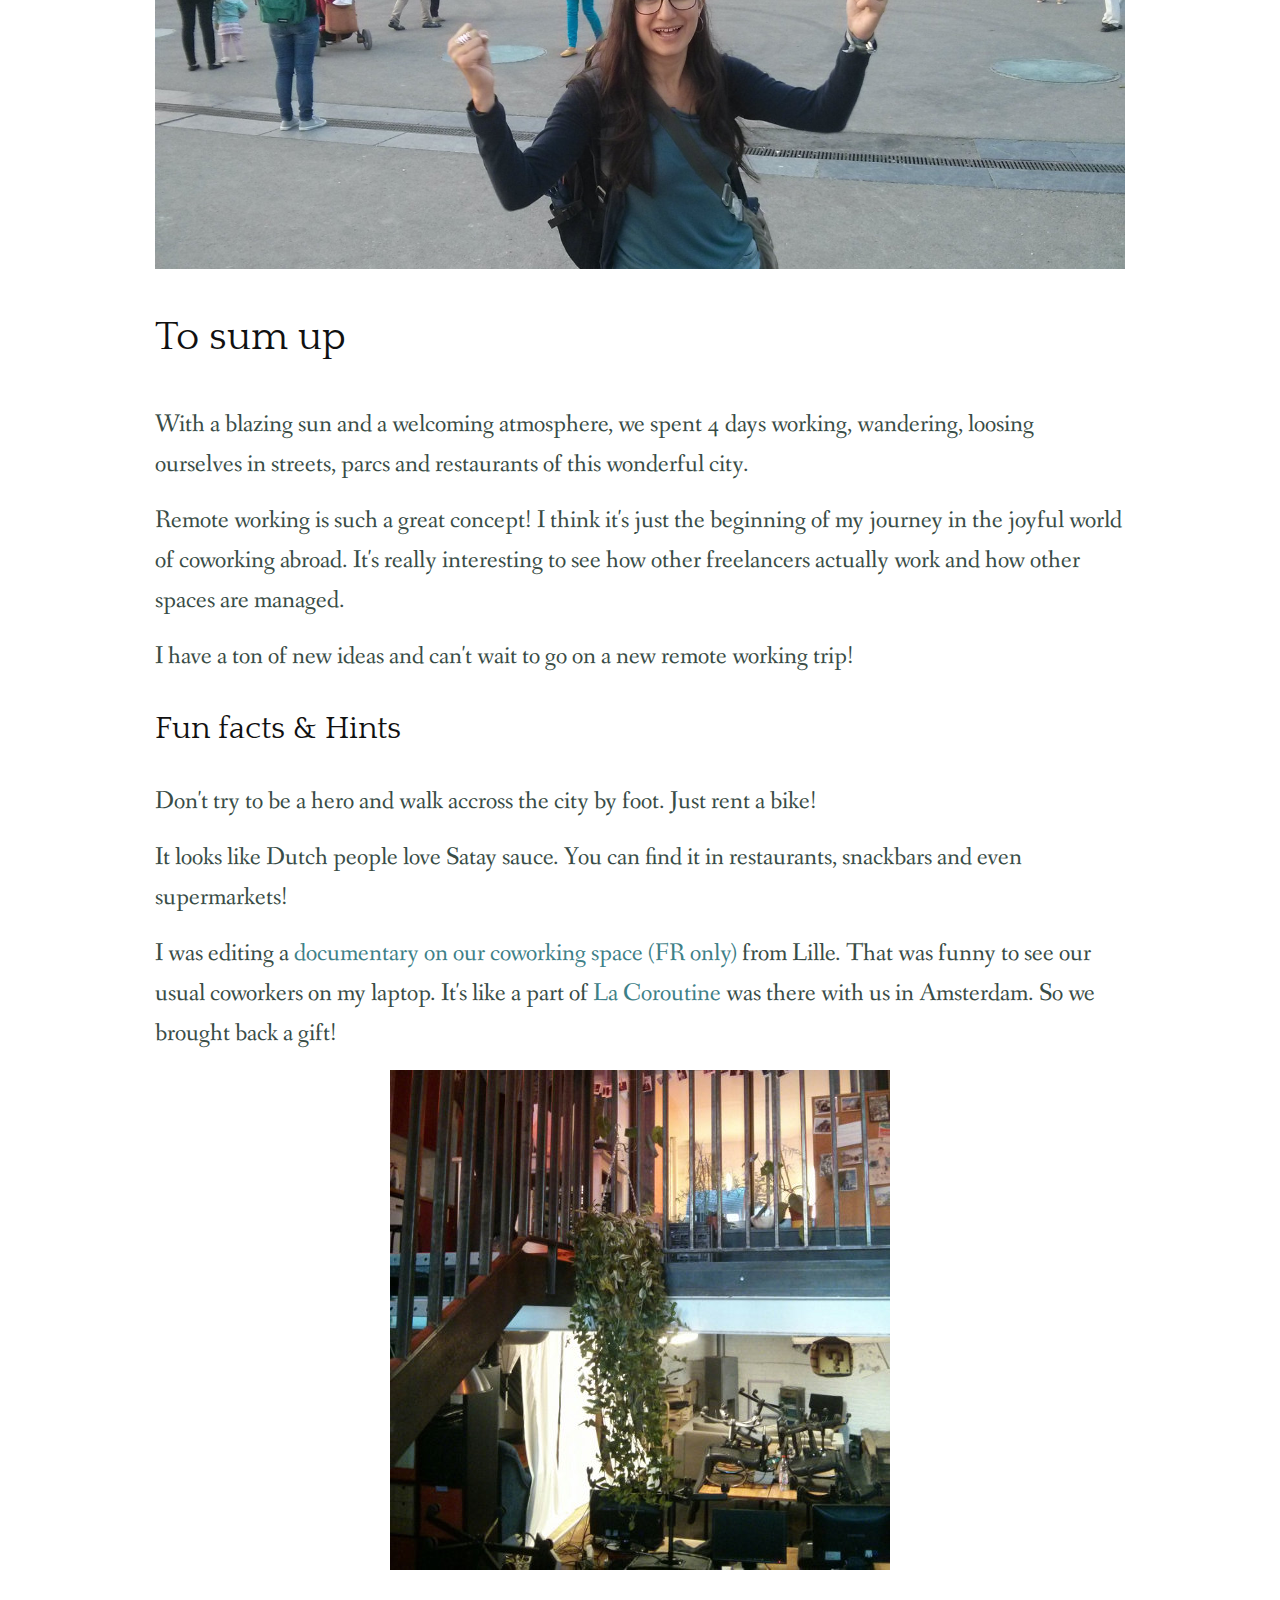
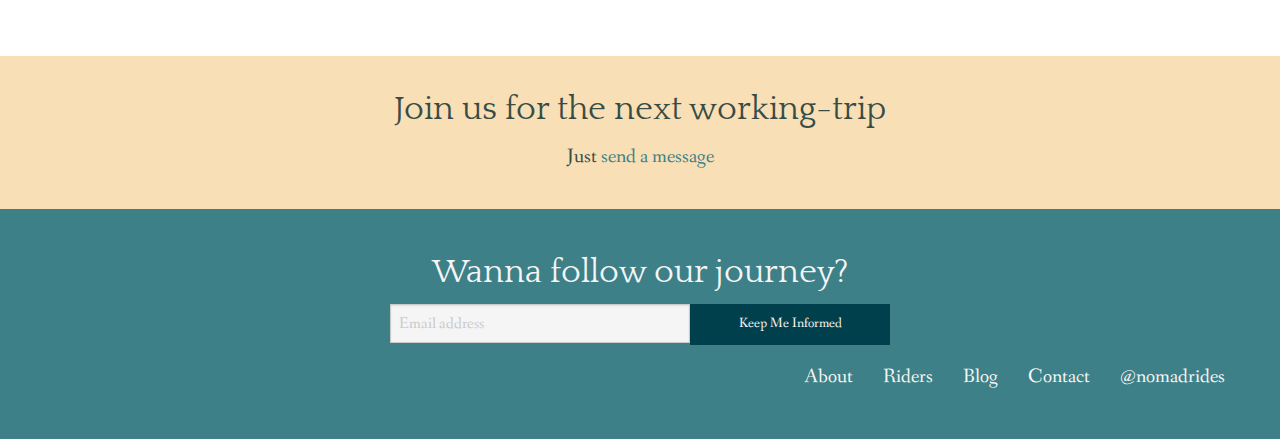
<file: blog/2015-08-10-amsterdam.html>
<!DOCTYPE html><html><head><link href="/assets/images/logo-75d45f53.jpg" rel=icon type="image/jpg"/><meta charset=utf-8 /><meta content="IE=edge,chrome=1" http-equiv=X-UA-Compatible /><meta content="width=device-width, initial-scale=1.0" name=viewport /><title>Working in Amsterdam with Claire & Cecile - Nomad Rides</title><meta content="Visiting Boven de Balie and Hackers & Founders in Amsterdam with Claire & Cecile" name=description /><meta content="Lille, Nord" name="geo.placename"/><meta content="50.629250;3.057256" name="geo.position"/><meta content=FR-59 name="geo.region"/><meta content="Working in Amsterdam with Claire & Cecile" itemprop=name /><meta content="Visiting Boven de Balie and Hackers & Founders in Amsterdam with Claire & Cecile" itemprop=description /><meta content="http://nomadrides.com/assets/images/blog/articles/2015-08-10-amsterdam/amsterdam-canals-439d287f.jpg" itemprop=image /><meta content="Nomad Rides" property="og:site_name"/><meta content="Working in Amsterdam with Claire & Cecile" property="og:title"/><meta content="Visiting Boven de Balie and Hackers & Founders in Amsterdam with Claire & Cecile" property="og:description"/><meta content="http://nomadrides.com/assets/images/blog/articles/2015-08-10-amsterdam/amsterdam-canals-439d287f.jpg" property="og:image"/><meta content=website property="og:type"/><meta content="http://nomadrides.com/blog/2015-08-10-amsterdam.html" property="og:url"/><meta content="Working in Amsterdam with Claire & Cecile" itemprop=name /><meta content="Visiting Boven de Balie and Hackers & Founders in Amsterdam with Claire & Cecile" itemprop=description /><meta content="http://nomadrides.com/assets/images/blog/articles/2015-08-10-amsterdam/amsterdam-canals-439d287f.jpg" itemprop=image /><meta content=summary_large_image name="twitter:card"/><meta content="@nomadrides" name="twitter:site"/><meta content="Working in Amsterdam with Claire & Cecile" name="twitter:title"/><meta content="Visiting Boven de Balie and Hackers & Founders in Amsterdam with Claire & Cecile" name="twitter:description"/><meta content="http://nomadrides.com/assets/images/blog/articles/2015-08-10-amsterdam/amsterdam-canals-439d287f.jpg" name="twitter:image"/><link href="/blog/feed.xml" rel=alternate title="Nomad Rides" type="application/rss+xml"/><link href="//fonts.googleapis.com/css?family=Quattrocento:400,700|Fanwood+Text" rel=stylesheet /><link href="//maxcdn.bootstrapcdn.com/font-awesome/4.3.0/css/font-awesome.min.css" rel=stylesheet /><link href="/assets/stylesheets/all-450f544a.css" rel=stylesheet /><link rel=alternate type="application/atom+xml" title="Atom Feed" href="/blog/feed.xml"/></head><body class="blog blog_2015-08-10-amsterdam "><div class=l-navbar><div class=top-bar><div class=top-bar-left><ul class="dropdown menu" data-dropdown-menu=""><li class=menu-text><a class="title acolyte" href="/">Nomad Rides</a></li></ul></div><div class=top-bar-right><span data-hide-for=medium data-responsive-toggle=responsive-menu><button class="menu-icon dark" data-toggle="" type=button></button></span><ul class="menu show-for-medium"><li><a class="name acolyte" href="/riders">Riders</a></li><li><a class="name acolyte" href="/blog">Blog</a></li></ul></div></div><div class=show-for-small-only id=responsive-menu><div class=row><ul class=menu><li><a class="name acolyte" href="/riders">Riders</a></li><li><a class="name acolyte" href="/blog">Blog</a></li></ul></div></div></div><div class=l-banner><div class=row><div class="small-12 columns"><h1>Amsterdam (10-14 August)</h1></div></div></div><div class="l-page l-blog-article"><div class="row align-center"><div class="small-12 medium-5 columns"><a href="/blog">&larr; Stories</a></div><div class="small-12 medium-5 columns"><div class=l-blog-authoring><span class=l-blog-author>Claire – </span><span class=l-blog-date><time datetime=2015-08-10 pubdate="">08/10/2015</time></span></div></div></div><div class="row align-center"><div class="small-12 medium-10 columns"><p><img src="/assets/images/blog/articles/2015-08-10-amsterdam/amsterdam-canals-439d287f.jpg"/></p></div></div><div class="row align-center"><div class="small-12 medium-10 columns"><p>Hey there, this is Claire! I'm a <a href="http://www.lesfilmsdesdeuxmains.com/">short-documentary film maker</a> working from <a href="http://lacoroutine.org/">La Coroutine</a> coworking space (Lille, France). Few months ago Cecile proposed me a remote working session. Whassat?! A what?!</p> <h2 id=remote-working>Remote working</h2> <p>Let me (re-)introduce you the concept: as a freelancer, you go to work in another country or city than your usual working place. I immediately loved the idea!</p> <h3 id=why>Why?</h3> <p>First, I like to wander around and meet up people. And last but not least, I'd like to know more about this new working habit that facinates me: yes, coworking.</p> <p><img alt="Claire with her english breakfast" src="/assets/images/blog/articles/2015-08-10-amsterdam/claire-english-breakfast-74d3282c.jpg"/></p> <h2 id=the-plan-amsterdam>The plan: Amsterdam</h2> <p>No problem! This summer, I'm editing a short-documentary. I'll work on it but… abroad!</p> <blockquote> <p>"So. Where do you want to go?" — asking Cecile <br/> "Amsterdam!" — was my answer</p> </blockquote> <p>Definitely! It's a pretty city, close to Lille and not that expensive.</p> <p>So one week before our departure, we booked an Airbnb room, looked for a place to park our car and sent emails to 2-3 coworking spaces. On the next monday, we were on the road to Amsterdam!</p> <p><img alt="Cheese store" src="/assets/images/blog/articles/2015-08-10-amsterdam/amsterdam-gouda-6254881a.jpg"/></p> <h2 id=coworking-spaces>Coworking spaces</h2> <h3 id=coworking-visa>Coworking Visa</h3> <p>We found the first coworking space via the <a href="http://www.coworkingvisamap.com/">Coworking Visa</a> initiative. As an active member of a coworking space that participates in Coworking Visa, you can use any other participating space. Thanks to <a href="https://twitter.com/schoutsen">Marieke</a>, founder of Boven de Balie and <a href="http://www.launchdesk.nl/en/">Launchdesk</a> we were able to crash at her coworking space for free.</p> <p><img alt="Boven de Balie coworking space" src="/assets/images/blog/articles/2015-08-10-amsterdam/boven-de-balie-b6d74b2c.jpg"/></p> <h3 id=boven-de-balie>Boven de Balie</h3> <p>So we discovered <a href="http://www.bovendebalie.nl/">Boven de Balie</a>, a classy and quiet coworking space. Based in Leidseplein, this space is exremely well situated.</p> <p>Tea is really good, plants and geek jokes are decorating walls. Oh and every day at lunch break, they all share the typical Dutch lunch: cold sandwiches.</p> <p>We worked there 2 days and 2 mornings.</p> <p><img alt="Dutch lunch at Boven de Balie" src="/assets/images/blog/articles/2015-08-10-amsterdam/dutch-lunch-a7945898.jpg"/></p> <h3 id=hackers--founders-building>Hackers &amp; Founders Building</h3> <p>Cecile, the geek girl of this trip, is using a service called <a href="http://appsignal.com/">AppSignal</a>. She was in contact with <a href="https://twitter.com/thijsc">Thijs</a>, one of the co-founders, that introduced us to <a href="http://hackersandfounders.nl/">Hackers &amp; Founders</a> Building.</p> <p>They're located in a fabulous, old and so typical building from Amsterdam: narrow, tall and sometimes leaning over like all these buildings at the edge of canals. Bonus point for their nice garden!</p> <p><img alt="Hackers &amp; Founders Building" src="/assets/images/blog/articles/2015-08-10-amsterdam/hackers-and-founders-5f03deb1.jpg"/></p> <p>Here we talk about IT. Events are often organized around technical stuff where people share best practices, knowledge, … but not only! In fact we've attended a Yoga course with an Irish teacher. True story guys!</p> <p>People (mostly men) are really kind. They offered us tea, beer and took time to answer to our questions. Even better, they recommended us the best bars and restaurants we can find in town.</p> <p><img alt="Best floor of Hackers &amp; Founders Building" src="/assets/images/blog/articles/2015-08-10-amsterdam/hackers-and-founders-open-space-e32b276c.jpg"/></p> <h2 id=visiting>Visiting</h2> <p>We didn't split our trip by work / visit days. Instead, we've planned to work every day but worry not, we had time to visit the city. In fact, dutch people stop to work between 5 and 6 pm. So we followed their habit.</p> <p>We enjoyed restaurants and parcs, a lot of parcs!</p> <p><img alt="Cecile in Amsterdam" src="/assets/images/blog/articles/2015-08-10-amsterdam/cecile-i-amsterdam-c692e5e1.jpg"/></p> <h2 id=to-sum-up>To sum up</h2> <p>With a blazing sun and a welcoming atmosphere, we spent 4 days working, wandering, loosing ourselves in streets, parcs and restaurants of this wonderful city.</p> <p>Remote working is such a great concept! I think it's just the beginning of my journey in the joyful world of coworking abroad. It's really interesting to see how other freelancers actually work and how other spaces are managed.</p> <p>I have a ton of new ideas and can't wait to go on a new remote working trip!</p> <h3 id=fun-facts--hints>Fun facts &amp; Hints</h3> <p>Don't try to be a hero and walk accross the city by foot. Just rent a bike!</p> <p>It looks like Dutch people love Satay sauce. You can find it in restaurants, snackbars and even supermarkets!</p> <p>I was editing a <a href="http://www.lesfilmsdesdeuxmains.com/2015/06/02/travailler-en-micro-osmose-le-financement-participatif/">documentary on our coworking space (FR only)</a> from Lille. That was funny to see our usual coworkers on my laptop. It's like a part of <a href="https://www.flickr.com/photos/61299367@N05/">La Coroutine</a> was there with us in Amsterdam. So we brought back a gift!</p> <p class=l-blog-image--centered><img alt="Plant in La Coroutine" src="/assets/images/blog/articles/2015-08-10-amsterdam/la-coroutine-plant-9c3e9e37.jpg"/></p> </div></div></div><div class=l-blog-join-me><div class=row><div class="smal-12 columns"><p class=maul>Join us for the next working-trip</p><p>Just <a href="#email-protection-url@abznqevqrf.pbz">send a message</a></p></div></div></div><div class=l-footer><div class=row><div class="small-12 columns newsletter--form"><div class=row><div class="small-12 columns text-center"><p class=maul>Wanna follow our journey?</p></div></div> <div id=mc_embed_signup> <form action="//cecilitse.us10.list-manage.com/subscribe/post?u=f77e0a5b25c5500f2d37c34fe&amp;id=2d41df52e5" method=post id=mc-embedded-subscribe-form name=mc-embedded-subscribe-form class=validate target=_blank novalidate> <div id=mc_embed_signup_scroll> <div class="row collapse large-collapse medium-collapse align-center"> <div class="small-12 medium-3 columns mc-field-group"> <input type=email value="" name=EMAIL class=email id=mce-EMAIL placeholder="Email address"> </div> <div class="small-12 medium-2 columns"> <input type=submit value="Keep Me Informed" name=subscribe id=mc-embedded-subscribe class="button expanded postfix"> </div> </div> <div id=mce-responses class=row> <div class="small-12 columns"> <div class=response id=mce-error-response style="display:none"></div> <div class=response id=mce-success-response style="display:none"></div> </div> </div> <div style="position: absolute; left: -5000px;"><input name=b_f77e0a5b25c5500f2d37c34fe_2d41df52e5 tabindex=-1 value=""></div> </div> </form> </div> </div></div><footer class=row><div class="large-12 columns"><ul class="inline-list text-right"><li><a href="/about.html">About</a></li><li><a href="/riders">Riders</a></li><li><a href="/blog">Blog</a></li><li><a href="#email-protection-url@abznqevqrf.pbz">Contact</a></li><li><a href="https://twitter.com/nomadrides/">@nomadrides</a></li></ul></div></footer></div><script src="/assets/javascripts/all-414a9b36.js"></script> <script src='//s3.amazonaws.com/downloads.mailchimp.com/js/mc-validate.js'></script><script>(function($) {window.fnames = new Array(); window.ftypes = new Array();fnames[0]='EMAIL';ftypes[0]='email';fnames[1]='FNAME';ftypes[1]='text';fnames[2]='LNAME';ftypes[2]='text';}(jQuery));var $mcj = jQuery.noConflict(true);</script> <script type="text/javascript">!function(){try{var a,b,c,d,g=document.getElementsByTagName("a");for(c=0;g.length-c;c++)try{b=g[c].getAttribute("href"),b&&b.indexOf("#email-protection-")>-1&&b.length>19&&(a="",d=19+b.indexOf("#email-protection-"),b.length>d&&(a=b.substr(18).replace(/[a-zA-Z]/g,function(a){return String.fromCharCode(("Z">=a?90:122)>=(a=a.charCodeAt(0)+13)?a:a-26)})),g[c].setAttribute("href","mailto:"+a))}catch(h){}}catch(h){}}();</script>
</body></html>
</file>
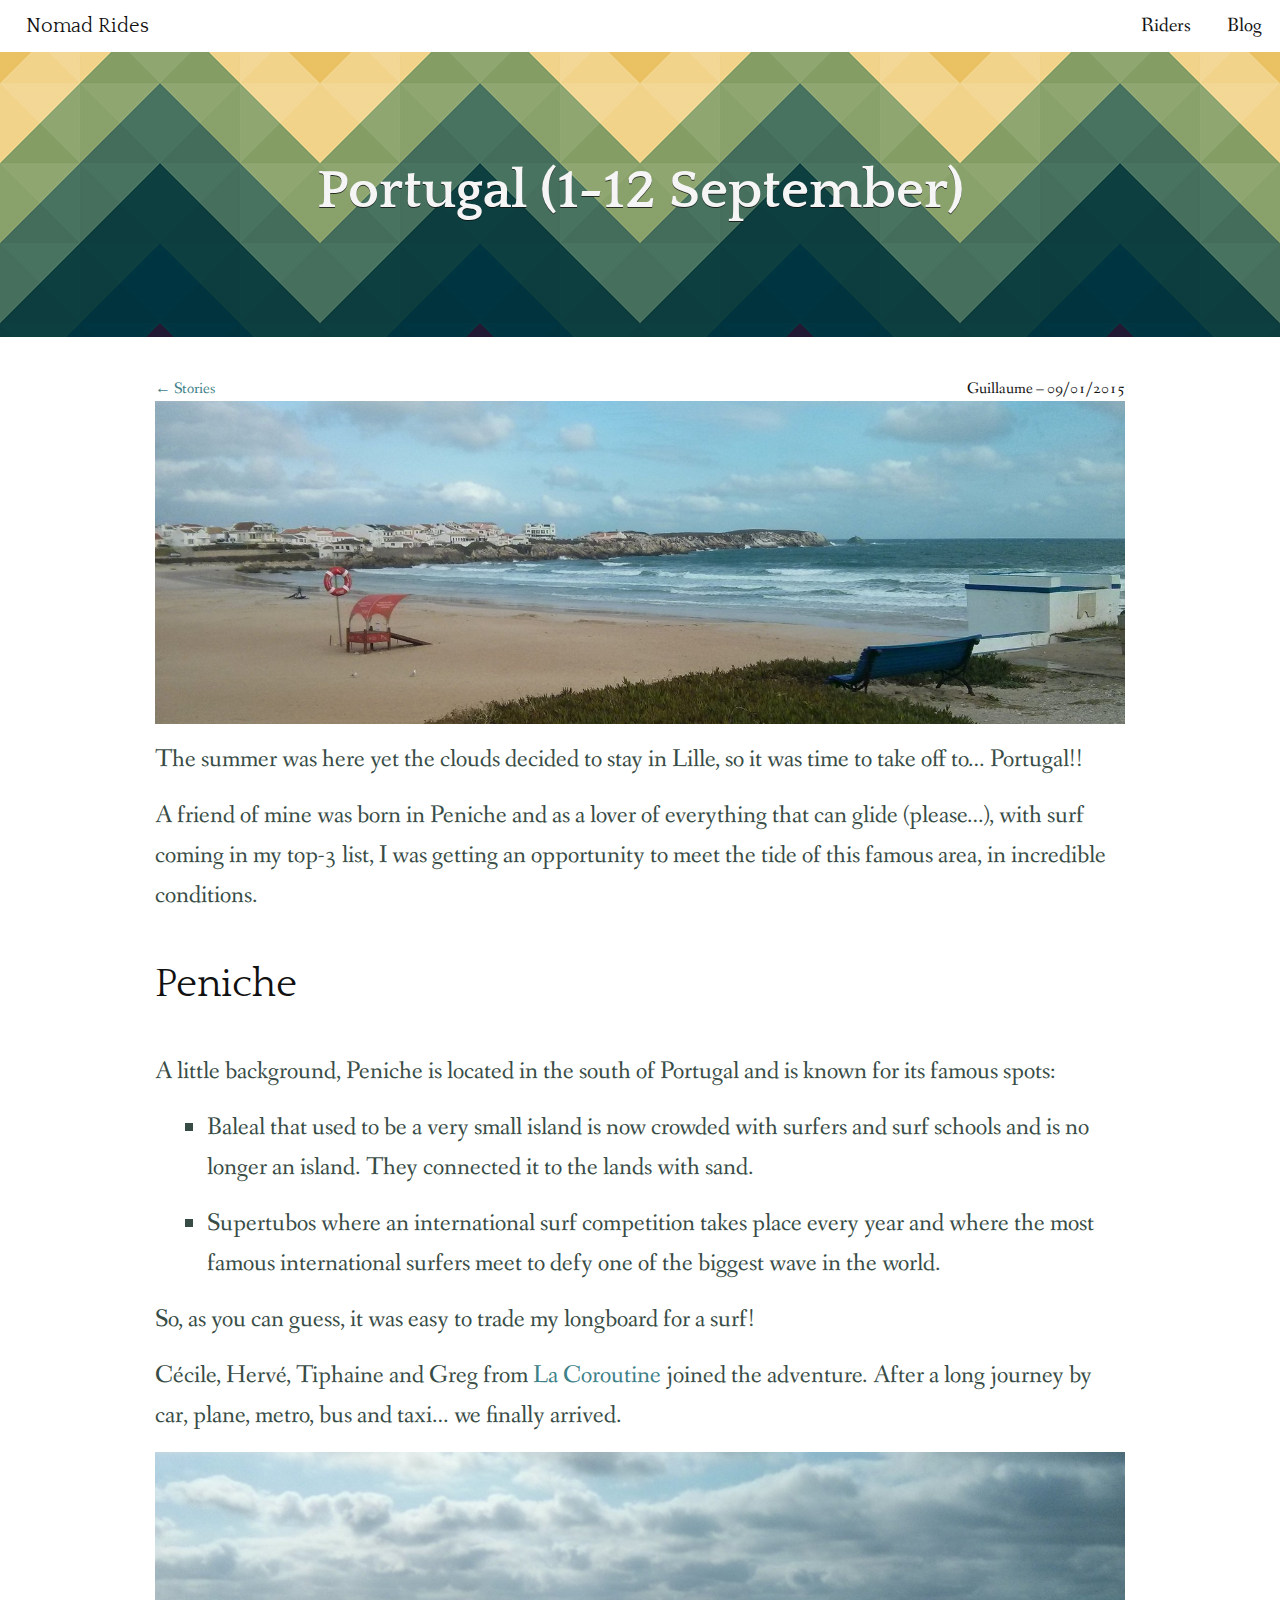
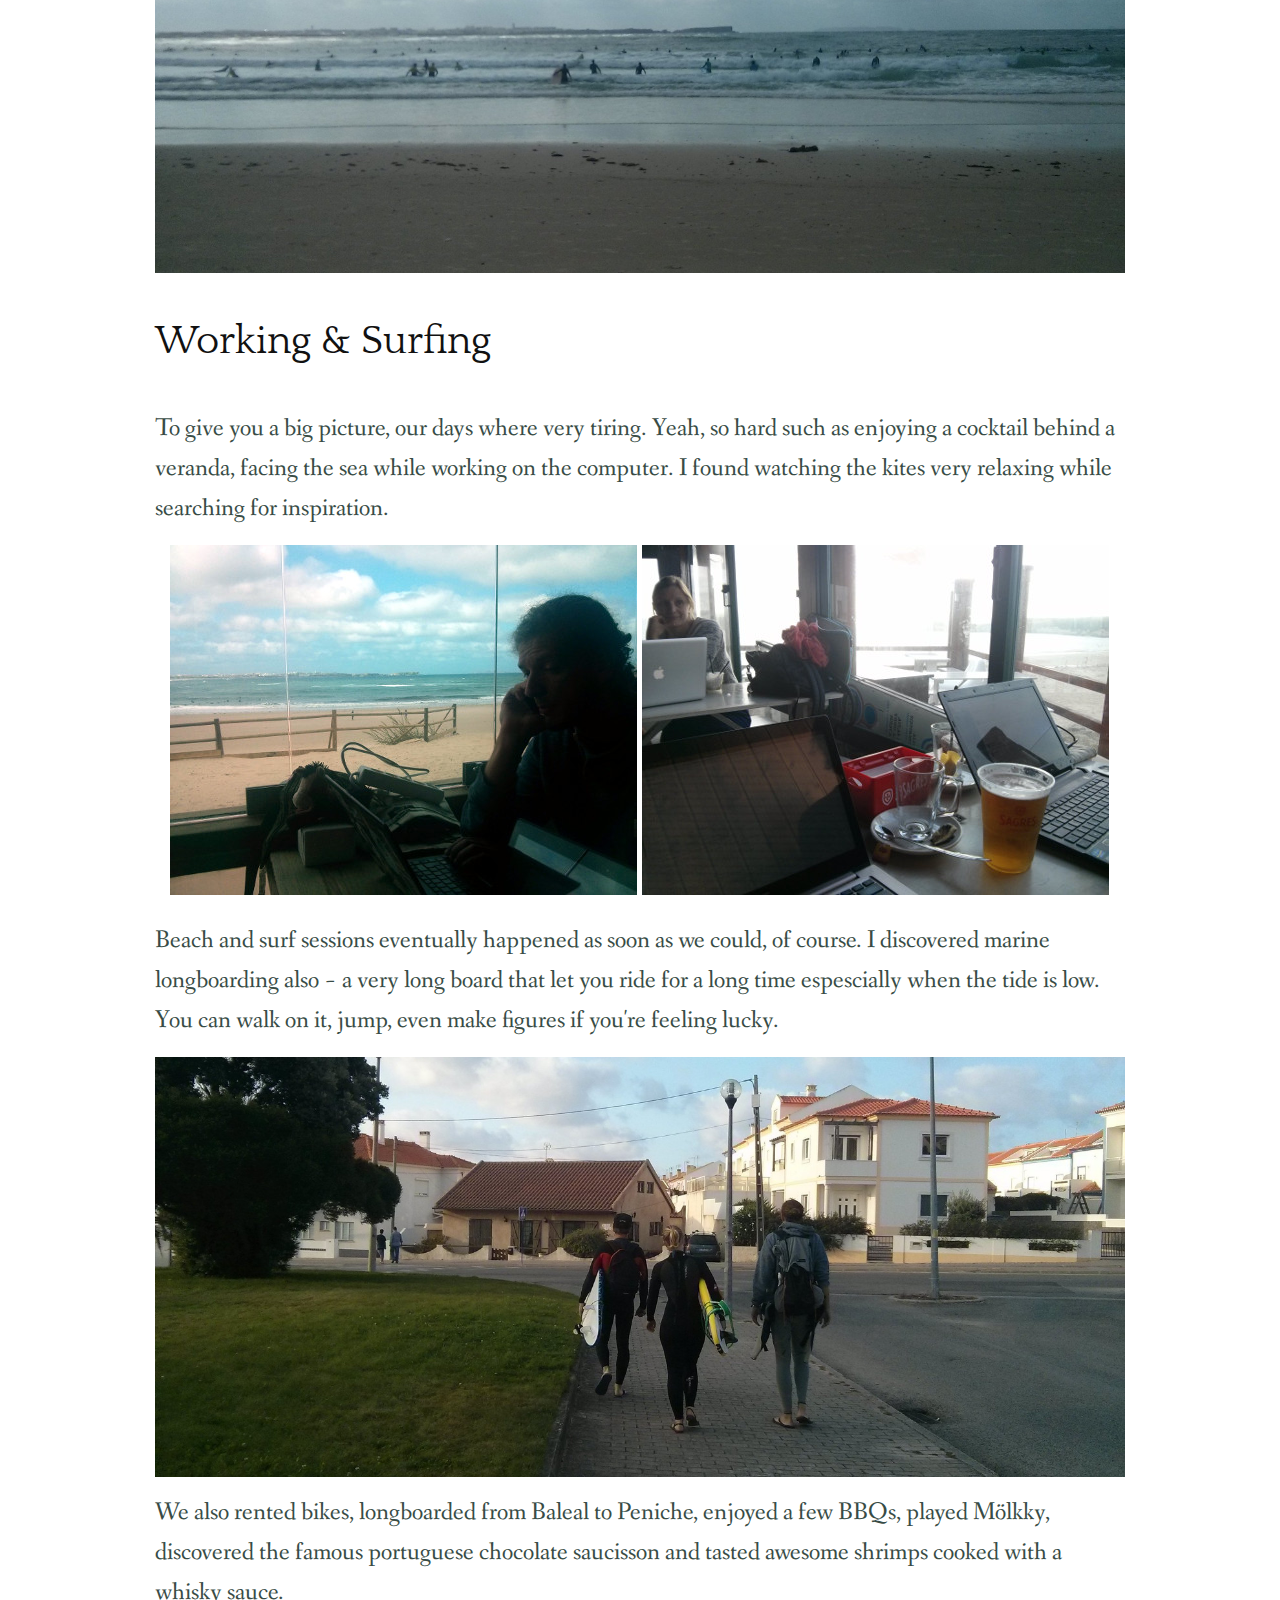
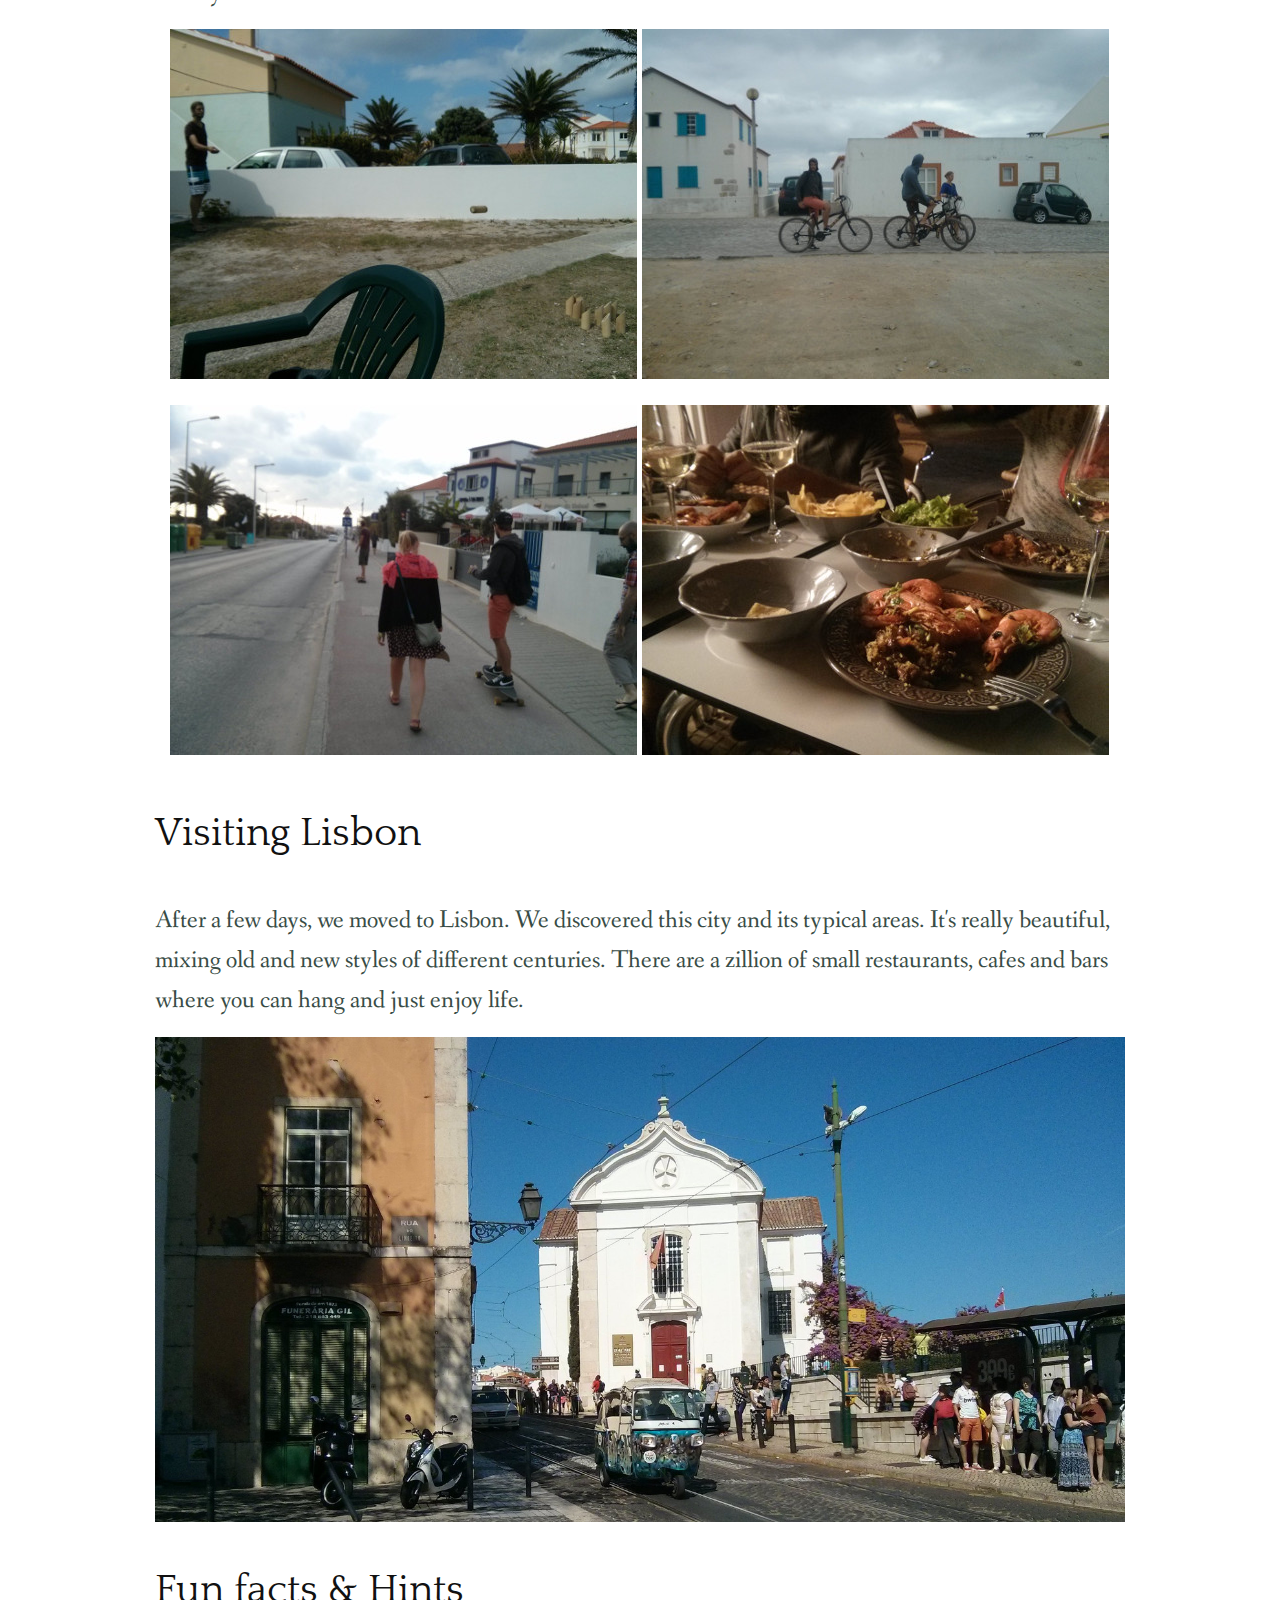
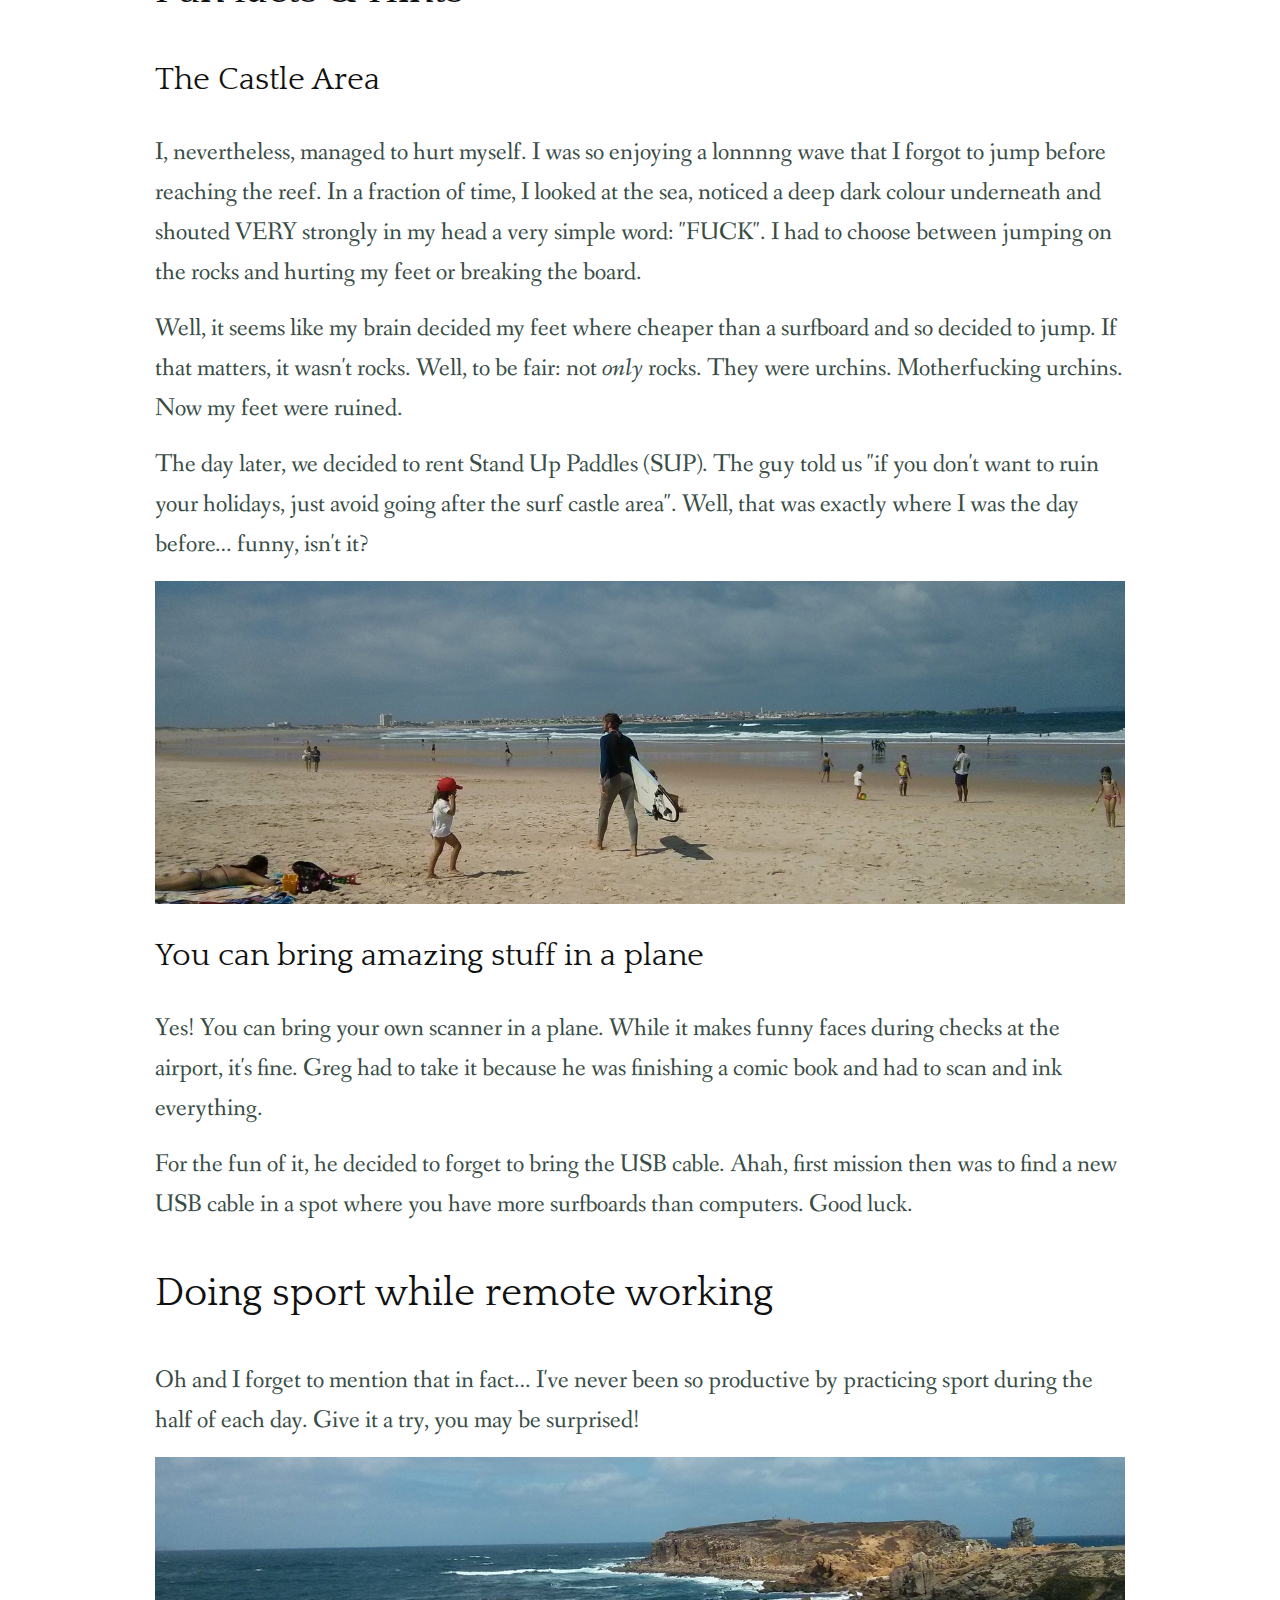
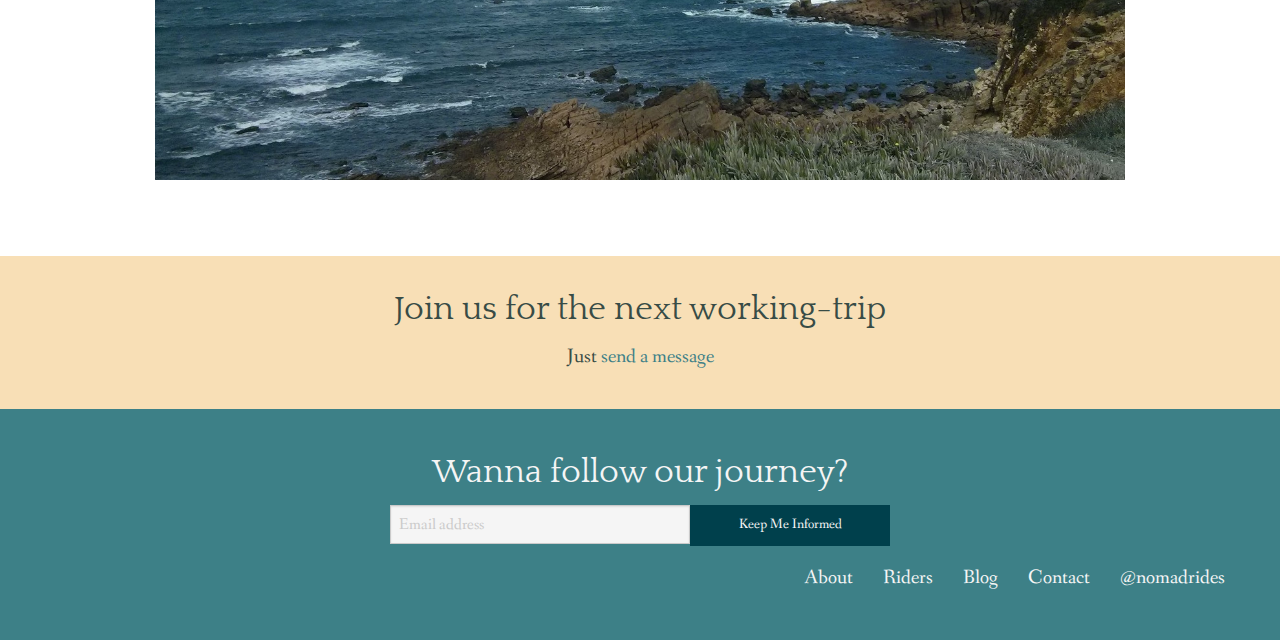
<file: blog/2015-09-01-portugal.html>
<!DOCTYPE html><html><head><link href="/assets/images/logo-75d45f53.jpg" rel=icon type="image/jpg"/><meta charset=utf-8 /><meta content="IE=edge,chrome=1" http-equiv=X-UA-Compatible /><meta content="width=device-width, initial-scale=1.0" name=viewport /><title>Working in Portugal with La Coroutine folks - Nomad Rides</title><meta content="Working and surfing from Portugal with Guillame, Hervé, Tiphaine, Gregory and Cecile" name=description /><meta content="Lille, Nord" name="geo.placename"/><meta content="50.629250;3.057256" name="geo.position"/><meta content=FR-59 name="geo.region"/><meta content="Working in Portugal with La Coroutine folks" itemprop=name /><meta content="Working and surfing from Portugal with Guillame, Hervé, Tiphaine, Gregory and Cecile" itemprop=description /><meta content="http://nomadrides.com/assets/images/blog/articles/2015-09-01-portugal/baleal-waves-b2ab3f75.jpg" itemprop=image /><meta content="Nomad Rides" property="og:site_name"/><meta content="Working in Portugal with La Coroutine folks" property="og:title"/><meta content="Working and surfing from Portugal with Guillame, Hervé, Tiphaine, Gregory and Cecile" property="og:description"/><meta content="http://nomadrides.com/assets/images/blog/articles/2015-09-01-portugal/baleal-waves-b2ab3f75.jpg" property="og:image"/><meta content=website property="og:type"/><meta content="http://nomadrides.com/blog/2015-09-01-portugal.html" property="og:url"/><meta content="Working in Portugal with La Coroutine folks" itemprop=name /><meta content="Working and surfing from Portugal with Guillame, Hervé, Tiphaine, Gregory and Cecile" itemprop=description /><meta content="http://nomadrides.com/assets/images/blog/articles/2015-09-01-portugal/baleal-waves-b2ab3f75.jpg" itemprop=image /><meta content=summary_large_image name="twitter:card"/><meta content="@nomadrides" name="twitter:site"/><meta content="Working in Portugal with La Coroutine folks" name="twitter:title"/><meta content="Working and surfing from Portugal with Guillame, Hervé, Tiphaine, Gregory and Cecile" name="twitter:description"/><meta content="http://nomadrides.com/assets/images/blog/articles/2015-09-01-portugal/baleal-waves-b2ab3f75.jpg" name="twitter:image"/><link href="/blog/feed.xml" rel=alternate title="Nomad Rides" type="application/rss+xml"/><link href="//fonts.googleapis.com/css?family=Quattrocento:400,700|Fanwood+Text" rel=stylesheet /><link href="//maxcdn.bootstrapcdn.com/font-awesome/4.3.0/css/font-awesome.min.css" rel=stylesheet /><link href="/assets/stylesheets/all-450f544a.css" rel=stylesheet /><link rel=alternate type="application/atom+xml" title="Atom Feed" href="/blog/feed.xml"/></head><body class="blog blog_2015-09-01-portugal "><div class=l-navbar><div class=top-bar><div class=top-bar-left><ul class="dropdown menu" data-dropdown-menu=""><li class=menu-text><a class="title acolyte" href="/">Nomad Rides</a></li></ul></div><div class=top-bar-right><span data-hide-for=medium data-responsive-toggle=responsive-menu><button class="menu-icon dark" data-toggle="" type=button></button></span><ul class="menu show-for-medium"><li><a class="name acolyte" href="/riders">Riders</a></li><li><a class="name acolyte" href="/blog">Blog</a></li></ul></div></div><div class=show-for-small-only id=responsive-menu><div class=row><ul class=menu><li><a class="name acolyte" href="/riders">Riders</a></li><li><a class="name acolyte" href="/blog">Blog</a></li></ul></div></div></div><div class=l-banner><div class=row><div class="small-12 columns"><h1>Portugal (1-12 September)</h1></div></div></div><div class="l-page l-blog-article"><div class="row align-center"><div class="small-12 medium-5 columns"><a href="/blog">&larr; Stories</a></div><div class="small-12 medium-5 columns"><div class=l-blog-authoring><span class=l-blog-author>Guillaume – </span><span class=l-blog-date><time datetime=2015-09-01 pubdate="">09/01/2015</time></span></div></div></div><div class="row align-center"><div class="small-12 medium-10 columns"><p><img src="/assets/images/blog/articles/2015-09-01-portugal/baleal-waves-b2ab3f75.jpg"/></p></div></div><div class="row align-center"><div class="small-12 medium-10 columns"><p>The summer was here yet the clouds decided to stay in Lille, so it was time to take off to… Portugal!! </p> <p>A friend of mine was born in Peniche and as a lover of everything that can glide (please…), with surf coming in my top-3 list, I was getting an opportunity to meet the tide of this famous area, in incredible conditions.</p> <h2 id=peniche>Peniche</h2> <p>A little background, Peniche is located in the south of Portugal and is known for its famous spots:</p> <ul> <li> <p>Baleal that used to be a very small island is now crowded with surfers and surf schools and is no longer an island. They connected it to the lands with sand.</p> </li> <li> <p>Supertubos where an international surf competition takes place every year and where the most famous international surfers meet to defy one of the biggest wave in the world.</p> </li> </ul> <p>So, as you can guess, it was easy to trade my longboard for a surf!</p> <p>Cécile, Hervé, Tiphaine and Greg from <a href="http://lacoroutine.org/">La Coroutine</a> joined the adventure. After a long journey by car, plane, metro, bus and taxi… we finally arrived.</p> <p><img alt="Baleal surf spot in Portugal" src="/assets/images/blog/articles/2015-09-01-portugal/baleal-surfspot-02f6d4a5.jpg"/></p> <h2 id=working--surfing>Working &amp; Surfing</h2> <p>To give you a big picture, our days where very tiring. Yeah, so hard such as enjoying a cocktail behind a veranda, facing the sea while working on the computer. I found watching the kites very relaxing while searching for inspiration.</p> <p class=l-blog-image--centered><img alt="Working from bars" src="/assets/images/blog/articles/2015-09-01-portugal/working-from-bars-5f44910f.jpg"/> <img alt="Chill from bars" src="/assets/images/blog/articles/2015-09-01-portugal/chill-from-bar-5a166864.jpg"/></p> <p>Beach and surf sessions eventually happened as soon as we could, of course. I discovered marine longboarding also ‒ a very long board that let you ride for a long time espescially when the tide is low. You can walk on it, jump, even make figures if you're feeling lucky.</p> <p><img alt="Surf Profesionals" src="/assets/images/blog/articles/2015-09-01-portugal/surfing-pros-4c01024b.jpg"/></p> <p>We also rented bikes, longboarded from Baleal to Peniche, enjoyed a few BBQs, played Mölkky, discovered the famous portuguese chocolate saucisson and tasted awesome shrimps cooked with a whisky sauce.</p> <p class=l-blog-image--centered><img alt="Playing Mölkky" src="/assets/images/blog/articles/2015-09-01-portugal/playing-molkky-7b7858ad.jpg"/> <img alt="Bike Ridding" src="/assets/images/blog/articles/2015-09-01-portugal/riding-bikes-89a35d69.jpg"/></p> <p class=l-blog-image--centered><img alt=Longboarding src="/assets/images/blog/articles/2015-09-01-portugal/longboarding-6277e234.jpg"/> <img alt="Whisky sauce Gambas" src="/assets/images/blog/articles/2015-09-01-portugal/whisky-gambas-e5173d04.jpg"/></p> <h2 id=visiting-lisbon>Visiting Lisbon</h2> <p>After a few days, we moved to Lisbon. We discovered this city and its typical areas. It's really beautiful, mixing old and new styles of different centuries. There are a zillion of small restaurants, cafes and bars where you can hang and just enjoy life.</p> <p><img alt="Lisbon, Portugal" src="/assets/images/blog/articles/2015-09-01-portugal/lisbon-645c664f.jpg"/></p> <h2 id=fun-facts--hints>Fun facts &amp; Hints</h2> <h3 id=the-castle-area>The Castle Area</h3> <p>I, nevertheless, managed to hurt myself. I was so enjoying a lonnnng wave that I forgot to jump before reaching the reef. In a fraction of time, I looked at the sea, noticed a deep dark colour underneath and shouted VERY strongly in my head a very simple word: "FUCK". I had to choose between jumping on the rocks and hurting my feet or breaking the board.</p> <p>Well, it seems like my brain decided my feet where cheaper than a surfboard and so decided to jump. If that matters, it wasn't rocks. Well, to be fair: not <em>only</em> rocks. They were urchins. Motherfucking urchins. Now my feet were ruined.</p> <p>The day later, we decided to rent Stand Up Paddles (SUP). The guy told us "if you don't want to ruin your holidays, just avoid going after the surf castle area". Well, that was exactly where I was the day before… funny, isn't it?</p> <p><img alt="Surfing Master" src="/assets/images/blog/articles/2015-09-01-portugal/surfing-master-5e5c1ce7.jpg"/></p> <h3 id=you-can-bring-amazing-stuff-in-a-plane>You can bring amazing stuff in a plane</h3> <p>Yes! You can bring your own scanner in a plane. While it makes funny faces during checks at the airport, it's fine. Greg had to take it because he was finishing a comic book and had to scan and ink everything.</p> <p>For the fun of it, he decided to forget to bring the USB cable. Ahah, first mission then was to find a new USB cable in a spot where you have more surfboards than computers. Good luck.</p> <h2 id=doing-sport-while-remote-working>Doing sport while remote working</h2> <p>Oh and I forget to mention that in fact… I've never been so productive by practicing sport during the half of each day. Give it a try, you may be surprised!</p> <p><img alt="Peniche, Portugal" src="/assets/images/blog/articles/2015-09-01-portugal/portugal-peniche-e70b1fc9.jpg"/></p> </div></div></div><div class=l-blog-join-me><div class=row><div class="smal-12 columns"><p class=maul>Join us for the next working-trip</p><p>Just <a href="#email-protection-url@abznqevqrf.pbz">send a message</a></p></div></div></div><div class=l-footer><div class=row><div class="small-12 columns newsletter--form"><div class=row><div class="small-12 columns text-center"><p class=maul>Wanna follow our journey?</p></div></div> <div id=mc_embed_signup> <form action="//cecilitse.us10.list-manage.com/subscribe/post?u=f77e0a5b25c5500f2d37c34fe&amp;id=2d41df52e5" method=post id=mc-embedded-subscribe-form name=mc-embedded-subscribe-form class=validate target=_blank novalidate> <div id=mc_embed_signup_scroll> <div class="row collapse large-collapse medium-collapse align-center"> <div class="small-12 medium-3 columns mc-field-group"> <input type=email value="" name=EMAIL class=email id=mce-EMAIL placeholder="Email address"> </div> <div class="small-12 medium-2 columns"> <input type=submit value="Keep Me Informed" name=subscribe id=mc-embedded-subscribe class="button expanded postfix"> </div> </div> <div id=mce-responses class=row> <div class="small-12 columns"> <div class=response id=mce-error-response style="display:none"></div> <div class=response id=mce-success-response style="display:none"></div> </div> </div> <div style="position: absolute; left: -5000px;"><input name=b_f77e0a5b25c5500f2d37c34fe_2d41df52e5 tabindex=-1 value=""></div> </div> </form> </div> </div></div><footer class=row><div class="large-12 columns"><ul class="inline-list text-right"><li><a href="/about.html">About</a></li><li><a href="/riders">Riders</a></li><li><a href="/blog">Blog</a></li><li><a href="#email-protection-url@abznqevqrf.pbz">Contact</a></li><li><a href="https://twitter.com/nomadrides/">@nomadrides</a></li></ul></div></footer></div><script src="/assets/javascripts/all-414a9b36.js"></script> <script src='//s3.amazonaws.com/downloads.mailchimp.com/js/mc-validate.js'></script><script>(function($) {window.fnames = new Array(); window.ftypes = new Array();fnames[0]='EMAIL';ftypes[0]='email';fnames[1]='FNAME';ftypes[1]='text';fnames[2]='LNAME';ftypes[2]='text';}(jQuery));var $mcj = jQuery.noConflict(true);</script> <script type="text/javascript">!function(){try{var a,b,c,d,g=document.getElementsByTagName("a");for(c=0;g.length-c;c++)try{b=g[c].getAttribute("href"),b&&b.indexOf("#email-protection-")>-1&&b.length>19&&(a="",d=19+b.indexOf("#email-protection-"),b.length>d&&(a=b.substr(18).replace(/[a-zA-Z]/g,function(a){return String.fromCharCode(("Z">=a?90:122)>=(a=a.charCodeAt(0)+13)?a:a-26)})),g[c].setAttribute("href","mailto:"+a))}catch(h){}}catch(h){}}();</script>
</body></html>
</file>
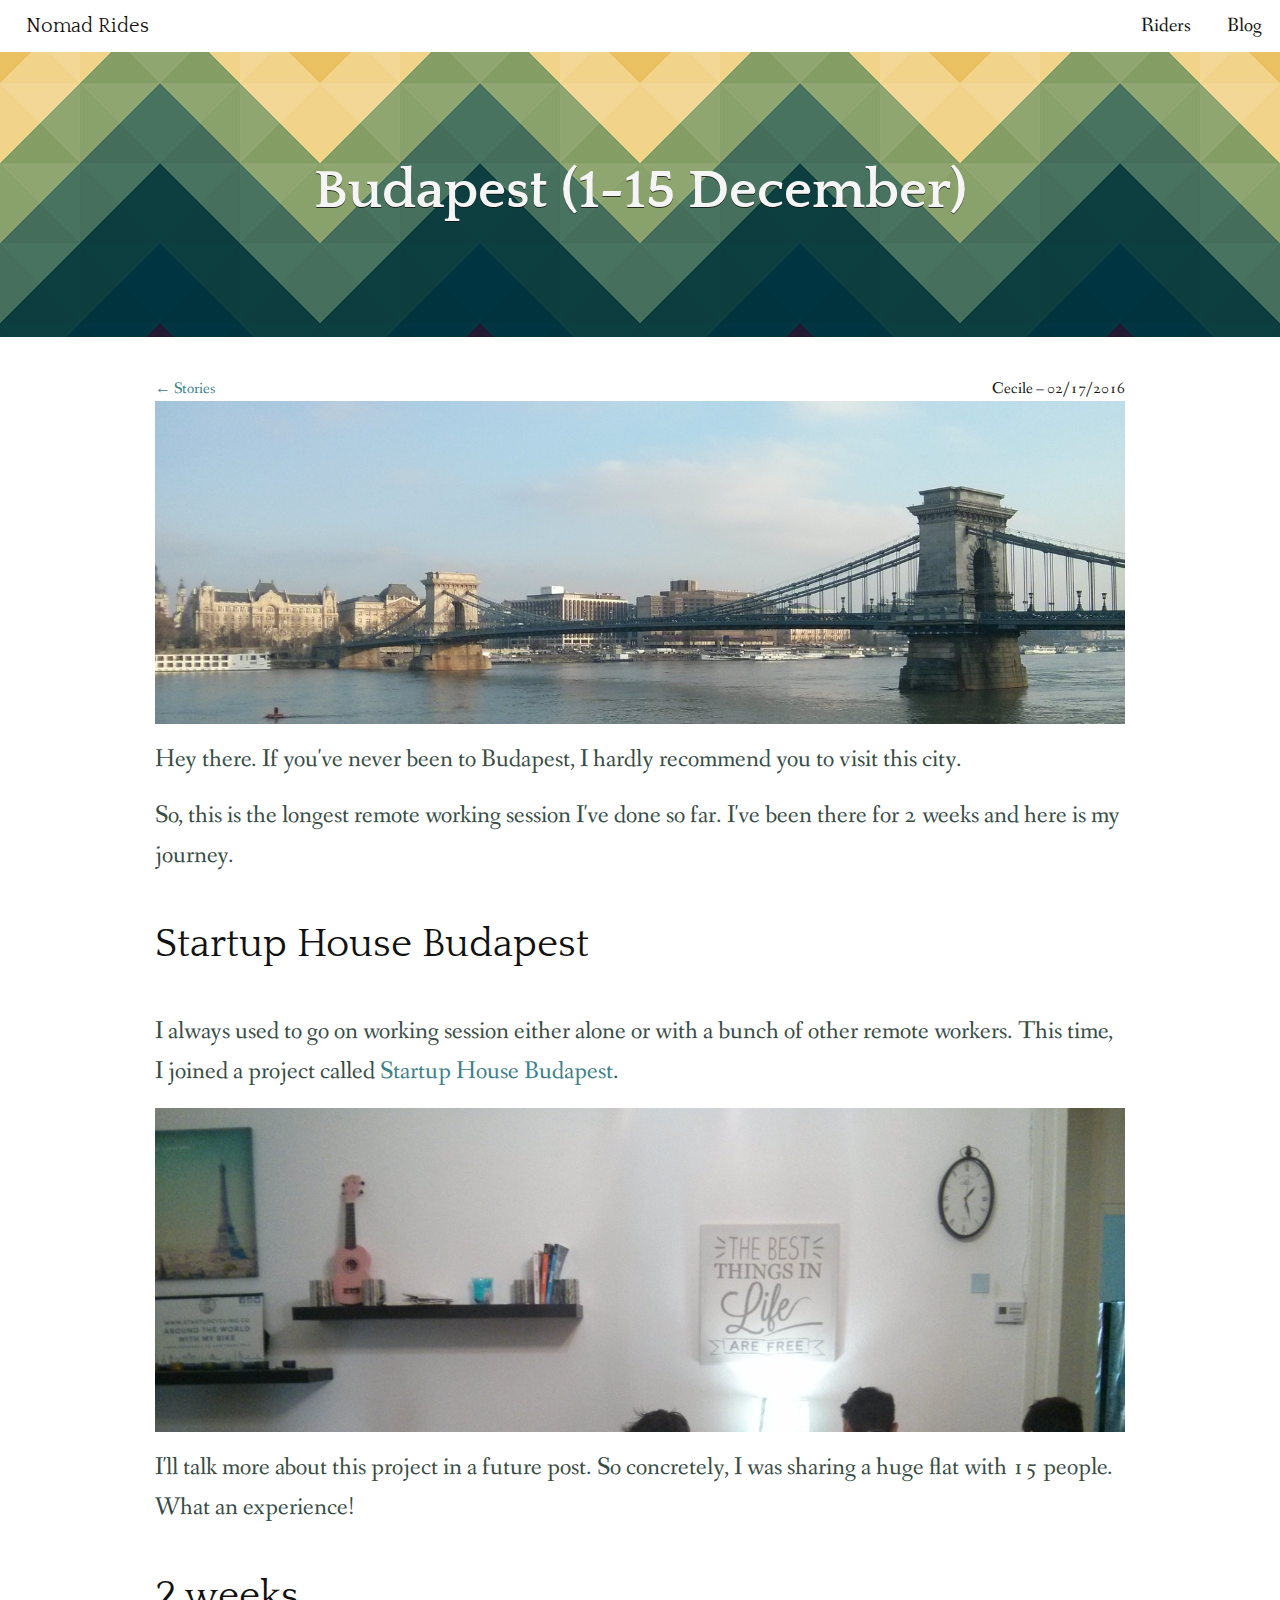
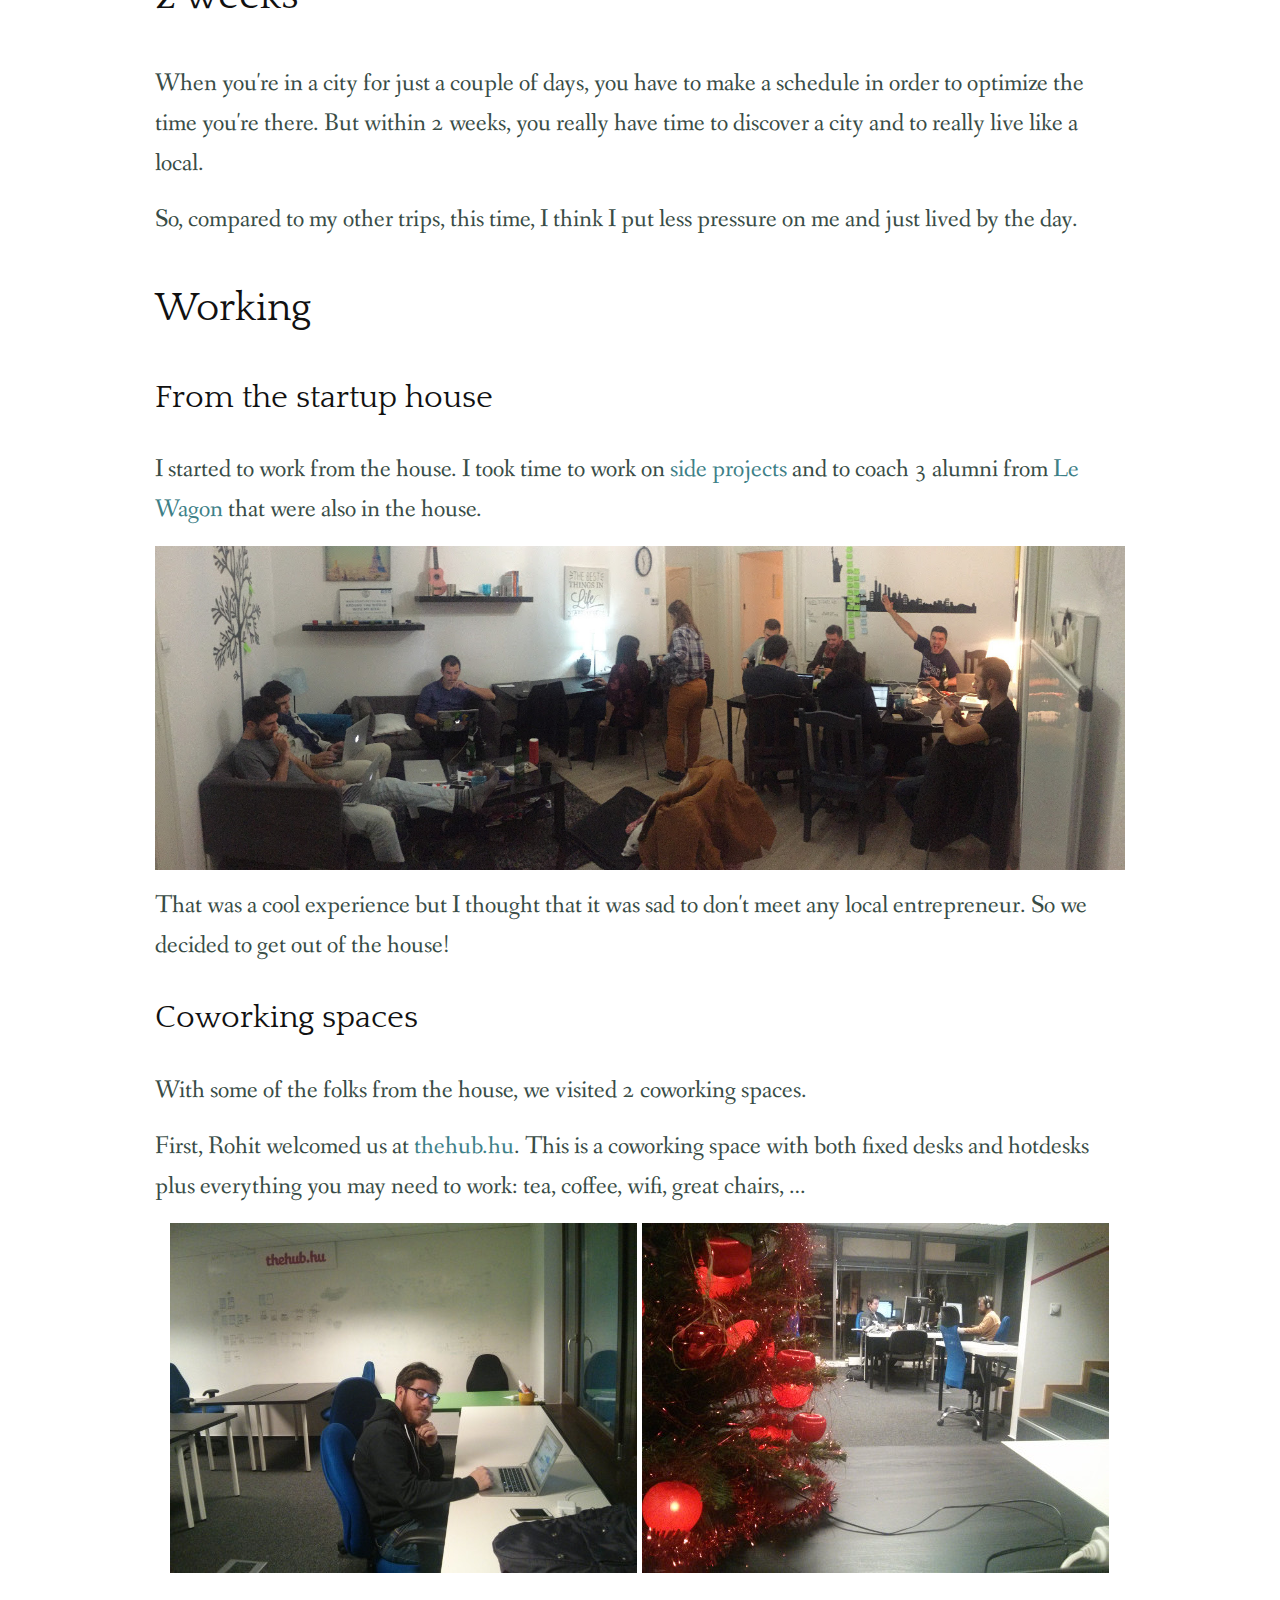
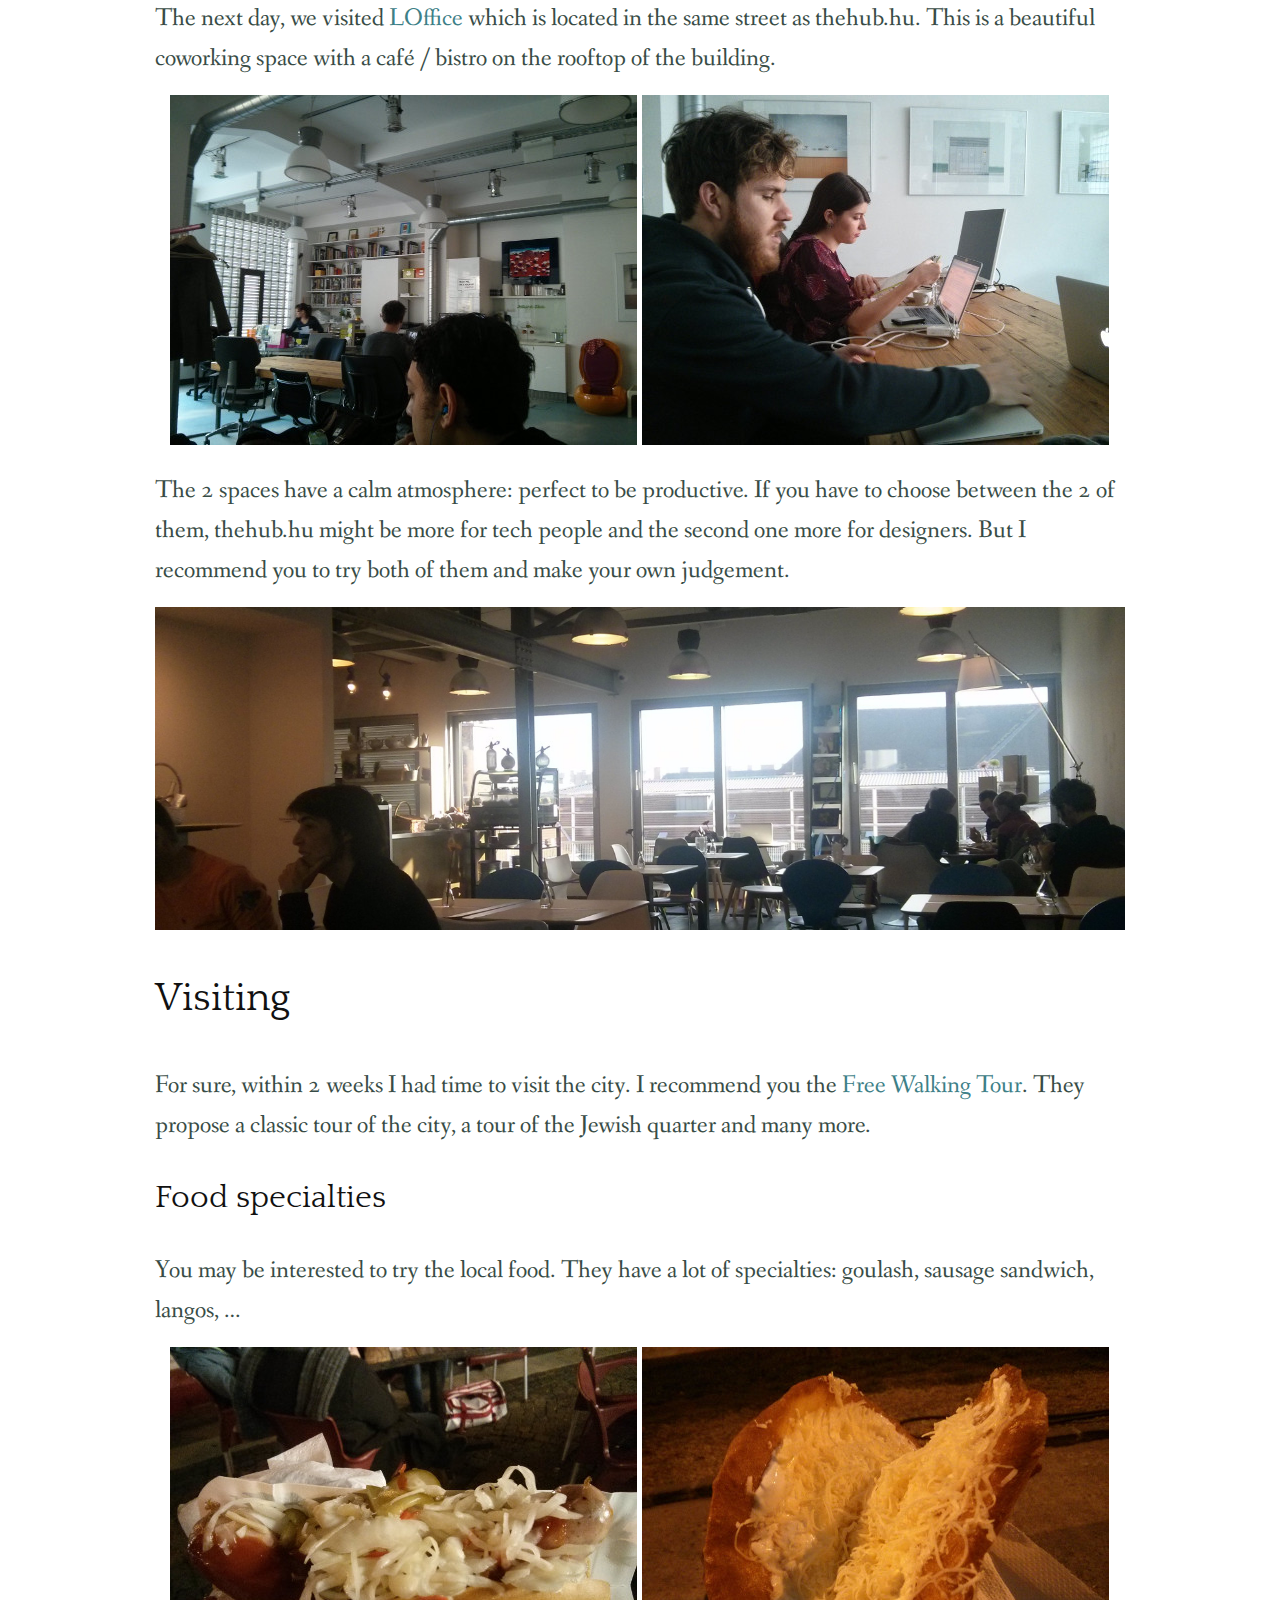
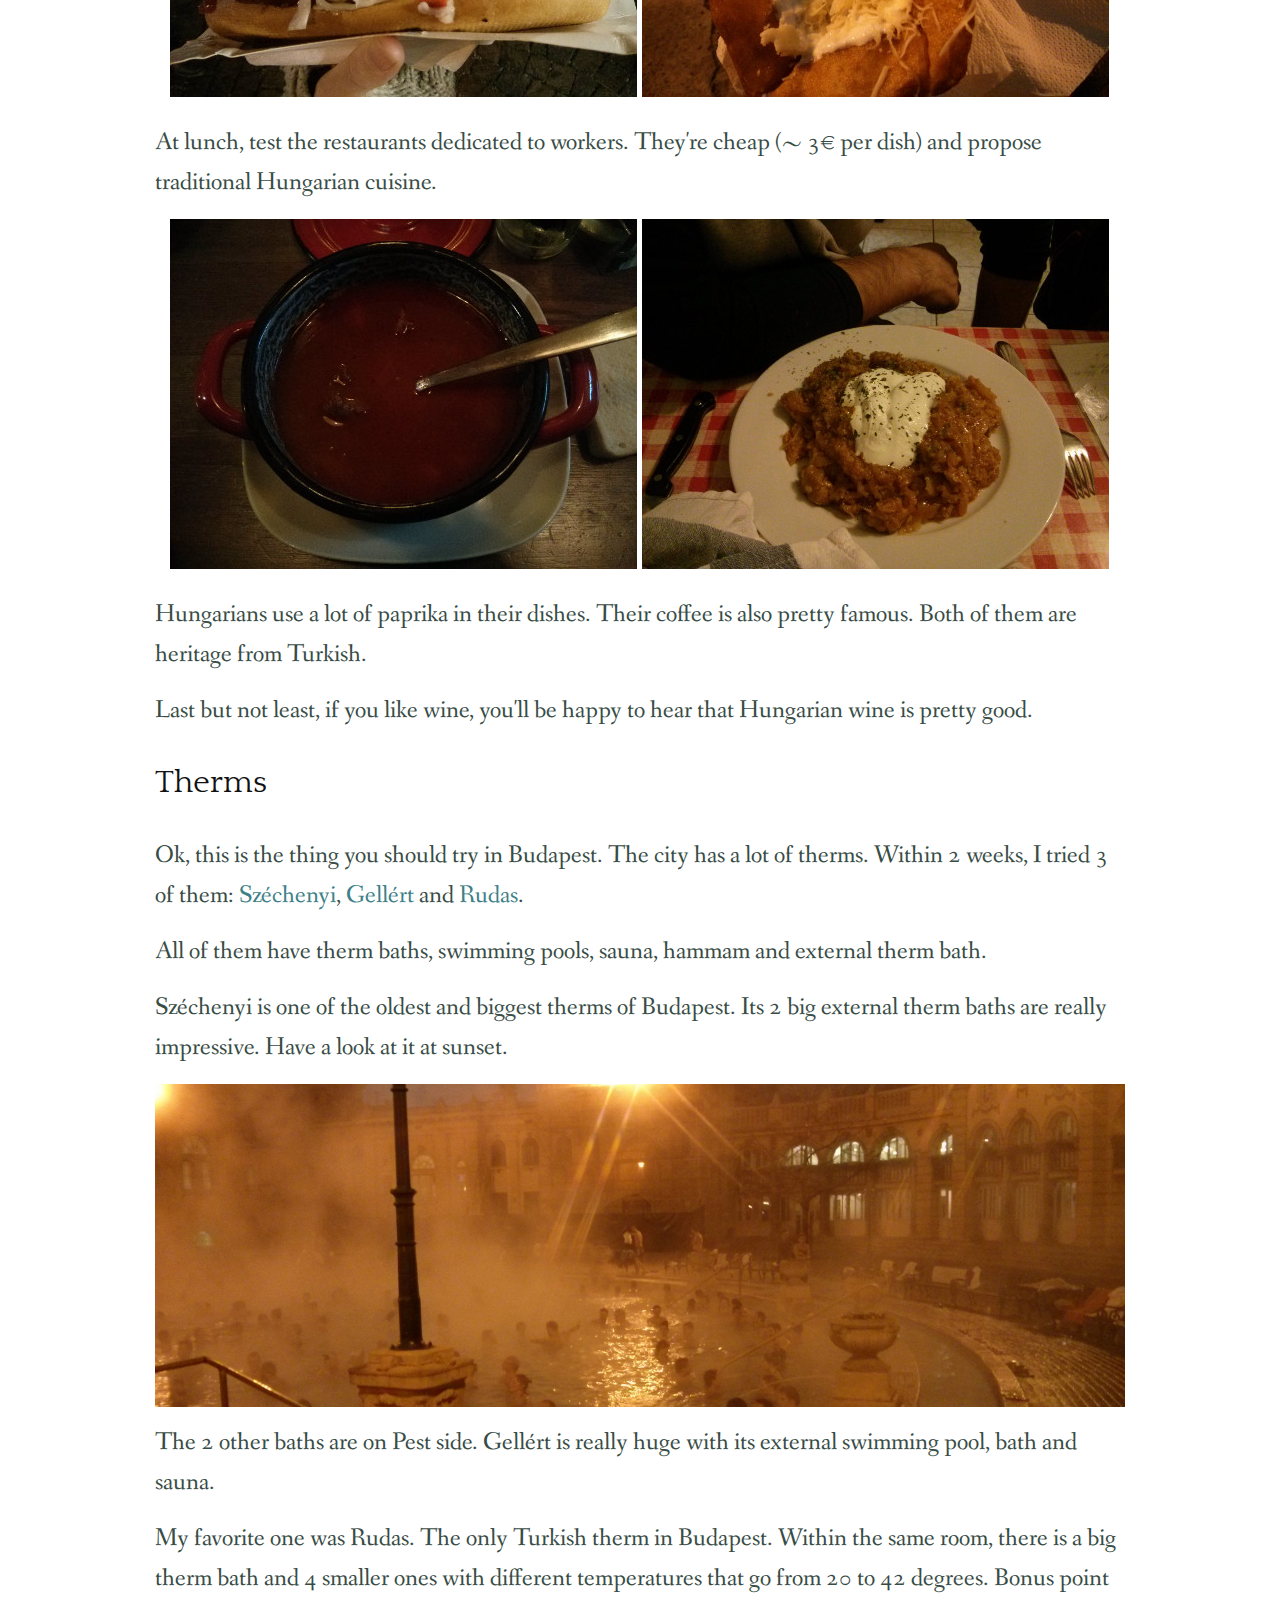
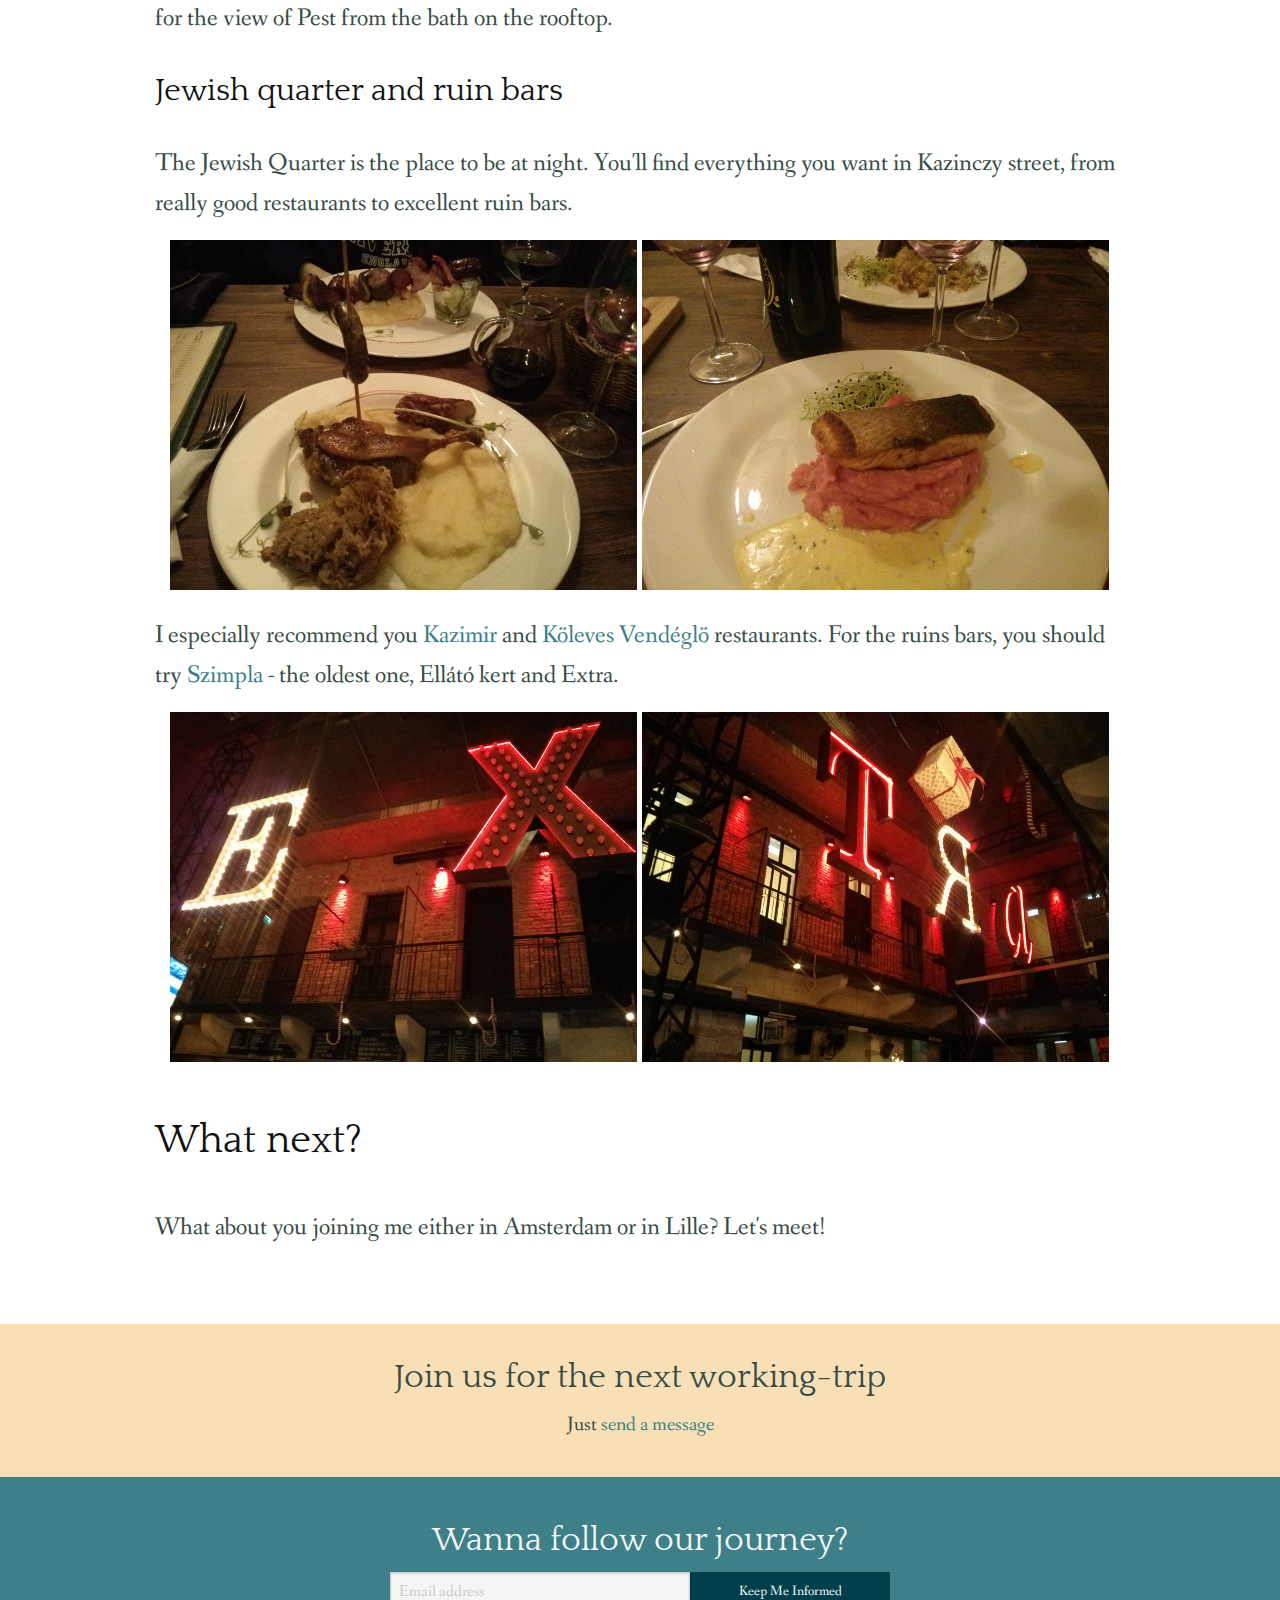
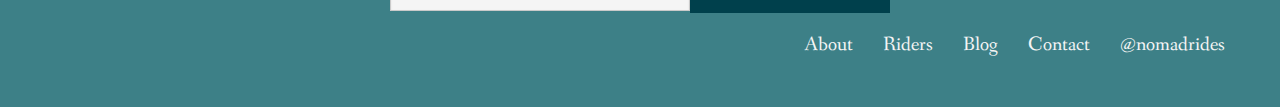
<file: blog/2016-02-17-budapest.html>
<!DOCTYPE html><html><head><link href="/assets/images/logo-75d45f53.jpg" rel=icon type="image/jpg"/><meta charset=utf-8 /><meta content="IE=edge,chrome=1" http-equiv=X-UA-Compatible /><meta content="width=device-width, initial-scale=1.0" name=viewport /><title>I spent 2 weeks with 15 startupers in Budapest - Nomad Rides</title><meta content="Working from a Startup House in Budapest with 15 amazing startupers" name=description /><meta content="Lille, Nord" name="geo.placename"/><meta content="50.629250;3.057256" name="geo.position"/><meta content=FR-59 name="geo.region"/><meta content="I spent 2 weeks with 15 startupers in Budapest" itemprop=name /><meta content="Working from a Startup House in Budapest with 15 amazing startupers" itemprop=description /><meta content="http://nomadrides.com/assets/images/blog/articles/2016-02-17-budapest/budapest-chain-bridge-353e8a36.jpg" itemprop=image /><meta content="Nomad Rides" property="og:site_name"/><meta content="I spent 2 weeks with 15 startupers in Budapest" property="og:title"/><meta content="Working from a Startup House in Budapest with 15 amazing startupers" property="og:description"/><meta content="http://nomadrides.com/assets/images/blog/articles/2016-02-17-budapest/budapest-chain-bridge-353e8a36.jpg" property="og:image"/><meta content=website property="og:type"/><meta content="http://nomadrides.com/blog/2016-02-17-budapest.html" property="og:url"/><meta content="I spent 2 weeks with 15 startupers in Budapest" itemprop=name /><meta content="Working from a Startup House in Budapest with 15 amazing startupers" itemprop=description /><meta content="http://nomadrides.com/assets/images/blog/articles/2016-02-17-budapest/budapest-chain-bridge-353e8a36.jpg" itemprop=image /><meta content=summary_large_image name="twitter:card"/><meta content="@nomadrides" name="twitter:site"/><meta content="I spent 2 weeks with 15 startupers in Budapest" name="twitter:title"/><meta content="Working from a Startup House in Budapest with 15 amazing startupers" name="twitter:description"/><meta content="http://nomadrides.com/assets/images/blog/articles/2016-02-17-budapest/budapest-chain-bridge-353e8a36.jpg" name="twitter:image"/><link href="/blog/feed.xml" rel=alternate title="Nomad Rides" type="application/rss+xml"/><link href="//fonts.googleapis.com/css?family=Quattrocento:400,700|Fanwood+Text" rel=stylesheet /><link href="//maxcdn.bootstrapcdn.com/font-awesome/4.3.0/css/font-awesome.min.css" rel=stylesheet /><link href="/assets/stylesheets/all-450f544a.css" rel=stylesheet /><link rel=alternate type="application/atom+xml" title="Atom Feed" href="/blog/feed.xml"/></head><body class="blog blog_2016-02-17-budapest "><div class=l-navbar><div class=top-bar><div class=top-bar-left><ul class="dropdown menu" data-dropdown-menu=""><li class=menu-text><a class="title acolyte" href="/">Nomad Rides</a></li></ul></div><div class=top-bar-right><span data-hide-for=medium data-responsive-toggle=responsive-menu><button class="menu-icon dark" data-toggle="" type=button></button></span><ul class="menu show-for-medium"><li><a class="name acolyte" href="/riders">Riders</a></li><li><a class="name acolyte" href="/blog">Blog</a></li></ul></div></div><div class=show-for-small-only id=responsive-menu><div class=row><ul class=menu><li><a class="name acolyte" href="/riders">Riders</a></li><li><a class="name acolyte" href="/blog">Blog</a></li></ul></div></div></div><div class=l-banner><div class=row><div class="small-12 columns"><h1>Budapest (1-15 December)</h1></div></div></div><div class="l-page l-blog-article"><div class="row align-center"><div class="small-12 medium-5 columns"><a href="/blog">&larr; Stories</a></div><div class="small-12 medium-5 columns"><div class=l-blog-authoring><span class=l-blog-author>Cecile – </span><span class=l-blog-date><time datetime=2016-02-17 pubdate="">02/17/2016</time></span></div></div></div><div class="row align-center"><div class="small-12 medium-10 columns"><p><img src="/assets/images/blog/articles/2016-02-17-budapest/budapest-chain-bridge-353e8a36.jpg"/></p></div></div><div class="row align-center"><div class="small-12 medium-10 columns"><p>Hey there. If you've never been to Budapest, I hardly recommend you to visit this city. </p> <p>So, this is the longest remote working session I've done so far. I've been there for 2 weeks and here is my journey.</p> <h2 id=startup-house-budapest>Startup House Budapest</h2> <p>I always used to go on working session either alone or with a bunch of other remote workers. This time, I joined a project called <a href="http://startuphousebudapest.com/">Startup House Budapest</a>.</p> <p><img alt="Startup House Budapest" src="/assets/images/blog/articles/2016-02-17-budapest/startup-house-5d90d785.jpg"/></p> <p>I'll talk more about this project in a future post. So concretely, I was sharing a huge flat with 15 people. What an experience!</p> <h2 id=weeks>2 weeks</h2> <p>When you're in a city for just a couple of days, you have to make a schedule in order to optimize the time you're there. But within 2 weeks, you really have time to discover a city and to really live like a local.</p> <p>So, compared to my other trips, this time, I think I put less pressure on me and just lived by the day.</p> <h2 id=working>Working</h2> <h3 id=from-the-startup-house>From the startup house</h3> <p>I started to work from the house. I took time to work on <a href="http://gemsavvy.tips/">side projects</a> and to coach 3 alumni from <a href="http://lewagon.com/">Le Wagon</a> that were also in the house.</p> <p><img alt="Working at the Startup House Budapest" src="/assets/images/blog/articles/2016-02-17-budapest/startup-house-budapest-cfed935f.jpg"/></p> <p>That was a cool experience but I thought that it was sad to don't meet any local entrepreneur. So we decided to get out of the house!</p> <h3 id=coworking-spaces>Coworking spaces</h3> <p>With some of the folks from the house, we visited 2 coworking spaces.</p> <p>First, Rohit welcomed us at <a href="http://thehub.hu/">thehub.hu</a>. This is a coworking space with both fixed desks and hotdesks plus everything you may need to work: tea, coffee, wifi, great chairs, …</p> <p class=l-blog-image--centered><img alt="Working from thehub.hu" src="/assets/images/blog/articles/2016-02-17-budapest/the-hub-coworking-978e5480.jpg"/> <img alt="Christmas tree at thehub.hu" src="/assets/images/blog/articles/2016-02-17-budapest/the-hub-christmas-tree-57eca986.jpg"/></p> <p>The next day, we visited <a href="http://loffice.hu/">LOffice</a> which is located in the same street as thehub.hu. This is a beautiful coworking space with a café / bistro on the rooftop of the building.</p> <p class=l-blog-image--centered><img alt="LOffice coworking space" src="/assets/images/blog/articles/2016-02-17-budapest/loffice-coworking-45f6ec04.jpg"/> <img alt="Working at LOffice" src="/assets/images/blog/articles/2016-02-17-budapest/working-at-loffice-3bf18748.jpg"/></p> <p>The 2 spaces have a calm atmosphere: perfect to be productive. If you have to choose between the 2 of them, thehub.hu might be more for tech people and the second one more for designers. But I recommend you to try both of them and make your own judgement.</p> <p><img alt="Bistro on the rooftop of LOffice" src="/assets/images/blog/articles/2016-02-17-budapest/loffice-bistro-0197fa93.jpg"/></p> <h2 id=visiting>Visiting</h2> <p>For sure, within 2 weeks I had time to visit the city. I recommend you the <a href="http://www.triptobudapest.hu/">Free Walking Tour</a>. They propose a classic tour of the city, a tour of the Jewish quarter and many more.</p> <h3 id=food-specialties>Food specialties</h3> <p>You may be interested to try the local food. They have a lot of specialties: goulash, sausage sandwich, langos, …</p> <p class=l-blog-image--centered><img alt="Hungarian Bratwurst" src="/assets/images/blog/articles/2016-02-17-budapest/bratwurst-b251a3ed.jpg"/> <img alt=Langos src="/assets/images/blog/articles/2016-02-17-budapest/langos-1bf8a56f.jpg"/></p> <p>At lunch, test the restaurants dedicated to workers. They're cheap (~ 3€ per dish) and propose traditional Hungarian cuisine.</p> <p class=l-blog-image--centered><img alt=Goulash src="/assets/images/blog/articles/2016-02-17-budapest/goulash-341e92b3.jpg"/> <img alt="Cheap dishes in cafeterias" src="/assets/images/blog/articles/2016-02-17-budapest/budapest-cafeteria-cheap-dishes-8669fc93.jpg"/></p> <p>Hungarians use a lot of paprika in their dishes. Their coffee is also pretty famous. Both of them are heritage from Turkish.</p> <p>Last but not least, if you like wine, you'll be happy to hear that Hungarian wine is pretty good.</p> <h3 id=therms>Therms</h3> <p>Ok, this is the thing you should try in Budapest. The city has a lot of therms. Within 2 weeks, I tried 3 of them: <a href="http://www.szechenyibath.hu/">Széchenyi</a>, <a href="http://www.gellertbath.hu/">Gellért</a> and <a href="http://en.rudasfurdo.hu/">Rudas</a>.</p> <p>All of them have therm baths, swimming pools, sauna, hammam and external therm bath.</p> <p>Széchenyi is one of the oldest and biggest therms of Budapest. Its 2 big external therm baths are really impressive. Have a look at it at sunset.</p> <p><img alt="Széchenyi external baths" src="/assets/images/blog/articles/2016-02-17-budapest/szechenyi-therm-3ea93669.jpg"/></p> <p>The 2 other baths are on Pest side. Gellért is really huge with its external swimming pool, bath and sauna.</p> <p>My favorite one was Rudas. The only Turkish therm in Budapest. Within the same room, there is a big therm bath and 4 smaller ones with different temperatures that go from 20 to 42 degrees. Bonus point for the view of Pest from the bath on the rooftop.</p> <h3 id=jewish-quarter-and-ruin-bars>Jewish quarter and ruin bars</h3> <p>The Jewish Quarter is the place to be at night. You'll find everything you want in Kazinczy street, from really good restaurants to excellent ruin bars.</p> <p class=l-blog-image--centered><img alt="Special duck dish at Kazimir" src="/assets/images/blog/articles/2016-02-17-budapest/kazimir-duck-specialty-46f8c1a1.jpg"/> <img alt="Salmon dish at Kazimir" src="/assets/images/blog/articles/2016-02-17-budapest/kazimir-salmon-dish-7b692a3b.jpg"/></p> <p>I especially recommend you <a href="http://bistro.kazimir.hu/en/">Kazimir</a> and <a href="http://www.kolevesvendeglo.hu/en/">Köleves Vendéglö</a> restaurants. For the ruins bars, you should try <a href="http://www.szimpla.hu/en/">Szimpla</a> - the oldest one, Ellátó kert and Extra.</p> <p class=l-blog-image--centered><img alt="Extra ruin bar" src="/assets/images/blog/articles/2016-02-17-budapest/extra-ruin-bar-7d9cedc9.jpg"/> <img alt="Extra kert" src="/assets/images/blog/articles/2016-02-17-budapest/extra-kert-5ede2a4a.jpg"/></p> <h2 id=what-next>What next?</h2> <p>What about you joining me either in Amsterdam or in Lille? Let's meet!</p> </div></div></div><div class=l-blog-join-me><div class=row><div class="smal-12 columns"><p class=maul>Join us for the next working-trip</p><p>Just <a href="#email-protection-url@abznqevqrf.pbz">send a message</a></p></div></div></div><div class=l-footer><div class=row><div class="small-12 columns newsletter--form"><div class=row><div class="small-12 columns text-center"><p class=maul>Wanna follow our journey?</p></div></div> <div id=mc_embed_signup> <form action="//cecilitse.us10.list-manage.com/subscribe/post?u=f77e0a5b25c5500f2d37c34fe&amp;id=2d41df52e5" method=post id=mc-embedded-subscribe-form name=mc-embedded-subscribe-form class=validate target=_blank novalidate> <div id=mc_embed_signup_scroll> <div class="row collapse large-collapse medium-collapse align-center"> <div class="small-12 medium-3 columns mc-field-group"> <input type=email value="" name=EMAIL class=email id=mce-EMAIL placeholder="Email address"> </div> <div class="small-12 medium-2 columns"> <input type=submit value="Keep Me Informed" name=subscribe id=mc-embedded-subscribe class="button expanded postfix"> </div> </div> <div id=mce-responses class=row> <div class="small-12 columns"> <div class=response id=mce-error-response style="display:none"></div> <div class=response id=mce-success-response style="display:none"></div> </div> </div> <div style="position: absolute; left: -5000px;"><input name=b_f77e0a5b25c5500f2d37c34fe_2d41df52e5 tabindex=-1 value=""></div> </div> </form> </div> </div></div><footer class=row><div class="large-12 columns"><ul class="inline-list text-right"><li><a href="/about.html">About</a></li><li><a href="/riders">Riders</a></li><li><a href="/blog">Blog</a></li><li><a href="#email-protection-url@abznqevqrf.pbz">Contact</a></li><li><a href="https://twitter.com/nomadrides/">@nomadrides</a></li></ul></div></footer></div><script src="/assets/javascripts/all-414a9b36.js"></script> <script src='//s3.amazonaws.com/downloads.mailchimp.com/js/mc-validate.js'></script><script>(function($) {window.fnames = new Array(); window.ftypes = new Array();fnames[0]='EMAIL';ftypes[0]='email';fnames[1]='FNAME';ftypes[1]='text';fnames[2]='LNAME';ftypes[2]='text';}(jQuery));var $mcj = jQuery.noConflict(true);</script> <script type="text/javascript">!function(){try{var a,b,c,d,g=document.getElementsByTagName("a");for(c=0;g.length-c;c++)try{b=g[c].getAttribute("href"),b&&b.indexOf("#email-protection-")>-1&&b.length>19&&(a="",d=19+b.indexOf("#email-protection-"),b.length>d&&(a=b.substr(18).replace(/[a-zA-Z]/g,function(a){return String.fromCharCode(("Z">=a?90:122)>=(a=a.charCodeAt(0)+13)?a:a-26)})),g[c].setAttribute("href","mailto:"+a))}catch(h){}}catch(h){}}();</script>
</body></html>
</file>
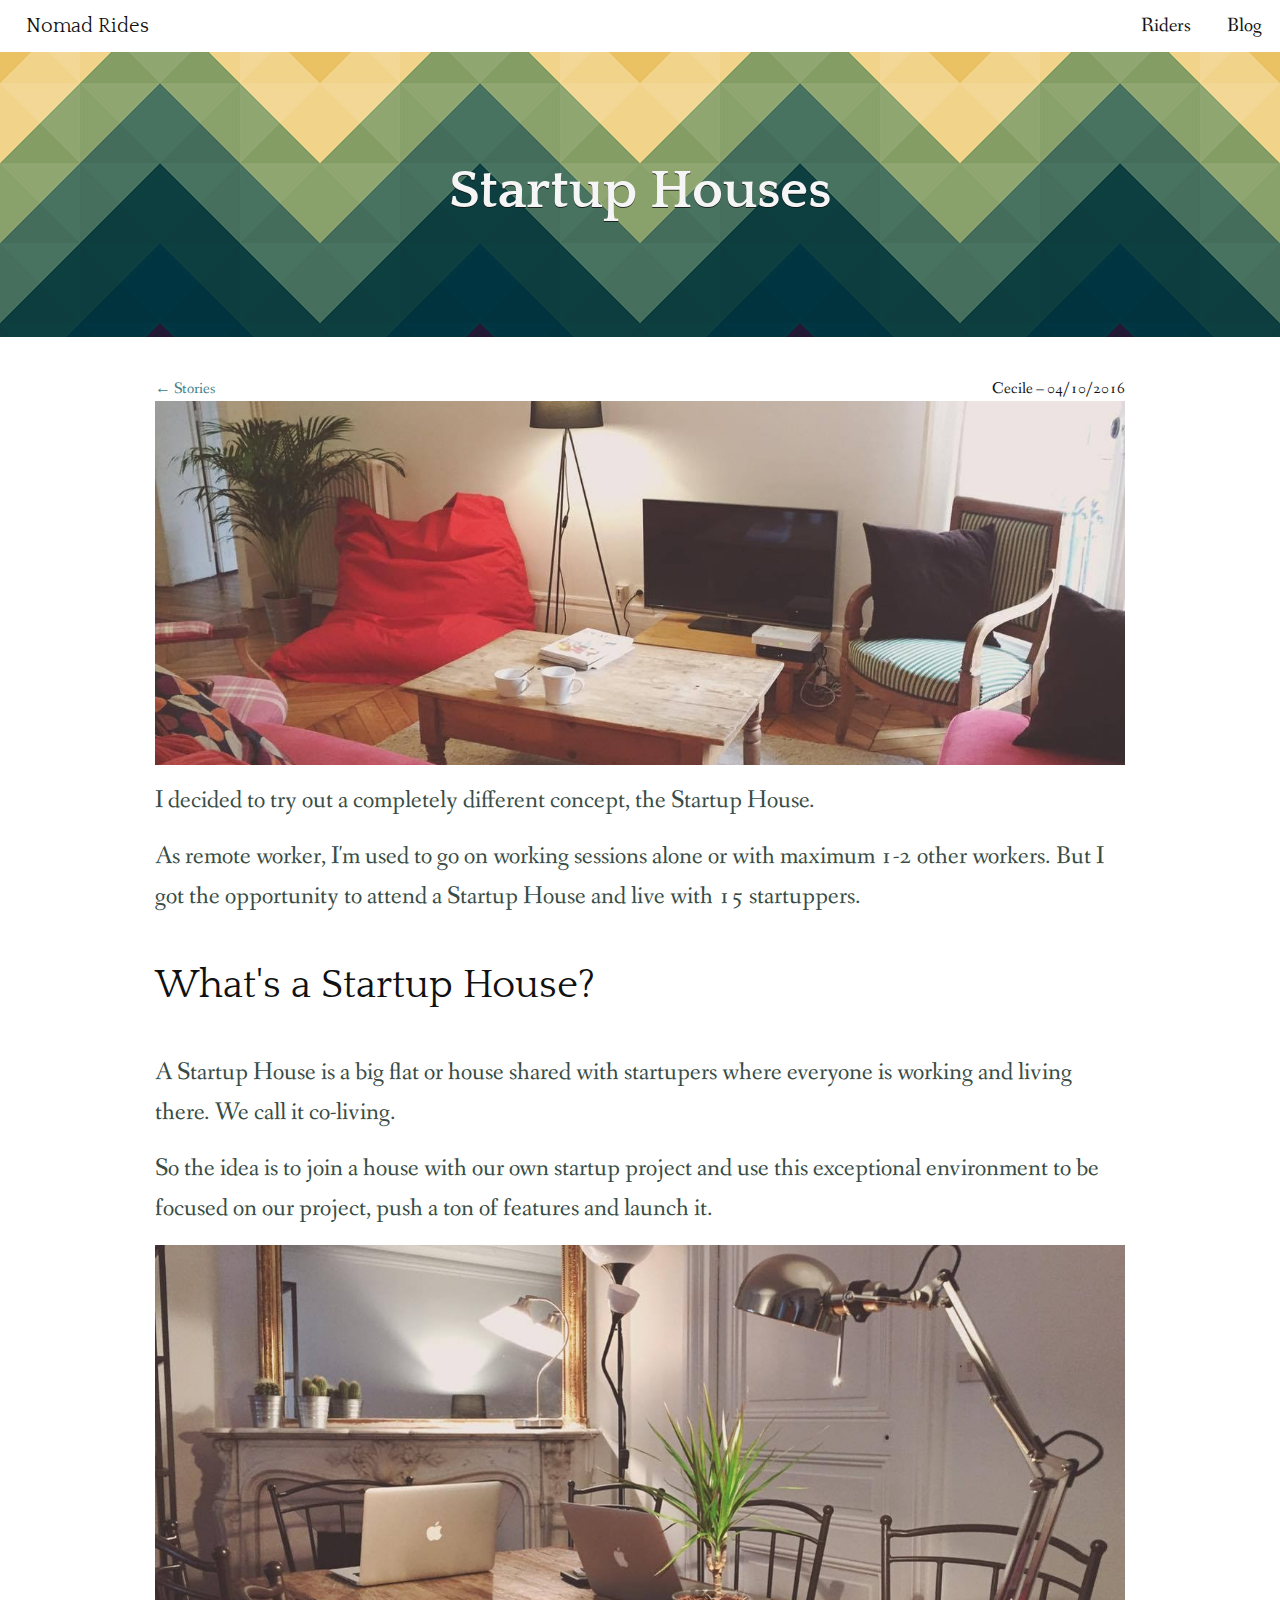
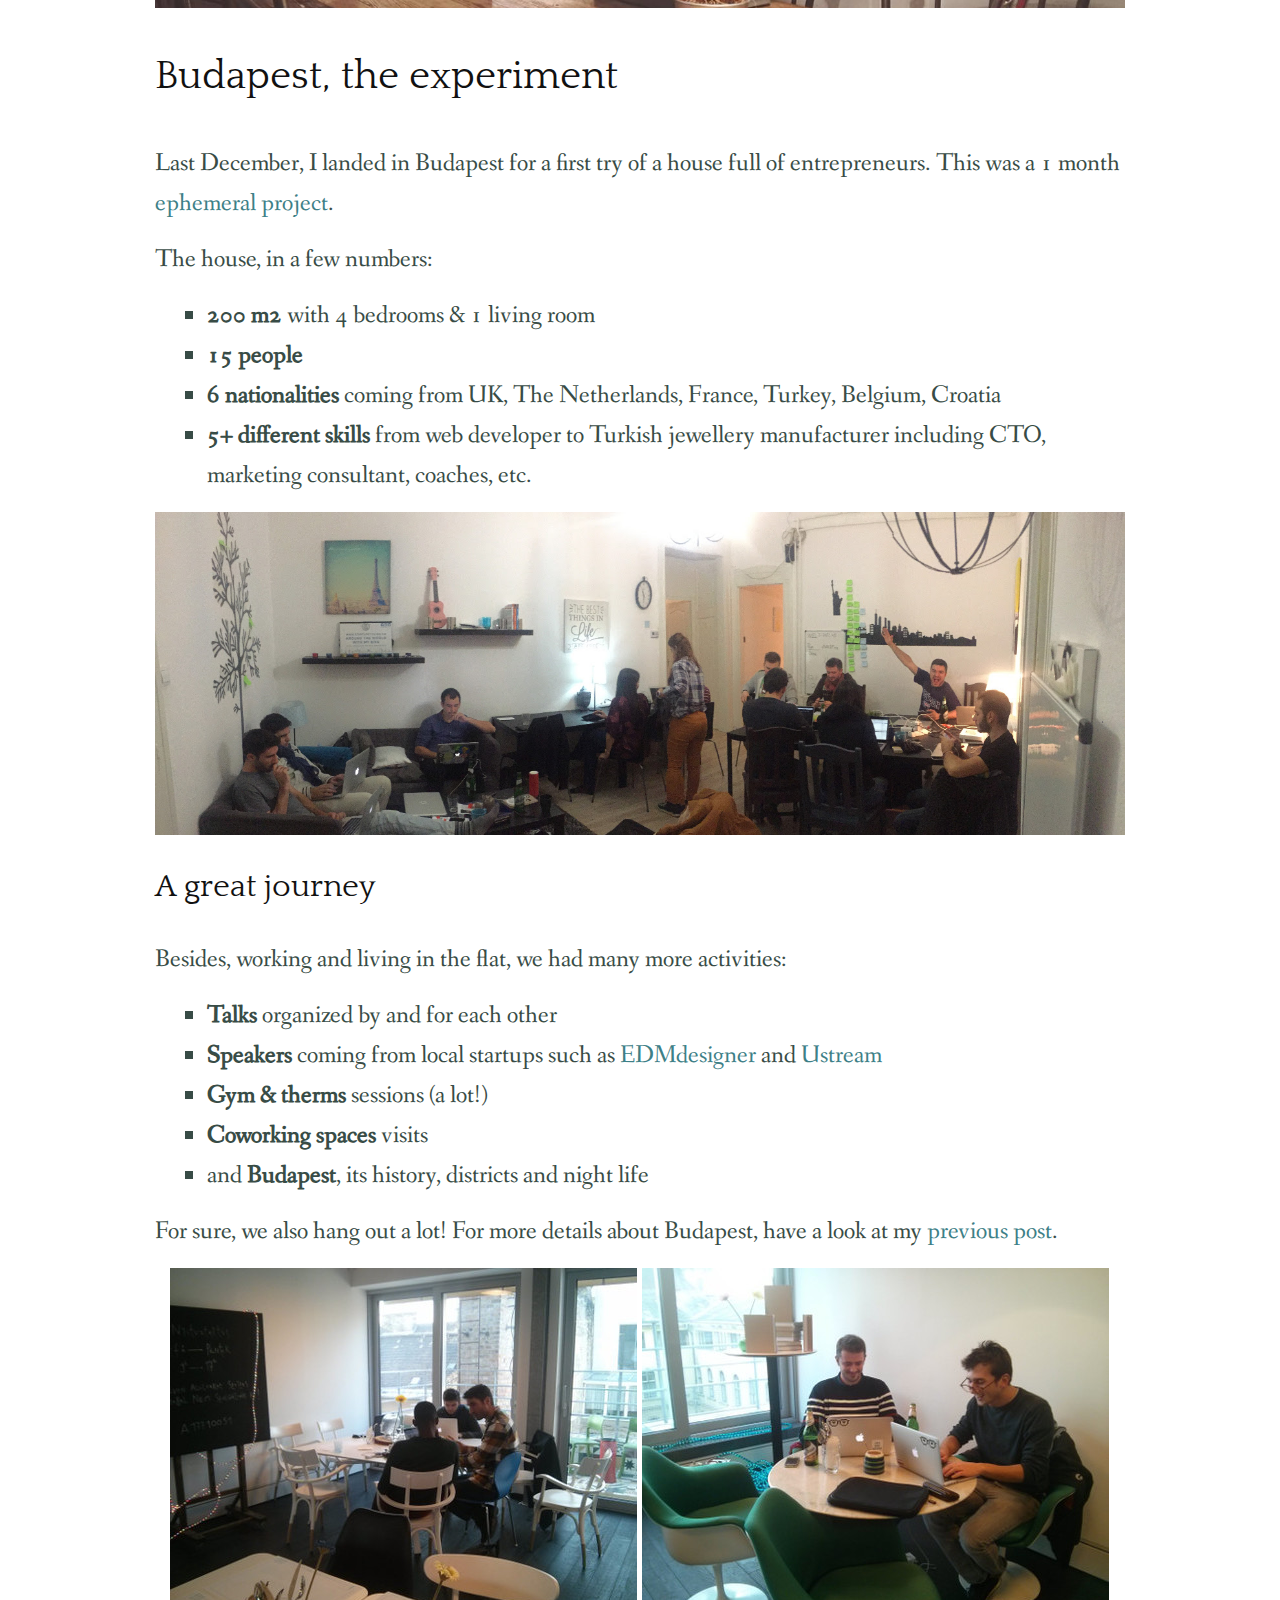
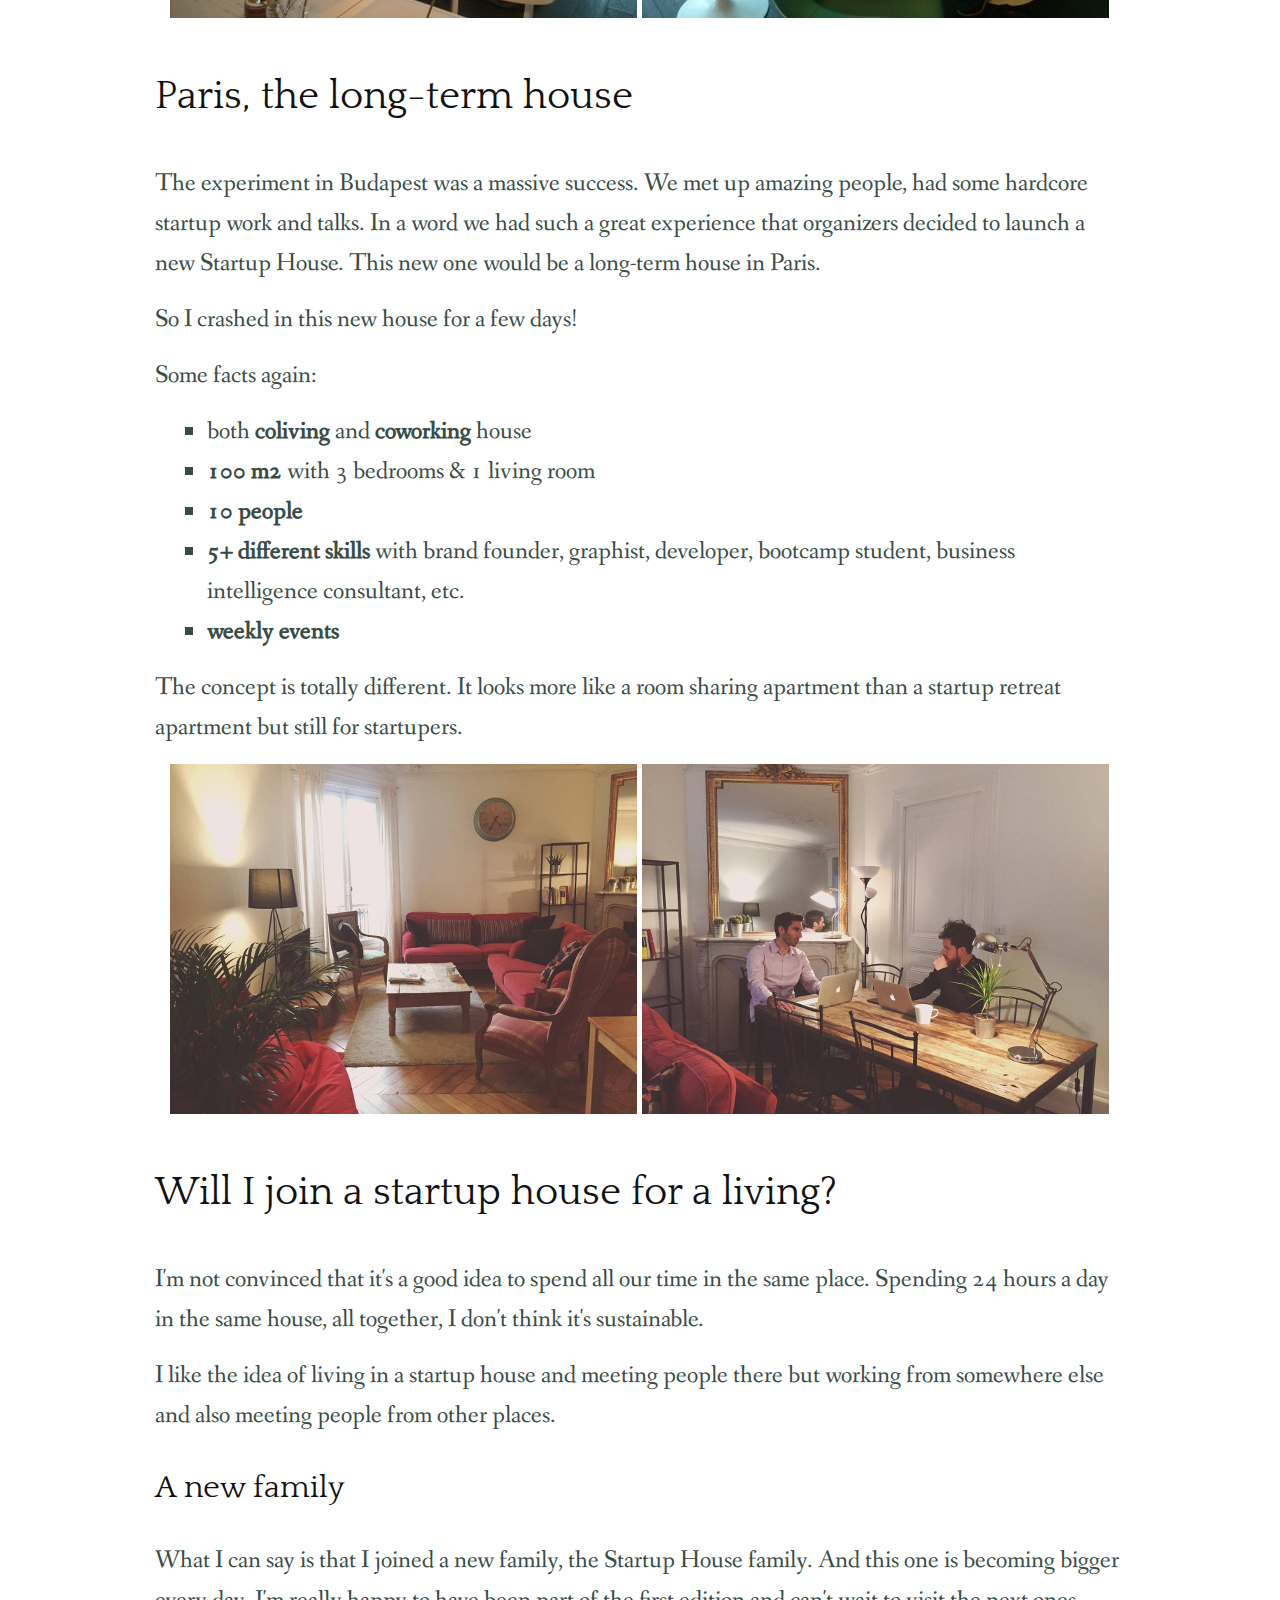
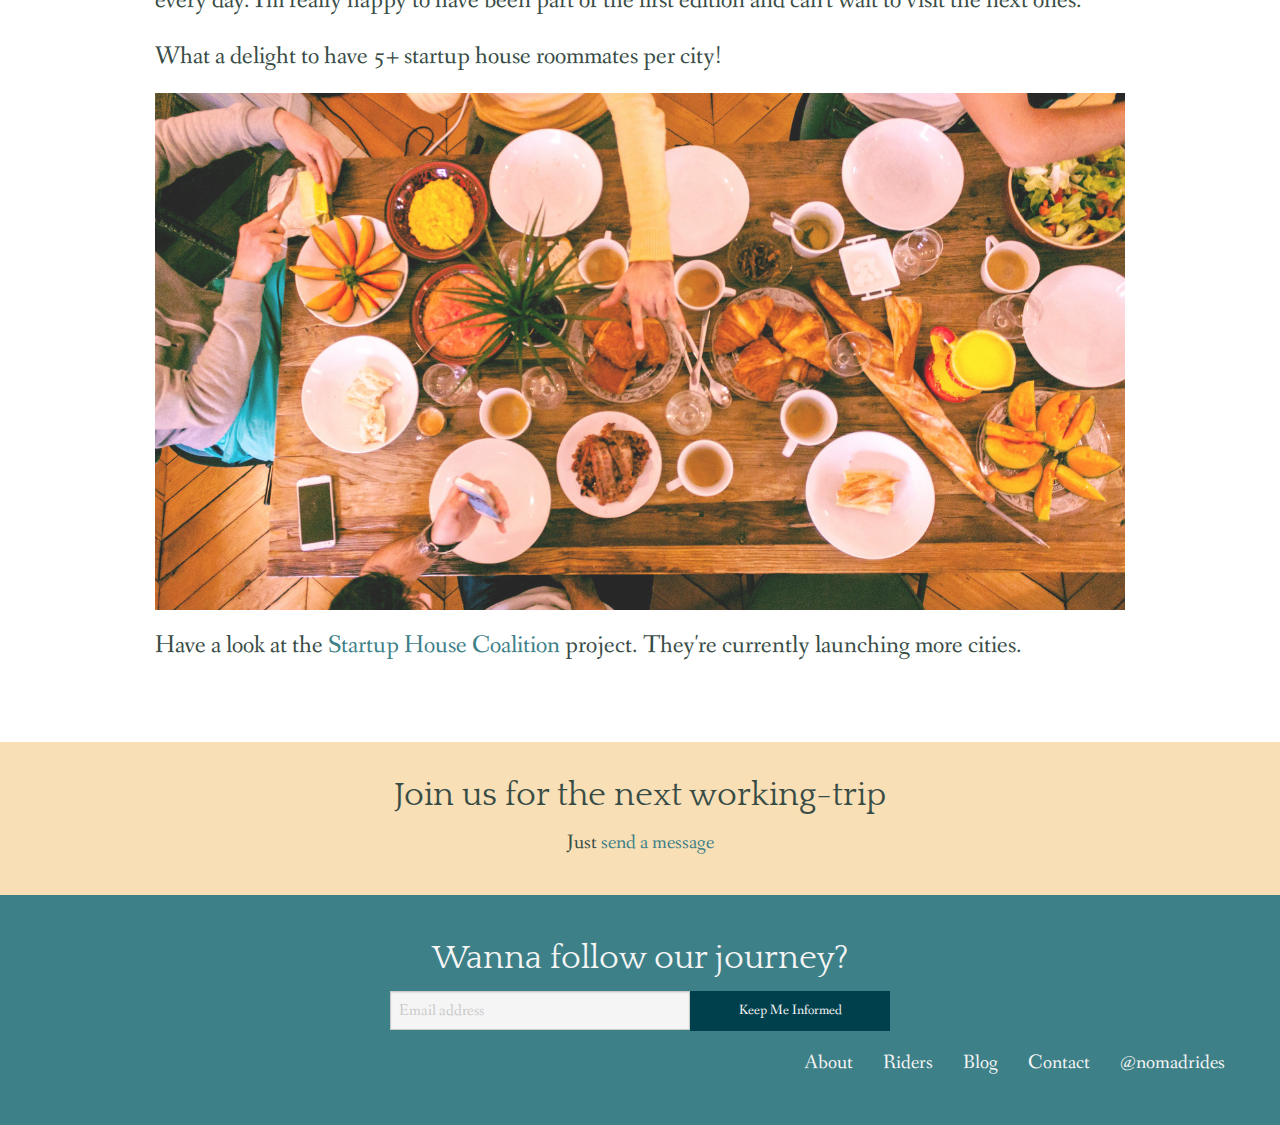
<file: blog/2016-04-10-startup-house.html>
<!DOCTYPE html><html><head><link href="/assets/images/logo-75d45f53.jpg" rel=icon type="image/jpg"/><meta charset=utf-8 /><meta content="IE=edge,chrome=1" http-equiv=X-UA-Compatible /><meta content="width=device-width, initial-scale=1.0" name=viewport /><title>I gave a shot to a Startup House - Nomad Rides</title><meta content="Experimenting a Startup House project in Budapest and Paris" name=description /><meta content="Lille, Nord" name="geo.placename"/><meta content="50.629250;3.057256" name="geo.position"/><meta content=FR-59 name="geo.region"/><meta content="I gave a shot to a Startup House" itemprop=name /><meta content="Experimenting a Startup House project in Budapest and Paris" itemprop=description /><meta content="http://nomadrides.com/assets/images/blog/articles/2016-04-10-startup-house/cosy-living-room-63d49cc7.jpg" itemprop=image /><meta content="Nomad Rides" property="og:site_name"/><meta content="I gave a shot to a Startup House" property="og:title"/><meta content="Experimenting a Startup House project in Budapest and Paris" property="og:description"/><meta content="http://nomadrides.com/assets/images/blog/articles/2016-04-10-startup-house/cosy-living-room-63d49cc7.jpg" property="og:image"/><meta content=website property="og:type"/><meta content="http://nomadrides.com/blog/2016-04-10-startup-house.html" property="og:url"/><meta content="I gave a shot to a Startup House" itemprop=name /><meta content="Experimenting a Startup House project in Budapest and Paris" itemprop=description /><meta content="http://nomadrides.com/assets/images/blog/articles/2016-04-10-startup-house/cosy-living-room-63d49cc7.jpg" itemprop=image /><meta content=summary_large_image name="twitter:card"/><meta content="@nomadrides" name="twitter:site"/><meta content="I gave a shot to a Startup House" name="twitter:title"/><meta content="Experimenting a Startup House project in Budapest and Paris" name="twitter:description"/><meta content="http://nomadrides.com/assets/images/blog/articles/2016-04-10-startup-house/cosy-living-room-63d49cc7.jpg" name="twitter:image"/><link href="/blog/feed.xml" rel=alternate title="Nomad Rides" type="application/rss+xml"/><link href="//fonts.googleapis.com/css?family=Quattrocento:400,700|Fanwood+Text" rel=stylesheet /><link href="//maxcdn.bootstrapcdn.com/font-awesome/4.3.0/css/font-awesome.min.css" rel=stylesheet /><link href="/assets/stylesheets/all-450f544a.css" rel=stylesheet /><link rel=alternate type="application/atom+xml" title="Atom Feed" href="/blog/feed.xml"/></head><body class="blog blog_2016-04-10-startup-house "><div class=l-navbar><div class=top-bar><div class=top-bar-left><ul class="dropdown menu" data-dropdown-menu=""><li class=menu-text><a class="title acolyte" href="/">Nomad Rides</a></li></ul></div><div class=top-bar-right><span data-hide-for=medium data-responsive-toggle=responsive-menu><button class="menu-icon dark" data-toggle="" type=button></button></span><ul class="menu show-for-medium"><li><a class="name acolyte" href="/riders">Riders</a></li><li><a class="name acolyte" href="/blog">Blog</a></li></ul></div></div><div class=show-for-small-only id=responsive-menu><div class=row><ul class=menu><li><a class="name acolyte" href="/riders">Riders</a></li><li><a class="name acolyte" href="/blog">Blog</a></li></ul></div></div></div><div class=l-banner><div class=row><div class="small-12 columns"><h1>Startup Houses</h1></div></div></div><div class="l-page l-blog-article"><div class="row align-center"><div class="small-12 medium-5 columns"><a href="/blog">&larr; Stories</a></div><div class="small-12 medium-5 columns"><div class=l-blog-authoring><span class=l-blog-author>Cecile – </span><span class=l-blog-date><time datetime=2016-04-10 pubdate="">04/10/2016</time></span></div></div></div><div class="row align-center"><div class="small-12 medium-10 columns"><p><img src="/assets/images/blog/articles/2016-04-10-startup-house/cosy-living-room-63d49cc7.jpg"/></p></div></div><div class="row align-center"><div class="small-12 medium-10 columns"><p>I decided to try out a completely different concept, the Startup House. </p> <p>As remote worker, I'm used to go on working sessions alone or with maximum 1-2 other workers. But I got the opportunity to attend a Startup House and live with 15 startuppers.</p> <h2 id=whats-a-startup-house>What's a Startup House?</h2> <p>A Startup House is a big flat or house shared with startupers where everyone is working and living there. We call it co-living.</p> <p>So the idea is to join a house with our own startup project and use this exceptional environment to be focused on our project, push a ton of features and launch it.</p> <p><img alt="Coworking table" src="/assets/images/blog/articles/2016-04-10-startup-house/coworking-table-bab557dd.jpg"/></p> <h2 id=budapest-the-experiment>Budapest, the experiment</h2> <p>Last December, I landed in Budapest for a first try of a house full of entrepreneurs. This was a 1 month <a href="http://startuphousebudapest.com/">ephemeral project</a>.</p> <p>The house, in a few numbers:</p> <ul> <li><strong>200 m2</strong> with 4 bedrooms &amp; 1 living room</li> <li><strong>15 people</strong></li> <li><strong>6 nationalities</strong> coming from UK, The Netherlands, France, Turkey, Belgium, Croatia</li> <li><strong>5+ different skills</strong> from web developer to Turkish jewellery manufacturer including CTO, marketing consultant, coaches, etc.</li> </ul> <p><img alt="Startup House Budapest" src="/assets/images/blog/articles/2016-04-10-startup-house/startup-house-budapest-961ad4b9.jpg"/></p> <h3 id=a-great-journey>A great journey</h3> <p>Besides, working and living in the flat, we had many more activities:</p> <ul> <li><strong>Talks</strong> organized by and for each other</li> <li><strong>Speakers</strong> coming from local startups such as <a href="http://edmdesigner.com/">EDMdesigner</a> and <a href="http://www.ustream.tv/">Ustream</a></li> <li><strong>Gym &amp; therms</strong> sessions (a lot!)</li> <li><strong>Coworking spaces</strong> visits</li> <li>and <strong>Budapest</strong>, its history, districts and night life</li> </ul> <p>For sure, we also hang out a lot! For more details about Budapest, have a look at my <a href="/blog/2016-02-17-budapest.html">previous post</a>.</p> <p class=l-blog-image--centered><img alt="LOffice Café" src="/assets/images/blog/articles/2016-04-10-startup-house/loffice-cafe-0d909d8c.jpg"/> <img alt="LOffice Coworking" src="/assets/images/blog/articles/2016-04-10-startup-house/loffice-coworking-ff27f007.jpg"/></p> <h2 id=paris-the-long-term-house>Paris, the long-term house</h2> <p>The experiment in Budapest was a massive success. We met up amazing people, had some hardcore startup work and talks. In a word we had such a great experience that organizers decided to launch a new Startup House. This new one would be a long-term house in Paris.</p> <p>So I crashed in this new house for a few days!</p> <p>Some facts again:</p> <ul> <li>both <strong>coliving</strong> and <strong>coworking</strong> house</li> <li><strong>100 m2</strong> with 3 bedrooms &amp; 1 living room</li> <li><strong>10 people</strong></li> <li><strong>5+ different skills</strong> with brand founder, graphist, developer, bootcamp student, business intelligence consultant, etc.</li> <li><strong>weekly events</strong></li> </ul> <p>The concept is totally different. It looks more like a room sharing apartment than a startup retreat apartment but still for startupers.</p> <p class=l-blog-image--centered><img alt="Living room" src="/assets/images/blog/articles/2016-04-10-startup-house/living-room-41090a5d.jpg"/> <img alt="Coworking area" src="/assets/images/blog/articles/2016-04-10-startup-house/coworking-area-fd65e103.jpg"/></p> <h2 id=will-i-join-a-startup-house-for-a-living>Will I join a startup house for a living?</h2> <p>I'm not convinced that it's a good idea to spend all our time in the same place. Spending 24 hours a day in the same house, all together, I don't think it's sustainable.</p> <p>I like the idea of living in a startup house and meeting people there but working from somewhere else and also meeting people from other places.</p> <h3 id=a-new-family>A new family</h3> <p>What I can say is that I joined a new family, the Startup House family. And this one is becoming bigger every day. I'm really happy to have been part of the first edition and can't wait to visit the next ones.</p> <p>What a delight to have 5+ startup house roommates per city!</p> <p><img alt=Brunch src="/assets/images/blog/articles/2016-04-10-startup-house/brunch-b9b78d42.jpg"/></p> <p>Have a look at the <a href="http://thecoalition.io/">Startup House Coalition</a> project. They're currently launching more cities.</p> </div></div></div><div class=l-blog-join-me><div class=row><div class="smal-12 columns"><p class=maul>Join us for the next working-trip</p><p>Just <a href="#email-protection-url@abznqevqrf.pbz">send a message</a></p></div></div></div><div class=l-footer><div class=row><div class="small-12 columns newsletter--form"><div class=row><div class="small-12 columns text-center"><p class=maul>Wanna follow our journey?</p></div></div> <div id=mc_embed_signup> <form action="//cecilitse.us10.list-manage.com/subscribe/post?u=f77e0a5b25c5500f2d37c34fe&amp;id=2d41df52e5" method=post id=mc-embedded-subscribe-form name=mc-embedded-subscribe-form class=validate target=_blank novalidate> <div id=mc_embed_signup_scroll> <div class="row collapse large-collapse medium-collapse align-center"> <div class="small-12 medium-3 columns mc-field-group"> <input type=email value="" name=EMAIL class=email id=mce-EMAIL placeholder="Email address"> </div> <div class="small-12 medium-2 columns"> <input type=submit value="Keep Me Informed" name=subscribe id=mc-embedded-subscribe class="button expanded postfix"> </div> </div> <div id=mce-responses class=row> <div class="small-12 columns"> <div class=response id=mce-error-response style="display:none"></div> <div class=response id=mce-success-response style="display:none"></div> </div> </div> <div style="position: absolute; left: -5000px;"><input name=b_f77e0a5b25c5500f2d37c34fe_2d41df52e5 tabindex=-1 value=""></div> </div> </form> </div> </div></div><footer class=row><div class="large-12 columns"><ul class="inline-list text-right"><li><a href="/about.html">About</a></li><li><a href="/riders">Riders</a></li><li><a href="/blog">Blog</a></li><li><a href="#email-protection-url@abznqevqrf.pbz">Contact</a></li><li><a href="https://twitter.com/nomadrides/">@nomadrides</a></li></ul></div></footer></div><script src="/assets/javascripts/all-414a9b36.js"></script> <script src='//s3.amazonaws.com/downloads.mailchimp.com/js/mc-validate.js'></script><script>(function($) {window.fnames = new Array(); window.ftypes = new Array();fnames[0]='EMAIL';ftypes[0]='email';fnames[1]='FNAME';ftypes[1]='text';fnames[2]='LNAME';ftypes[2]='text';}(jQuery));var $mcj = jQuery.noConflict(true);</script> <script type="text/javascript">!function(){try{var a,b,c,d,g=document.getElementsByTagName("a");for(c=0;g.length-c;c++)try{b=g[c].getAttribute("href"),b&&b.indexOf("#email-protection-")>-1&&b.length>19&&(a="",d=19+b.indexOf("#email-protection-"),b.length>d&&(a=b.substr(18).replace(/[a-zA-Z]/g,function(a){return String.fromCharCode(("Z">=a?90:122)>=(a=a.charCodeAt(0)+13)?a:a-26)})),g[c].setAttribute("href","mailto:"+a))}catch(h){}}catch(h){}}();</script>
</body></html>
</file>
